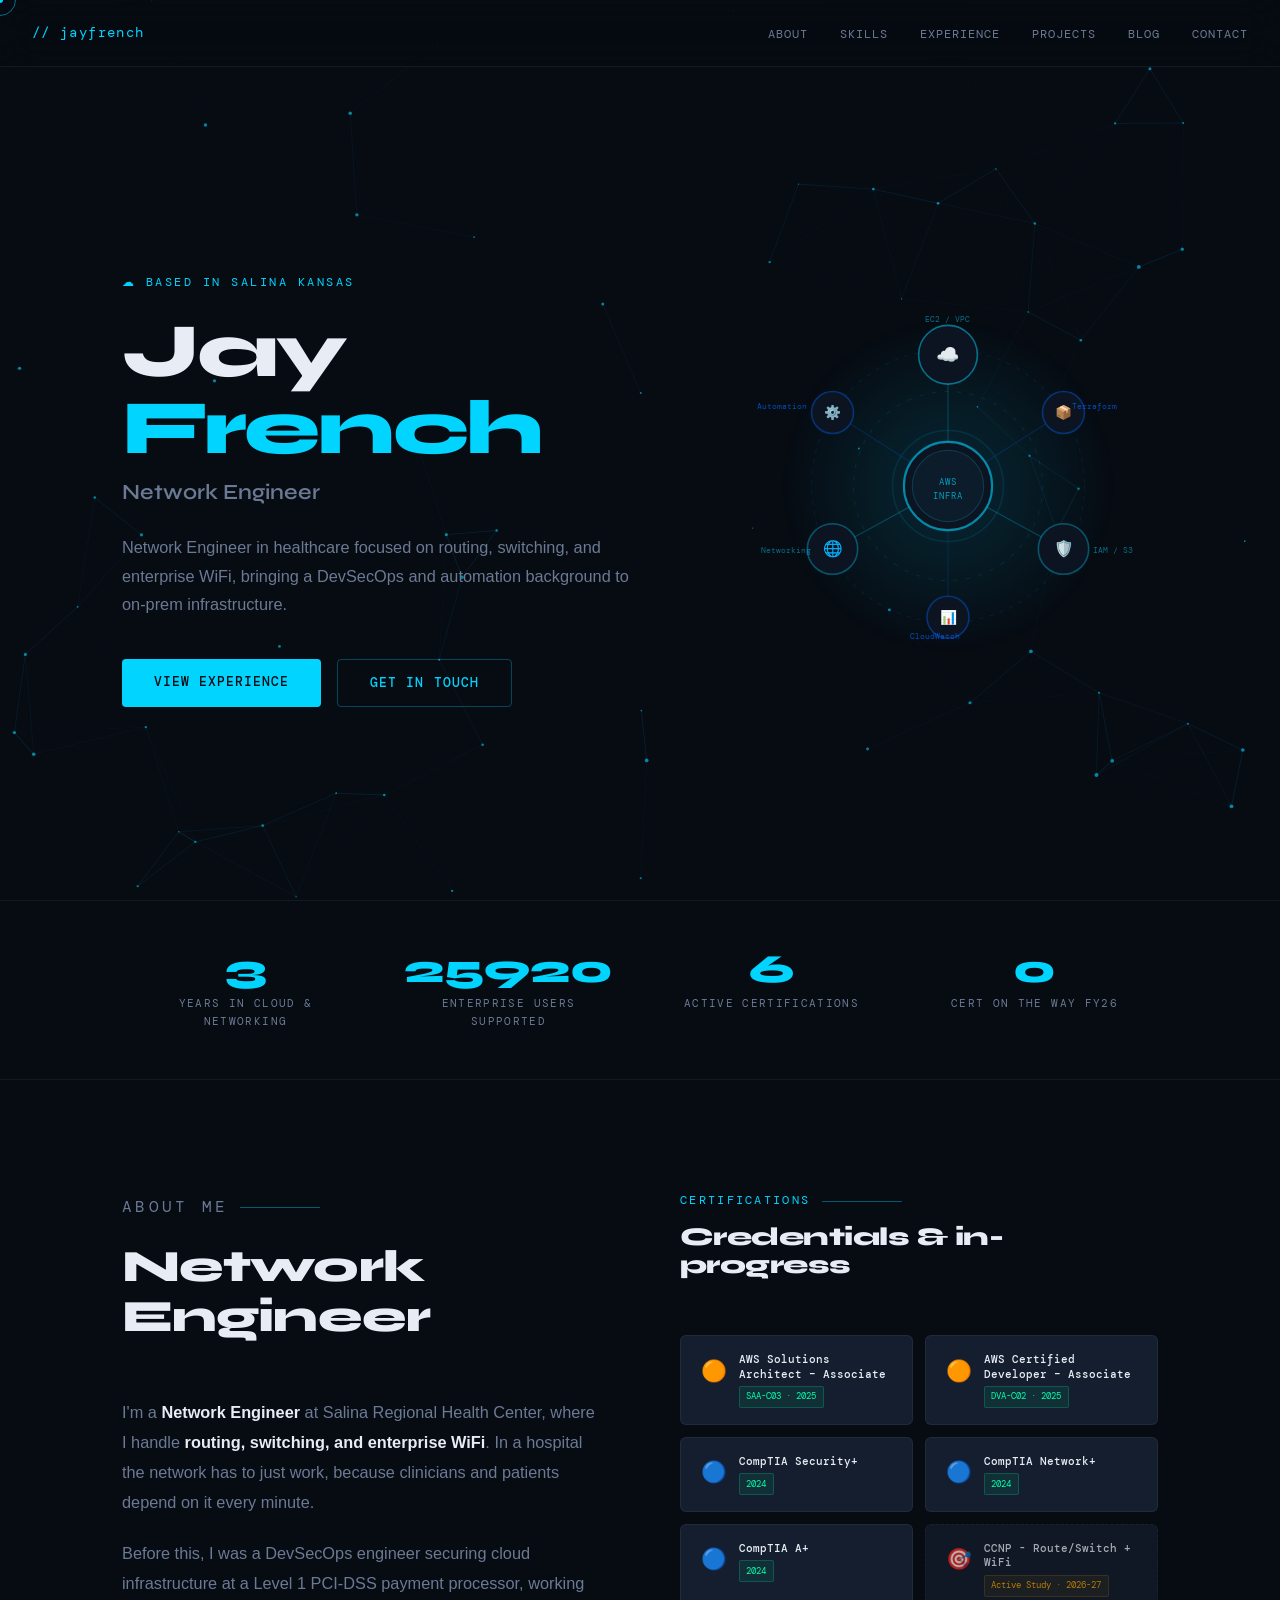
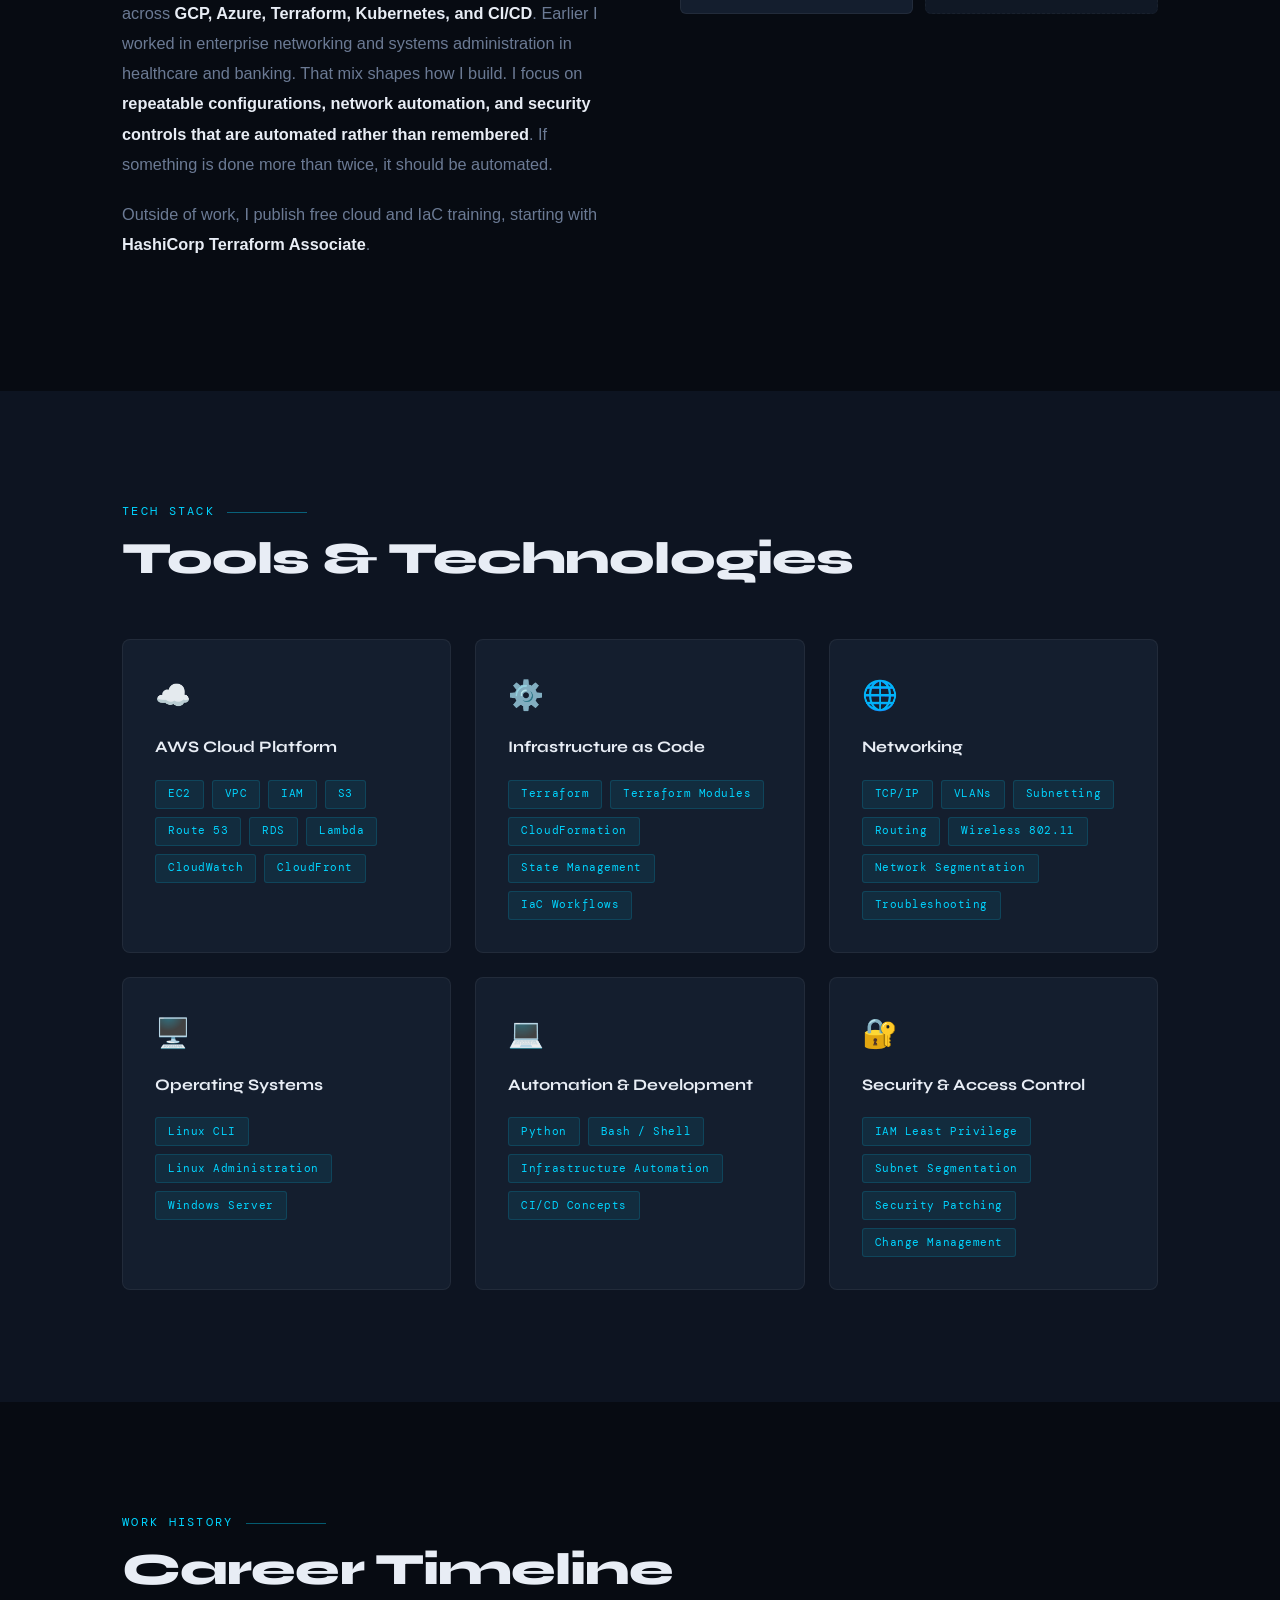
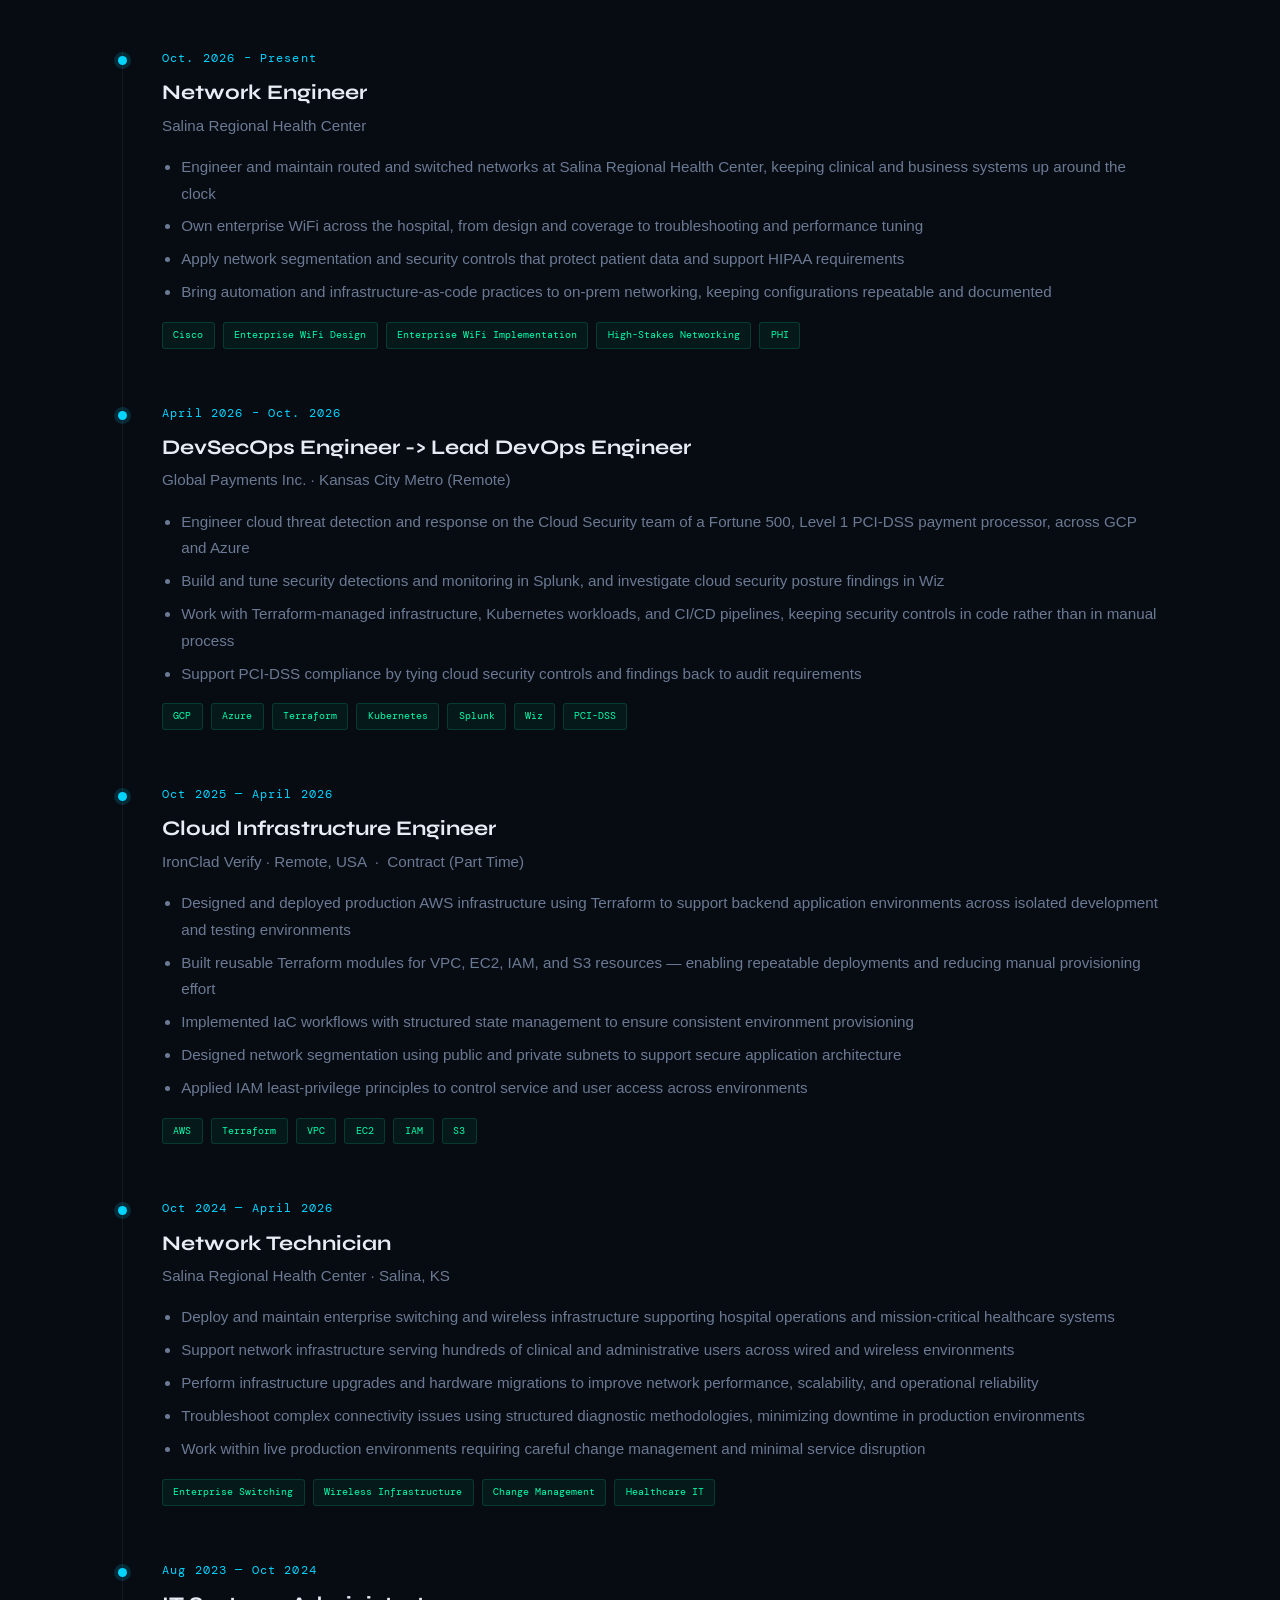
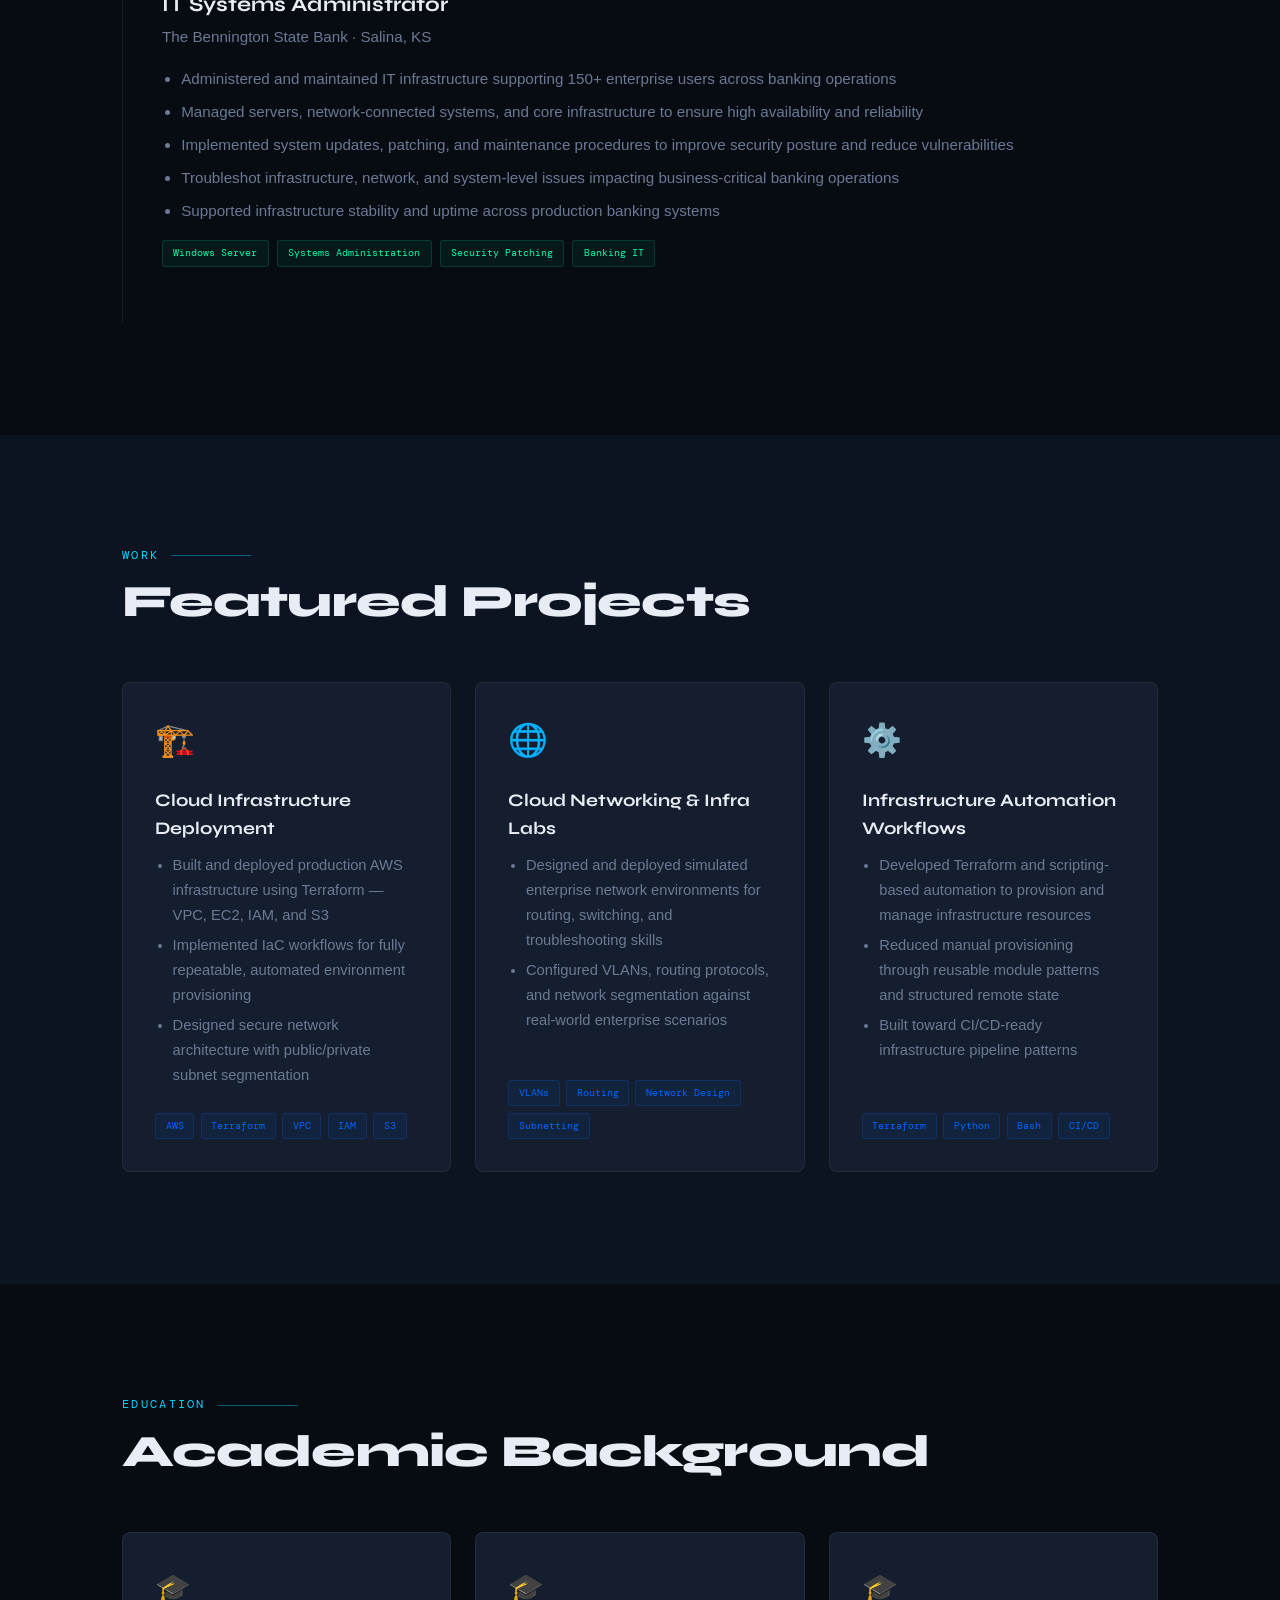
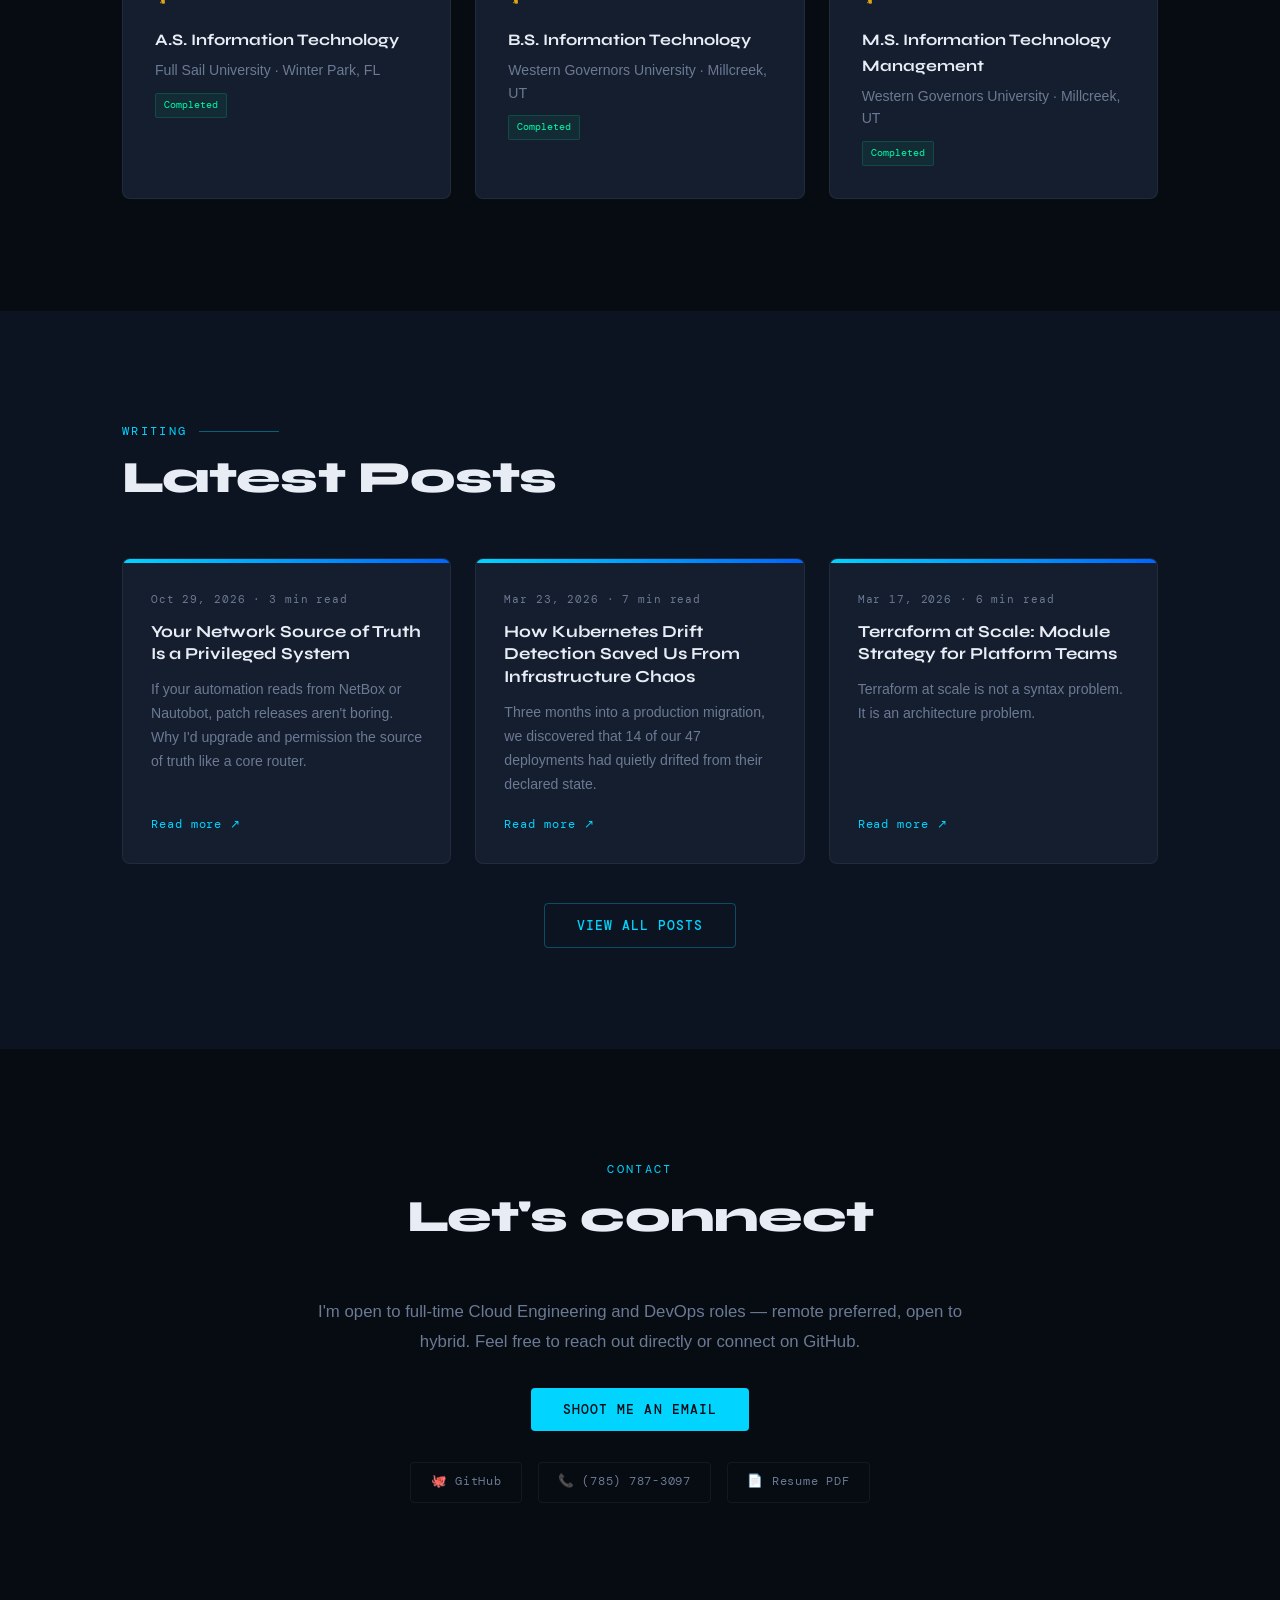
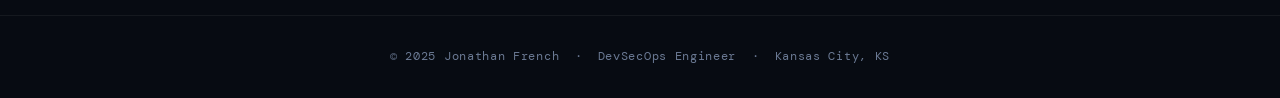
<file: site/index.html>
<!DOCTYPE html>
<html lang="en">
<head>
  <meta charset="UTF-8" />
  <meta name="viewport" content="width=device-width, initial-scale=1.0" />
  <title>Jay French — Network Engineer</title>
  <link rel="preconnect" href="https://fonts.googleapis.com" />
  <link rel="preconnect" href="https://fonts.gstatic.com" crossorigin />
  <link href="https://fonts.googleapis.com/css2?family=Syne:wght@400;600;700;800&family=DM+Mono:wght@300;400;500&family=Cabinet+Grotesk:wght@300;400;500;700&display=swap" rel="stylesheet" />
  <style>
    *, *::before, *::after { box-sizing: border-box; margin: 0; padding: 0; }
    :root {
      --bg:        #070b12;
      --bg2:       #0d1421;
      --bg3:       #111927;
      --surface:   #141e2e;
      --border:    rgba(255,255,255,0.06);
      --primary:   #00d4ff;
      --accent:    #0066ff;
      --green:     #00ffaa;
      --text:      #e8edf5;
      --muted:     #6b7a94;
      --font-display: 'Syne', sans-serif;
      --font-body:    'Cabinet Grotesk', sans-serif;
      --font-mono:    'DM Mono', monospace;
    }
    html { scroll-behavior: smooth; }
    body { background: var(--bg); color: var(--text); font-family: var(--font-body); font-size: 16px; line-height: 1.6; overflow-x: hidden; cursor: none; }
    #cursor-dot, #cursor-ring { position: fixed; top: 0; left: 0; border-radius: 50%; pointer-events: none; z-index: 9999; transform: translate(-50%, -50%); }
    #cursor-dot { width: 6px; height: 6px; background: var(--primary); }
    #cursor-ring { width: 32px; height: 32px; border: 1.5px solid rgba(0,212,255,0.5); transition: width 0.25s, height 0.25s, border-color 0.25s; }
    body:has(a:hover) #cursor-ring, body:has(button:hover) #cursor-ring { width: 48px; height: 48px; border-color: var(--primary); }
    #bg-canvas { position: fixed; inset: 0; z-index: 0; pointer-events: none; }
    .container { max-width: 1100px; margin: 0 auto; padding: 0 2rem; }
    section { position: relative; z-index: 1; }

    /* NAV */
    nav { position: fixed; top: 0; left: 0; right: 0; z-index: 100; padding: 1.25rem 2rem; display: flex; align-items: center; justify-content: space-between; background: rgba(7,11,18,0.7); backdrop-filter: blur(20px); border-bottom: 1px solid var(--border); }
    .nav-logo { font-family: var(--font-mono); font-size: 0.85rem; color: var(--primary); letter-spacing: 0.1em; text-decoration: none; }
    .nav-links { display: flex; gap: 2rem; list-style: none; }
    .nav-links a { font-family: var(--font-mono); font-size: 0.78rem; color: var(--muted); text-decoration: none; letter-spacing: 0.08em; text-transform: uppercase; transition: color 0.2s; }
    .nav-links a:hover { color: var(--primary); }

    /* HERO */
    #hero { min-height: 100vh; display: flex; align-items: center; padding-top: 80px; }
    .hero-inner { display: grid; grid-template-columns: 1fr 420px; gap: 4rem; align-items: center; width: 100%; max-width: 1100px; margin: 0 auto; padding: 0 2rem; }
    .hero-eyebrow { font-family: var(--font-mono); font-size: 0.78rem; color: var(--primary); letter-spacing: 0.2em; text-transform: uppercase; margin-bottom: 1.25rem; opacity: 0; animation: fadeUp 0.8s 0.2s forwards; }
    .hero-name { font-family: var(--font-display); font-size: clamp(3rem, 6vw, 5.2rem); font-weight: 800; line-height: 1.0; letter-spacing: -0.03em; margin-bottom: 0.5rem; opacity: 0; animation: fadeUp 0.8s 0.35s forwards; }
    .hero-name span { color: var(--primary); }
    .hero-title { font-family: var(--font-display); font-size: clamp(1rem, 2vw, 1.35rem); font-weight: 600; color: var(--muted); margin-bottom: 1.5rem; opacity: 0; animation: fadeUp 0.8s 0.5s forwards; }
    .hero-desc { font-size: 1.02rem; color: var(--muted); max-width: 520px; line-height: 1.75; margin-bottom: 2.5rem; opacity: 0; animation: fadeUp 0.8s 0.65s forwards; }
    .hero-ctas { display: flex; gap: 1rem; flex-wrap: wrap; opacity: 0; animation: fadeUp 0.8s 0.8s forwards; }
    .btn-primary { padding: 0.8rem 2rem; background: var(--primary); color: var(--bg); font-family: var(--font-mono); font-size: 0.8rem; font-weight: 500; letter-spacing: 0.08em; text-transform: uppercase; border: none; border-radius: 4px; text-decoration: none; cursor: none; transition: background 0.2s, transform 0.2s, box-shadow 0.2s; }
    .btn-primary:hover { background: #33deff; transform: translateY(-2px); box-shadow: 0 8px 30px rgba(0,212,255,0.35); }
    .btn-ghost { padding: 0.8rem 2rem; background: transparent; color: var(--primary); font-family: var(--font-mono); font-size: 0.8rem; font-weight: 500; letter-spacing: 0.08em; text-transform: uppercase; border: 1px solid rgba(0,212,255,0.3); border-radius: 4px; text-decoration: none; cursor: none; transition: border-color 0.2s, background 0.2s, transform 0.2s; }
    .btn-ghost:hover { border-color: var(--primary); background: rgba(0,212,255,0.06); transform: translateY(-2px); }
    .hero-visual { position: relative; opacity: 0; animation: fadeIn 1.2s 0.5s forwards; }
    .cloud-diagram { width: 100%; aspect-ratio: 1; }
    .cloud-diagram svg { width: 100%; height: 100%; overflow: visible; }

    /* STATS */
    .stats-bar { position: relative; z-index: 1; border-top: 1px solid var(--border); border-bottom: 1px solid var(--border); padding: 2rem 0; }
    .stats-grid { display: grid; grid-template-columns: repeat(4, 1fr); gap: 1rem; }
    .stat { text-align: center; padding: 1rem; }
    .stat-num { font-family: var(--font-display); font-size: 2.5rem; font-weight: 800; color: var(--primary); display: block; line-height: 1; }
    .stat-label { font-family: var(--font-mono); font-size: 0.7rem; color: var(--muted); letter-spacing: 0.12em; text-transform: uppercase; margin-top: 0.4rem; display: block; }

    /* SECTION HEADERS */
    .section-header { margin-bottom: 3.5rem; }
    .section-label { font-family: var(--font-mono); font-size: 0.72rem; color: var(--primary); letter-spacing: 0.2em; text-transform: uppercase; margin-bottom: 0.75rem; display: flex; align-items: center; gap: 0.75rem; }
    .section-label::after { content: ''; flex: 1; max-width: 80px; height: 1px; background: var(--primary); opacity: 0.4; }
    .section-title { font-family: var(--font-display); font-size: clamp(2rem, 3.5vw, 2.8rem); font-weight: 800; letter-spacing: -0.02em; line-height: 1.1; }

    /* ABOUT */
    #about { padding: 7rem 0; }
    .about-grid { display: grid; grid-template-columns: 1fr 1fr; gap: 5rem; align-items: start; }
    .about-text p { color: var(--muted); line-height: 1.85; margin-bottom: 1.25rem; font-size: 1.02rem; }
    .about-text p strong { color: var(--text); }
    .cert-grid { display: grid; grid-template-columns: 1fr 1fr; gap: 0.75rem; margin-top: 2rem; }
    .cert-card { padding: 1rem 1.25rem; background: var(--surface); border: 1px solid var(--border); border-radius: 6px; display: flex; align-items: flex-start; gap: 0.75rem; transition: border-color 0.2s, transform 0.2s; }
    .cert-card:hover { border-color: rgba(0,212,255,0.3); transform: translateY(-2px); }
    .cert-card.upcoming { border-style: dashed; opacity: 0.7; }
    .cert-card.upcoming:hover { opacity: 1; }
    .cert-icon { font-size: 1.3rem; flex-shrink: 0; margin-top: 0.1rem; }
    .cert-name { font-family: var(--font-mono); font-size: 0.68rem; color: var(--text); font-weight: 500; line-height: 1.35; }
    .cert-badge { font-family: var(--font-mono); font-size: 0.58rem; color: var(--green); background: rgba(0,255,170,0.08); border: 1px solid rgba(0,255,170,0.2); padding: 0.15rem 0.4rem; border-radius: 2px; margin-top: 0.3rem; display: inline-block; }
    .cert-badge.soon { color: #ffaa00; background: rgba(255,170,0,0.08); border-color: rgba(255,170,0,0.2); }

    /* SKILLS */
    #skills { padding: 7rem 0; background: var(--bg2); }
    .skills-grid { display: grid; grid-template-columns: repeat(3, 1fr); gap: 1.5rem; }
    .skill-category { padding: 2rem; background: var(--surface); border: 1px solid var(--border); border-radius: 8px; transition: border-color 0.3s, transform 0.3s; }
    .skill-category:hover { border-color: rgba(0,212,255,0.25); transform: translateY(-4px); }
    .skill-cat-icon { font-size: 1.8rem; margin-bottom: 1rem; }
    .skill-cat-title { font-family: var(--font-display); font-size: 1rem; font-weight: 700; margin-bottom: 1.25rem; }
    .skill-tags { display: flex; flex-wrap: wrap; gap: 0.5rem; }
    .skill-tag { font-family: var(--font-mono); font-size: 0.68rem; color: var(--primary); background: rgba(0,212,255,0.08); border: 1px solid rgba(0,212,255,0.15); padding: 0.3rem 0.75rem; border-radius: 3px; letter-spacing: 0.05em; }

    /* EXPERIENCE */
    #experience { padding: 7rem 0; }
    .timeline { position: relative; }
    .timeline::before { content: ''; position: absolute; left: 0; top: 0; bottom: 0; width: 1px; background: var(--border); }
    .timeline-item { padding-left: 2.5rem; padding-bottom: 3.5rem; position: relative; }
    .timeline-item::before { content: ''; position: absolute; left: -4px; top: 6px; width: 9px; height: 9px; background: var(--primary); border-radius: 50%; box-shadow: 0 0 0 4px rgba(0,212,255,0.15); }
    .timeline-date { font-family: var(--font-mono); font-size: 0.72rem; color: var(--primary); letter-spacing: 0.1em; margin-bottom: 0.5rem; }
    .timeline-role { font-family: var(--font-display); font-size: 1.3rem; font-weight: 700; margin-bottom: 0.25rem; }
    .timeline-company { font-size: 0.95rem; color: var(--muted); margin-bottom: 1rem; }
    .timeline-desc { color: var(--muted); font-size: 0.95rem; line-height: 1.75; }
    .timeline-desc ul { padding-left: 1.2rem; margin-top: 0.5rem; }
    .timeline-desc li { margin-bottom: 0.4rem; }
    .timeline-tags { display: flex; flex-wrap: wrap; gap: 0.5rem; margin-top: 1rem; }
    .timeline-tag { font-family: var(--font-mono); font-size: 0.65rem; color: var(--green); background: rgba(0,255,170,0.06); border: 1px solid rgba(0,255,170,0.15); padding: 0.25rem 0.65rem; border-radius: 3px; }

    /* PROJECTS */
    #projects { padding: 7rem 0; background: var(--bg2); }
    .projects-grid { display: grid; grid-template-columns: repeat(3, 1fr); gap: 1.5rem; }
    .project-card { background: var(--surface); border: 1px solid var(--border); border-radius: 8px; padding: 2rem; display: flex; flex-direction: column; transition: border-color 0.3s, transform 0.3s, box-shadow 0.3s; }
    .project-card:hover { border-color: rgba(0,212,255,0.3); transform: translateY(-6px); box-shadow: 0 20px 60px rgba(0,0,0,0.4); }
    .project-icon { font-size: 2rem; margin-bottom: 1.25rem; }
    .project-title { font-family: var(--font-display); font-size: 1.1rem; font-weight: 700; margin-bottom: 0.65rem; }
    .project-desc { font-size: 0.92rem; color: var(--muted); line-height: 1.7; flex: 1; margin-bottom: 1.25rem; }
    .project-desc ul { padding-left: 1.1rem; }
    .project-desc li { margin-bottom: 0.3rem; }
    .project-tags { display: flex; flex-wrap: wrap; gap: 0.4rem; }
    .project-tag { font-family: var(--font-mono); font-size: 0.65rem; color: var(--accent); background: rgba(0,102,255,0.08); border: 1px solid rgba(0,102,255,0.2); padding: 0.25rem 0.6rem; border-radius: 3px; }

    /* EDUCATION */
    #education { padding: 7rem 0; }
    .edu-grid { display: grid; grid-template-columns: repeat(3, 1fr); gap: 1.5rem; }
    .edu-card { background: var(--surface); border: 1px solid var(--border); border-radius: 8px; padding: 2rem; transition: border-color 0.3s, transform 0.3s; }
    .edu-card:hover { border-color: rgba(0,212,255,0.25); transform: translateY(-3px); }
    .edu-icon { font-size: 1.8rem; margin-bottom: 1rem; }
    .edu-degree { font-family: var(--font-display); font-size: 1rem; font-weight: 700; margin-bottom: 0.4rem; }
    .edu-school { font-size: 0.88rem; color: var(--muted); margin-bottom: 0.5rem; }
    .edu-note { font-family: var(--font-mono); font-size: 0.65rem; color: var(--green); background: rgba(0,255,170,0.06); border: 1px solid rgba(0,255,170,0.15); padding: 0.2rem 0.5rem; border-radius: 2px; display: inline-block; }
    .edu-note.in-progress { color: #ffaa00; background: rgba(255,170,0,0.06); border-color: rgba(255,170,0,0.18); }

    /* BLOG */
    #blog { padding: 7rem 0; background: var(--bg2); }
    .blog-grid { display: grid; grid-template-columns: repeat(3, 1fr); gap: 1.5rem; margin-bottom: 3rem; }
    .blog-card { background: var(--surface); border: 1px solid var(--border); border-radius: 8px; overflow: hidden; text-decoration: none; color: inherit; display: flex; flex-direction: column; transition: border-color 0.3s, transform 0.3s; }
    .blog-card:hover { border-color: rgba(0,212,255,0.3); transform: translateY(-4px); }
    .blog-card-accent { height: 4px; background: linear-gradient(90deg, var(--primary), var(--accent)); }
    .blog-card-body { padding: 1.75rem; flex: 1; display: flex; flex-direction: column; }
    .blog-meta { font-family: var(--font-mono); font-size: 0.68rem; color: var(--muted); letter-spacing: 0.08em; margin-bottom: 0.75rem; }
    .blog-card-title { font-family: var(--font-display); font-size: 1.05rem; font-weight: 700; line-height: 1.35; margin-bottom: 0.75rem; }
    .blog-excerpt { font-size: 0.88rem; color: var(--muted); line-height: 1.7; flex: 1; }
    .blog-read-more { font-family: var(--font-mono); font-size: 0.72rem; color: var(--primary); letter-spacing: 0.08em; margin-top: 1.25rem; }
    .view-all { text-align: center; }

    /* CONTACT */
    #contact { padding: 7rem 0; }
    .contact-inner { max-width: 680px; margin: 0 auto; text-align: center; }
    .contact-inner .section-label { justify-content: center; }
    .contact-inner .section-label::after { display: none; }
    .contact-desc { color: var(--muted); font-size: 1.05rem; line-height: 1.75; margin: 1.5rem 0 2.5rem; }
    .contact-links { display: flex; gap: 1rem; justify-content: center; flex-wrap: wrap; margin-top: 2.5rem; }
    .contact-link { display: flex; align-items: center; gap: 0.5rem; font-family: var(--font-mono); font-size: 0.78rem; color: var(--muted); text-decoration: none; padding: 0.6rem 1.2rem; border: 1px solid var(--border); border-radius: 4px; letter-spacing: 0.06em; transition: color 0.2s, border-color 0.2s; }
    .contact-link:hover { color: var(--primary); border-color: rgba(0,212,255,0.3); }

    footer { border-top: 1px solid var(--border); padding: 2rem; text-align: center; position: relative; z-index: 1; }
    footer p { font-family: var(--font-mono); font-size: 0.72rem; color: var(--muted); letter-spacing: 0.06em; }

    @keyframes fadeUp { from { opacity:0; transform:translateY(24px); } to { opacity:1; transform:translateY(0); } }
    @keyframes fadeIn { from { opacity:0; } to { opacity:1; } }
    .reveal { opacity:0; transform:translateY(32px); transition:opacity 0.7s ease,transform 0.7s ease; }
    .reveal.visible { opacity:1; transform:none; }

    @media (max-width:900px) {
      .hero-inner { grid-template-columns:1fr; }
      .hero-visual { display:none; }
      .about-grid { grid-template-columns:1fr; gap:2.5rem; }
      .skills-grid, .projects-grid { grid-template-columns:1fr 1fr; }
      .blog-grid, .edu-grid { grid-template-columns:1fr 1fr; }
      .stats-grid { grid-template-columns:1fr 1fr; }
    }
    @media (max-width:600px) {
      .skills-grid,.projects-grid,.blog-grid,.cert-grid,.edu-grid { grid-template-columns:1fr; }
      .stats-grid { grid-template-columns:1fr 1fr; }
      body { cursor:auto; }
      #cursor-dot,#cursor-ring { display:none; }
    }
  </style>
</head>
<body>

  <div id="cursor-dot"></div>
  <div id="cursor-ring"></div>
  <canvas id="bg-canvas"></canvas>

  <nav>
    <a href="#hero" class="nav-logo">// jayfrench</a>
    <ul class="nav-links">
      <li><a href="#about">About</a></li>
      <li><a href="#skills">Skills</a></li>
      <li><a href="#experience">Experience</a></li>
      <li><a href="#projects">Projects</a></li>
      <li><a href="blog.html">Blog</a></li>
      <li><a href="#contact">Contact</a></li>
    </ul>
  </nav>

  <!-- HERO -->
  <section id="hero">
    <div class="hero-inner">
      <div class="hero-content">
        <p class="hero-eyebrow">☁ Based in Salina Kansas</p>
        <h1 class="hero-name">Jay<br><span>French</span></h1>
        <p class="hero-title">Network Engineer</p>
        <p class="hero-desc">
          Network Engineer in healthcare focused on routing, switching, and enterprise WiFi, bringing a DevSecOps and automation background to on-prem infrastructure.
        </p>
        <div class="hero-ctas">
          <a href="#experience" class="btn-primary">View Experience</a>
          <a href="#contact" class="btn-ghost">Get In Touch</a>
        </div>
      </div>
      <div class="hero-visual">
        <div class="cloud-diagram">
          <svg viewBox="0 0 400 400" xmlns="http://www.w3.org/2000/svg">
            <defs>
              <radialGradient id="glow1" cx="50%" cy="50%" r="50%">
                <stop offset="0%" stop-color="#00d4ff" stop-opacity="0.15"/>
                <stop offset="100%" stop-color="#00d4ff" stop-opacity="0"/>
              </radialGradient>
            </defs>
            <circle cx="200" cy="200" r="160" fill="url(#glow1)"/>
            <circle cx="200" cy="200" r="130" fill="none" stroke="rgba(0,212,255,0.07)" stroke-width="1" stroke-dasharray="4 6"/>
            <circle cx="200" cy="200" r="90"  fill="none" stroke="rgba(0,212,255,0.1)"  stroke-width="1" stroke-dasharray="4 8"/>
            <line x1="200" y1="200" x2="200" y2="75"  stroke="rgba(0,212,255,0.25)" stroke-width="1"/>
            <line x1="200" y1="200" x2="310" y2="260" stroke="rgba(0,212,255,0.25)" stroke-width="1"/>
            <line x1="200" y1="200" x2="90"  y2="260" stroke="rgba(0,212,255,0.25)" stroke-width="1"/>
            <line x1="200" y1="200" x2="310" y2="130" stroke="rgba(0,102,255,0.2)"  stroke-width="1"/>
            <line x1="200" y1="200" x2="90"  y2="130" stroke="rgba(0,102,255,0.2)"  stroke-width="1"/>
            <line x1="200" y1="200" x2="200" y2="325" stroke="rgba(0,102,255,0.2)"  stroke-width="1"/>
            <g transform="translate(200,75)"> <circle r="28" fill="#0d1421" stroke="rgba(0,212,255,0.5)" stroke-width="1.5"/><text y="1" text-anchor="middle" dominant-baseline="middle" font-size="18">☁️</text></g>
            <g transform="translate(310,260)"><circle r="24" fill="#0d1421" stroke="rgba(0,212,255,0.35)" stroke-width="1.5"/><text y="1" text-anchor="middle" dominant-baseline="middle" font-size="15">🛡️</text></g>
            <g transform="translate(90,260)"> <circle r="24" fill="#0d1421" stroke="rgba(0,212,255,0.35)" stroke-width="1.5"/><text y="1" text-anchor="middle" dominant-baseline="middle" font-size="15">🌐</text></g>
            <g transform="translate(310,130)"><circle r="20" fill="#0d1421" stroke="rgba(0,102,255,0.4)"  stroke-width="1.5"/><text y="1" text-anchor="middle" dominant-baseline="middle" font-size="13">📦</text></g>
            <g transform="translate(90,130)"> <circle r="20" fill="#0d1421" stroke="rgba(0,102,255,0.4)"  stroke-width="1.5"/><text y="1" text-anchor="middle" dominant-baseline="middle" font-size="13">⚙️</text></g>
            <g transform="translate(200,325)"><circle r="20" fill="#0d1421" stroke="rgba(0,102,255,0.4)"  stroke-width="1.5"/><text y="1" text-anchor="middle" dominant-baseline="middle" font-size="13">📊</text></g>
            <circle cx="200" cy="200" r="42" fill="#0d1421" stroke="rgba(0,212,255,0.6)" stroke-width="2"/>
            <circle cx="200" cy="200" r="34" fill="rgba(0,212,255,0.04)" stroke="rgba(0,212,255,0.2)" stroke-width="1"/>
            <text x="200" y="197" text-anchor="middle" dominant-baseline="middle" font-family="'DM Mono',monospace" font-size="9" fill="rgba(0,212,255,0.7)" letter-spacing="1">AWS</text>
            <text x="200" y="210" text-anchor="middle" dominant-baseline="middle" font-family="'DM Mono',monospace" font-size="9" fill="rgba(0,212,255,0.7)" letter-spacing="1">INFRA</text>
            <circle cx="200" cy="200" r="50" fill="none" stroke="rgba(0,212,255,0.25)" stroke-width="1.5">
              <animate attributeName="r" values="46;80;46" dur="3s" repeatCount="indefinite"/>
              <animate attributeName="opacity" values="0.5;0;0.5" dur="3s" repeatCount="indefinite"/>
            </circle>
            <text x="200" y="44"  text-anchor="middle" font-family="'DM Mono',monospace" font-size="8" fill="rgba(0,212,255,0.5)">EC2 / VPC</text>
            <text x="338" y="264" font-family="'DM Mono',monospace" font-size="8" fill="rgba(0,212,255,0.5)">IAM / S3</text>
            <text x="22"  y="264" font-family="'DM Mono',monospace" font-size="8" fill="rgba(0,212,255,0.5)">Networking</text>
            <text x="318" y="127" font-family="'DM Mono',monospace" font-size="8" fill="rgba(0,102,255,0.7)">Terraform</text>
            <text x="18"  y="127" font-family="'DM Mono',monospace" font-size="8" fill="rgba(0,102,255,0.7)">Automation</text>
            <text x="164" y="346" font-family="'DM Mono',monospace" font-size="8" fill="rgba(0,102,255,0.7)">CloudWatch</text>
          </svg>
        </div>
      </div>
    </div>
  </section>

  <!-- STATS -->
  <div class="stats-bar">
    <div class="container">
      <div class="stats-grid">
        <div class="stat reveal"><span class="stat-num" data-target="4">0</span><span class="stat-label">Years in Cloud &amp; Networking</span></div>
        <div class="stat reveal"><span class="stat-num" data-target="30000">0</span><span class="stat-label">Enterprise Users Supported</span></div>
        <div class="stat reveal"><span class="stat-num" data-target="7">0</span><span class="stat-label">Active Certifications</span></div>
        <div class="stat reveal"><span class="stat-num" data-target="1">0</span><span class="stat-label">Cert on the way FY26</span></div>
      </div>
    </div>
  </div>

  <!-- ABOUT -->
  <section id="about">
    <div class="container">
      <div class="about-grid">
        <div class="about-text reveal">
          <div class="section-header">
            <p class="section-label">About Me</p>
            <h2 class="section-title">Network Engineer</h2>
          </div>
            <p>I'm a <strong>Network Engineer</strong> at Salina Regional Health Center, where I handle <strong>routing, switching, and enterprise WiFi</strong>. In a hospital the network has to just work, because clinicians and patients depend on it every minute.</p>
            <p>Before this, I was a DevSecOps engineer securing cloud infrastructure at a Level 1 PCI-DSS payment processor, working across <strong>GCP, Azure, Terraform, Kubernetes, and CI/CD</strong>. Earlier I worked in enterprise networking and systems administration in healthcare and banking. That mix shapes how I build. I focus on <strong>repeatable configurations, network automation, and security controls that are automated rather than remembered</strong>. If something is done more than twice, it should be automated.</p>
            <p>Outside of work, I publish free cloud and IaC training, starting with <strong>HashiCorp Terraform Associate</strong>.</p>  
        </div>
        <div class="reveal">
          <div class="section-header">
            <p class="section-label">Certifications</p>
            <h2 class="section-title" style="font-size:1.6rem;">Credentials &amp; in-progress</h2>
          </div>
          <div class="cert-grid">
            <div class="cert-card">
              <span class="cert-icon">🟠</span>
              <div>
                <div class="cert-name">AWS Solutions Architect – Associate</div>
                <span class="cert-badge">SAA-C03 · 2025</span>
              </div>
            </div>
            <div class="cert-card">
              <span class="cert-icon">🟠</span>
              <div>
                <div class="cert-name">AWS Certified Developer – Associate</div>
                <span class="cert-badge">DVA-C02 · 2025</span>
              </div>
            </div>
            <div class="cert-card">
              <span class="cert-icon">🔵</span>
              <div>
                <div class="cert-name">CompTIA Security+</div>
                <span class="cert-badge">2024</span>
              </div>
            </div>
            <div class="cert-card">
              <span class="cert-icon">🔵</span>
              <div>
                <div class="cert-name">CompTIA Network+</div>
                <span class="cert-badge">2024</span>
              </div>
            </div>
            <div class="cert-card">
              <span class="cert-icon">🔵</span>
              <div>
                <div class="cert-name">CompTIA A+</div>
                <span class="cert-badge">2024</span>
              </div>
            </div>
            <div class="cert-card upcoming">
              <span class="cert-icon">🎯</span>
              <div>
                <div class="cert-name">CCNP - Route/Switch + WiFi</div>
                <span class="cert-badge soon">Active Study · 2026-27</span>
              </div>
            </div>
          </div>
        </div>
      </div>
    </div>
  </section>

  <!-- SKILLS -->
  <section id="skills">
    <div class="container">
      <div class="section-header reveal">
        <p class="section-label">Tech Stack</p>
        <h2 class="section-title">Tools &amp; Technologies</h2>
      </div>
      <div class="skills-grid">
        <div class="skill-category reveal">
          <div class="skill-cat-icon">☁️</div>
          <div class="skill-cat-title">AWS Cloud Platform</div>
          <div class="skill-tags">
            <span class="skill-tag">EC2</span><span class="skill-tag">VPC</span><span class="skill-tag">IAM</span>
            <span class="skill-tag">S3</span><span class="skill-tag">Route 53</span><span class="skill-tag">RDS</span>
            <span class="skill-tag">Lambda</span><span class="skill-tag">CloudWatch</span><span class="skill-tag">CloudFront</span>
          </div>
        </div>
        <div class="skill-category reveal">
          <div class="skill-cat-icon">⚙️</div>
          <div class="skill-cat-title">Infrastructure as Code</div>
          <div class="skill-tags">
            <span class="skill-tag">Terraform</span><span class="skill-tag">Terraform Modules</span>
            <span class="skill-tag">CloudFormation</span><span class="skill-tag">State Management</span>
            <span class="skill-tag">IaC Workflows</span>
          </div>
        </div>
        <div class="skill-category reveal">
          <div class="skill-cat-icon">🌐</div>
          <div class="skill-cat-title">Networking</div>
          <div class="skill-tags">
            <span class="skill-tag">TCP/IP</span><span class="skill-tag">VLANs</span><span class="skill-tag">Subnetting</span>
            <span class="skill-tag">Routing</span><span class="skill-tag">Wireless 802.11</span>
            <span class="skill-tag">Network Segmentation</span><span class="skill-tag">Troubleshooting</span>
          </div>
        </div>
        <div class="skill-category reveal">
          <div class="skill-cat-icon">🖥️</div>
          <div class="skill-cat-title">Operating Systems</div>
          <div class="skill-tags">
            <span class="skill-tag">Linux CLI</span><span class="skill-tag">Linux Administration</span>
            <span class="skill-tag">Windows Server</span>
          </div>
        </div>
        <div class="skill-category reveal">
          <div class="skill-cat-icon">💻</div>
          <div class="skill-cat-title">Automation &amp; Development</div>
          <div class="skill-tags">
            <span class="skill-tag">Python</span><span class="skill-tag">Bash / Shell</span>
            <span class="skill-tag">Infrastructure Automation</span><span class="skill-tag">CI/CD Concepts</span>
          </div>
        </div>
        <div class="skill-category reveal">
          <div class="skill-cat-icon">🔐</div>
          <div class="skill-cat-title">Security &amp; Access Control</div>
          <div class="skill-tags">
            <span class="skill-tag">IAM Least Privilege</span><span class="skill-tag">Subnet Segmentation</span>
            <span class="skill-tag">Security Patching</span><span class="skill-tag">Change Management</span>
          </div>
        </div>
      </div>
    </div>
  </section>

  <!-- EXPERIENCE -->
  <section id="experience">
    <div class="container">
      <div class="section-header reveal">
        <p class="section-label">Work History</p>
        <h2 class="section-title">Career Timeline</h2>
      </div>
      <div class="timeline">

        <div class="timeline-item reveal">
          <div class="timeline-date">Oct. 2026 – Present</div>
          <div class="timeline-role">Network Engineer</div>
          <div class="timeline-company">Salina Regional Health Center</div>
          <div class="timeline-desc">
            <ul>
              <li>Engineer and maintain routed and switched networks at Salina Regional Health Center, keeping clinical and business systems up around the clock</li>
              <li>Own enterprise WiFi across the hospital, from design and coverage to troubleshooting and performance tuning</li>
              <li>Apply network segmentation and security controls that protect patient data and support HIPAA requirements</li>
              <li>Bring automation and infrastructure-as-code practices to on-prem networking, keeping configurations repeatable and documented</li>
            </ul>
          </div>
          <div class="timeline-tags">
            <span class="timeline-tag">Cisco</span><span class="timeline-tag">Enterprise WiFi Design</span><span class="timeline-tag">Enterprise WiFi Implementation</span>
            <span class="timeline-tag">High-Stakes Networking</span><span class="timeline-tag">PHI</span>
          </div>
        </div>

        <div class="timeline-item reveal">
          <div class="timeline-date">April 2026 – Oct. 2026</div>
          <div class="timeline-role">DevSecOps Engineer -> Lead DevOps Engineer</div>
          <div class="timeline-company">Global Payments Inc. · Kansas City Metro (Remote)</div>
          <div class="timeline-desc">
            <ul>
              <li>Engineer cloud threat detection and response on the Cloud Security team of a Fortune 500, Level 1 PCI-DSS payment processor, across GCP and Azure</li>
              <li>Build and tune security detections and monitoring in Splunk, and investigate cloud security posture findings in Wiz</li>
              <li>Work with Terraform-managed infrastructure, Kubernetes workloads, and CI/CD pipelines, keeping security controls in code rather than in manual process</li>
              <li>Support PCI-DSS compliance by tying cloud security controls and findings back to audit requirements</li>
            </ul>
          </div>
          <div class="timeline-tags">
            <span class="timeline-tag">GCP</span><span class="timeline-tag">Azure</span><span class="timeline-tag">Terraform</span>
            <span class="timeline-tag">Kubernetes</span><span class="timeline-tag">Splunk</span><span class="timeline-tag">Wiz</span><span class="timeline-tag">PCI-DSS</span>
          </div>
        </div>

        <div class="timeline-item reveal">
          <div class="timeline-date">Oct 2025 — April 2026</div>
          <div class="timeline-role">Cloud Infrastructure Engineer</div>
          <div class="timeline-company">IronClad Verify · Remote, USA &nbsp;·&nbsp; Contract (Part Time)</div>
          <div class="timeline-desc">
            <ul>
              <li>Designed and deployed production AWS infrastructure using Terraform to support backend application environments across isolated development and testing environments</li>
              <li>Built reusable Terraform modules for VPC, EC2, IAM, and S3 resources — enabling repeatable deployments and reducing manual provisioning effort</li>
              <li>Implemented IaC workflows with structured state management to ensure consistent environment provisioning</li>
              <li>Designed network segmentation using public and private subnets to support secure application architecture</li>
              <li>Applied IAM least-privilege principles to control service and user access across environments</li>
            </ul>
          </div>
          <div class="timeline-tags">
            <span class="timeline-tag">AWS</span><span class="timeline-tag">Terraform</span><span class="timeline-tag">VPC</span>
            <span class="timeline-tag">EC2</span><span class="timeline-tag">IAM</span><span class="timeline-tag">S3</span>
          </div>
        </div>

        <div class="timeline-item reveal">
          <div class="timeline-date">Oct 2024 — April 2026</div>
          <div class="timeline-role">Network Technician</div>
          <div class="timeline-company">Salina Regional Health Center · Salina, KS</div>
          <div class="timeline-desc">
            <ul>
              <li>Deploy and maintain enterprise switching and wireless infrastructure supporting hospital operations and mission-critical healthcare systems</li>
              <li>Support network infrastructure serving hundreds of clinical and administrative users across wired and wireless environments</li>
              <li>Perform infrastructure upgrades and hardware migrations to improve network performance, scalability, and operational reliability</li>
              <li>Troubleshoot complex connectivity issues using structured diagnostic methodologies, minimizing downtime in production environments</li>
              <li>Work within live production environments requiring careful change management and minimal service disruption</li>
            </ul>
          </div>
          <div class="timeline-tags">
            <span class="timeline-tag">Enterprise Switching</span><span class="timeline-tag">Wireless Infrastructure</span>
            <span class="timeline-tag">Change Management</span><span class="timeline-tag">Healthcare IT</span>
          </div>
        </div>

        <div class="timeline-item reveal">
          <div class="timeline-date">Aug 2023 — Oct 2024</div>
          <div class="timeline-role">IT Systems Administrator</div>
          <div class="timeline-company">The Bennington State Bank · Salina, KS</div>
          <div class="timeline-desc">
            <ul>
              <li>Administered and maintained IT infrastructure supporting 150+ enterprise users across banking operations</li>
              <li>Managed servers, network-connected systems, and core infrastructure to ensure high availability and reliability</li>
              <li>Implemented system updates, patching, and maintenance procedures to improve security posture and reduce vulnerabilities</li>
              <li>Troubleshot infrastructure, network, and system-level issues impacting business-critical banking operations</li>
              <li>Supported infrastructure stability and uptime across production banking systems</li>
            </ul>
          </div>
          <div class="timeline-tags">
            <span class="timeline-tag">Windows Server</span><span class="timeline-tag">Systems Administration</span>
            <span class="timeline-tag">Security Patching</span><span class="timeline-tag">Banking IT</span>
          </div>
        </div>

      </div>
    </div>
  </section>

  <!-- PROJECTS -->
  <section id="projects">
    <div class="container">
      <div class="section-header reveal">
        <p class="section-label">Work</p>
        <h2 class="section-title">Featured Projects</h2>
      </div>
      <div class="projects-grid">
        <div class="project-card reveal">
          <div class="project-icon">🏗️</div>
          <div class="project-title">Cloud Infrastructure Deployment</div>
          <div class="project-desc">
            <ul>
              <li>Built and deployed production AWS infrastructure using Terraform — VPC, EC2, IAM, and S3</li>
              <li>Implemented IaC workflows for fully repeatable, automated environment provisioning</li>
              <li>Designed secure network architecture with public/private subnet segmentation</li>
            </ul>
          </div>
          <div class="project-tags">
            <span class="project-tag">AWS</span><span class="project-tag">Terraform</span>
            <span class="project-tag">VPC</span><span class="project-tag">IAM</span><span class="project-tag">S3</span>
          </div>
        </div>
        <div class="project-card reveal">
          <div class="project-icon">🌐</div>
          <div class="project-title">Cloud Networking &amp; Infra Labs</div>
          <div class="project-desc">
            <ul>
              <li>Designed and deployed simulated enterprise network environments for routing, switching, and troubleshooting skills</li>
              <li>Configured VLANs, routing protocols, and network segmentation against real-world enterprise scenarios</li>
            </ul>
          </div>
          <div class="project-tags">
            <span class="project-tag">VLANs</span><span class="project-tag">Routing</span>
            <span class="project-tag">Network Design</span><span class="project-tag">Subnetting</span>
          </div>
        </div>
        <div class="project-card reveal">
          <div class="project-icon">⚙️</div>
          <div class="project-title">Infrastructure Automation Workflows</div>
          <div class="project-desc">
            <ul>
              <li>Developed Terraform and scripting-based automation to provision and manage infrastructure resources</li>
              <li>Reduced manual provisioning through reusable module patterns and structured remote state</li>
              <li>Built toward CI/CD-ready infrastructure pipeline patterns</li>
            </ul>
          </div>
          <div class="project-tags">
            <span class="project-tag">Terraform</span><span class="project-tag">Python</span>
            <span class="project-tag">Bash</span><span class="project-tag">CI/CD</span>
          </div>
        </div>
      </div>
    </div>
  </section>

  <!-- EDUCATION -->
  <section id="education">
    <div class="container">
      <div class="section-header reveal">
        <p class="section-label">Education</p>
        <h2 class="section-title">Academic Background</h2>
      </div>
      <div class="edu-grid">
        <div class="edu-card reveal">
          <div class="edu-icon">🎓</div>
          <div class="edu-degree">A.S. Information Technology</div>
          <div class="edu-school">Full Sail University · Winter Park, FL</div>
          <span class="edu-note">Completed</span>
        </div>
        <div class="edu-card reveal">
          <div class="edu-icon">🎓</div>
          <div class="edu-degree">B.S. Information Technology</div>
          <div class="edu-school">Western Governors University · Millcreek, UT</div>
          <span class="edu-note">Completed</span>
        </div>
        <div class="edu-card reveal">
          <div class="edu-icon">🎓</div>
          <div class="edu-degree">M.S. Information Technology Management</div>
          <div class="edu-school">Western Governors University · Millcreek, UT</div>
          <span class="edu-note">Completed</span>
        </div>
      </div>
    </div>
  </section>

  <!-- BLOG PREVIEW -->
  <section id="blog">
    <div class="container">
      <div class="section-header reveal">
        <p class="section-label">Writing</p>
        <h2 class="section-title">Latest Posts</h2>
      </div>
      <div class="blog-grid">
        <a href="posts/network-source-of-truth-is-privileged.html" class="blog-card reveal">
          <div class="blog-card-accent"></div>
          <div class="blog-card-body">
            <div class="blog-meta">Oct 29, 2026 · 3 min read</div>
            <div class="blog-card-title">Your Network Source of Truth Is a Privileged System</div>
            <div class="blog-excerpt">If your automation reads from NetBox or Nautobot, patch releases aren't boring. Why I'd upgrade and permission the source of truth like a core router.</div>
            <div class="blog-read-more">Read more ↗</div>
          </div>
        </a>
        <a href="posts/how-kubernetes-saved-us.html" class="blog-card reveal">
          <div class="blog-card-accent"></div>
          <div class="blog-card-body">
            <div class="blog-meta">Mar 23, 2026 · 7 min read</div>
            <div class="blog-card-title">How Kubernetes Drift Detection Saved Us From Infrastructure Chaos</div>
            <div class="blog-excerpt">Three months into a production migration, we discovered that 14 of our 47 deployments had quietly drifted from their declared state.</div>
            <div class="blog-read-more">Read more ↗</div>
          </div>
        </a>
        <a href="posts/terraform-at-scale.html" class="blog-card reveal">
          <div class="blog-card-accent"></div>
          <div class="blog-card-body">
            <div class="blog-meta">Mar 17, 2026 · 6 min read</div>
            <div class="blog-card-title">Terraform at Scale: Module Strategy for Platform Teams</div>
            <div class="blog-excerpt">Terraform at scale is not a syntax problem. It is an architecture problem.</div>
            <div class="blog-read-more">Read more ↗</div>
          </div>
        </a>
      </div>
      <div class="view-all reveal">
        <a href="blog.html" class="btn-ghost">View All Posts</a>
      </div>
    </div>
  </section>

  <!-- CONTACT -->
  <section id="contact">
    <div class="container">
      <div class="contact-inner reveal">
        <div class="section-header">
          <p class="section-label">Contact</p>
          <h2 class="section-title">Let's connect</h2>
        </div>
        <p class="contact-desc">
          I'm open to full-time Cloud Engineering and DevOps roles — remote preferred, open to hybrid.
          Feel free to reach out directly or connect on GitHub.
        </p>
        <a href="mailto:jonathanbrofrench@gmail.com" class="btn-primary">Shoot Me an Email</a>
        <div class="contact-links">
          <a href="https://github.com/jayshun2" class="contact-link" target="_blank">🐙 GitHub</a>
          <a href="tel:7857873097" class="contact-link">📞 (785) 787-3097</a>
          <a href="jfrench9282026.pdf" class="contact-link" target="_blank">📄 Resume PDF</a>
        </div>
      </div>
    </div>
  </section>

  <footer>
    <p>© 2025 Jonathan French &nbsp;·&nbsp; DevSecOps Engineer &nbsp;·&nbsp; Kansas City, KS</p>
  </footer>

  <script>
    // Cursor
    const dot=document.getElementById('cursor-dot'),ring=document.getElementById('cursor-ring');
    let mx=0,my=0,rx=0,ry=0;
    document.addEventListener('mousemove',e=>{mx=e.clientX;my=e.clientY;});
    (function a(){rx+=(mx-rx)*.15;ry+=(my-ry)*.15;dot.style.left=mx+'px';dot.style.top=my+'px';ring.style.left=rx+'px';ring.style.top=ry+'px';requestAnimationFrame(a);})();

    // Canvas
    const canvas=document.getElementById('bg-canvas'),ctx=canvas.getContext('2d');
    let W,H,particles=[];
    function resize(){W=canvas.width=window.innerWidth;H=canvas.height=window.innerHeight;}
    resize();window.addEventListener('resize',resize);
    for(let i=0;i<70;i++)particles.push({x:Math.random()*W,y:Math.random()*H,vx:(Math.random()-.5)*.35,vy:(Math.random()-.5)*.35,r:Math.random()*1.5+.5});
    function draw(){
      ctx.clearRect(0,0,W,H);
      for(let i=0;i<particles.length;i++)for(let j=i+1;j<particles.length;j++){const dx=particles[i].x-particles[j].x,dy=particles[i].y-particles[j].y,d=Math.sqrt(dx*dx+dy*dy);if(d<160){ctx.beginPath();ctx.moveTo(particles[i].x,particles[i].y);ctx.lineTo(particles[j].x,particles[j].y);ctx.strokeStyle=`rgba(0,180,255,${(1-d/160)*.25})`;ctx.lineWidth=.7;ctx.stroke();}}
      for(const p of particles){ctx.beginPath();ctx.arc(p.x,p.y,p.r,0,Math.PI*2);ctx.fillStyle='rgba(0,212,255,0.6)';ctx.fill();p.x+=p.vx;p.y+=p.vy;if(p.x<0||p.x>W)p.vx*=-1;if(p.y<0||p.y>H)p.vy*=-1;}
      requestAnimationFrame(draw);
    }
    draw();

    // Scroll reveal
    const obs=new IntersectionObserver(entries=>entries.forEach(e=>{if(e.isIntersecting)e.target.classList.add('visible');}),{threshold:.1});
    document.querySelectorAll('.reveal').forEach(el=>obs.observe(el));

    // Counters
    function animateCount(el){const target=parseInt(el.dataset.target),suffix=el.dataset.suffix||'',step=target/(1500/16);let c=0;const t=setInterval(()=>{c+=step;if(c>=target){c=target;clearInterval(t);}el.textContent=Math.floor(c)+suffix;},16);}
    const cobs=new IntersectionObserver(entries=>entries.forEach(e=>{if(e.isIntersecting){animateCount(e.target);cobs.unobserve(e.target);}}),{threshold:.5});
    document.querySelectorAll('[data-target]').forEach(el=>cobs.observe(el));
  </script>
</body>
</html>
</file>
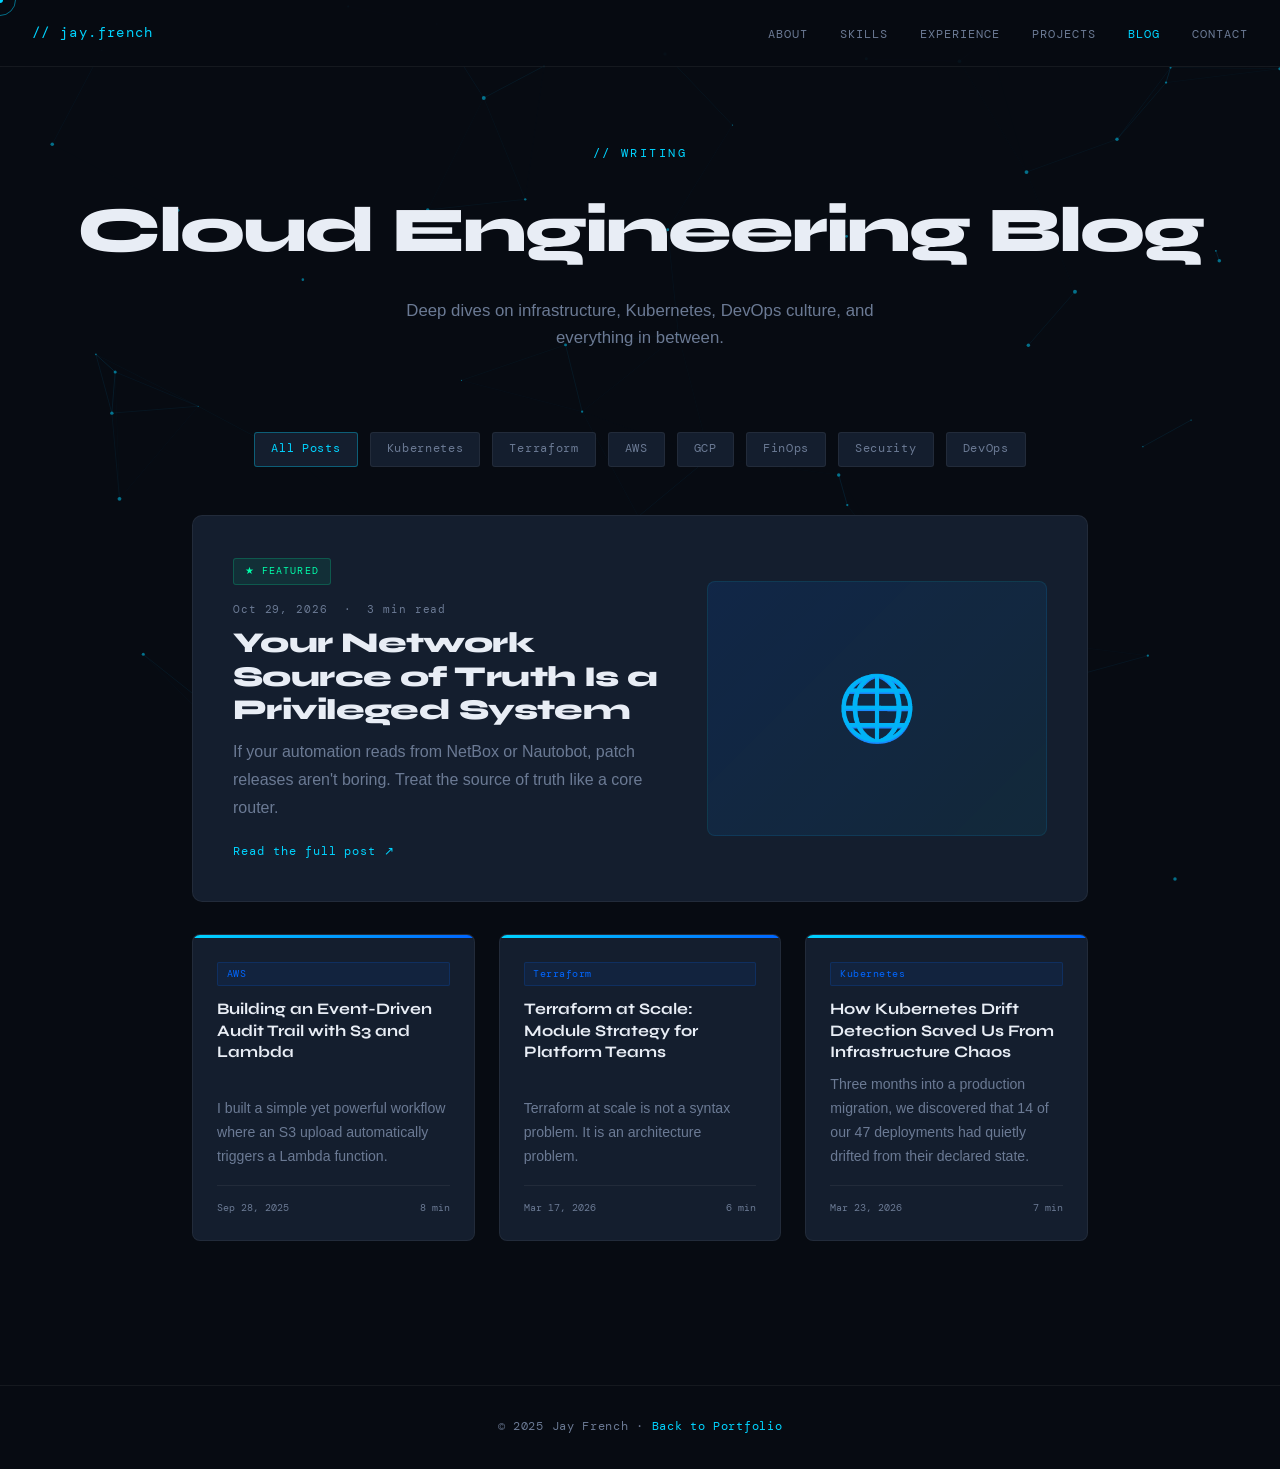
<file: site/blog.html>
<!DOCTYPE html>
<html lang="en">
<head>
  <meta charset="UTF-8" />
  <meta name="viewport" content="width=device-width, initial-scale=1.0" />
  <title>Blog — Jay French</title>
  <link rel="preconnect" href="https://fonts.googleapis.com" />
  <link rel="preconnect" href="https://fonts.gstatic.com" crossorigin />
  <link href="https://fonts.googleapis.com/css2?family=Syne:wght@400;600;700;800&family=DM+Mono:wght@300;400;500&family=Cabinet+Grotesk:wght@300;400;500;700&display=swap" rel="stylesheet" />
  <style>
    *, *::before, *::after { box-sizing: border-box; margin: 0; padding: 0; }
    :root {
      --bg:        #070b12;
      --bg2:       #0d1421;
      --surface:   #141e2e;
      --border:    rgba(255,255,255,0.06);
      --primary:   #00d4ff;
      --accent:    #0066ff;
      --green:     #00ffaa;
      --text:      #e8edf5;
      --muted:     #6b7a94;
      --font-display: 'Syne', sans-serif;
      --font-body:    'Cabinet Grotesk', sans-serif;
      --font-mono:    'DM Mono', monospace;
    }
    html { scroll-behavior: smooth; }
    body { background: var(--bg); color: var(--text); font-family: var(--font-body); font-size: 16px; line-height: 1.6; overflow-x: hidden; cursor: none; }
    #cursor-dot, #cursor-ring { position: fixed; top: 0; left: 0; border-radius: 50%; pointer-events: none; z-index: 9999; transform: translate(-50%, -50%); }
    #cursor-dot { width: 6px; height: 6px; background: var(--primary); }
    #cursor-ring { width: 32px; height: 32px; border: 1.5px solid rgba(0,212,255,0.5); transition: width 0.25s, height 0.25s; }
    #bg-canvas { position: fixed; inset: 0; z-index: 0; pointer-events: none; }
    .container { max-width: 960px; margin: 0 auto; padding: 0 2rem; }

    /* NAV */
    nav { position: fixed; top: 0; left: 0; right: 0; z-index: 100; padding: 1.25rem 2rem; display: flex; align-items: center; justify-content: space-between; background: rgba(7,11,18,0.8); backdrop-filter: blur(20px); border-bottom: 1px solid var(--border); }
    .nav-logo { font-family: var(--font-mono); font-size: 0.85rem; color: var(--primary); letter-spacing: 0.1em; text-decoration: none; }
    .nav-links { display: flex; gap: 2rem; list-style: none; }
    .nav-links a { font-family: var(--font-mono); font-size: 0.78rem; color: var(--muted); text-decoration: none; letter-spacing: 0.08em; text-transform: uppercase; transition: color 0.2s; }
    .nav-links a:hover, .nav-links a.active { color: var(--primary); }

    /* BLOG HEADER */
    .blog-header { position: relative; z-index: 1; padding: 9rem 0 5rem; text-align: center; }
    .blog-eyebrow { font-family: var(--font-mono); font-size: 0.78rem; color: var(--primary); letter-spacing: 0.2em; text-transform: uppercase; margin-bottom: 1rem; display: block; }
    .blog-heading { font-family: var(--font-display); font-size: clamp(2.5rem, 5vw, 4rem); font-weight: 800; letter-spacing: -0.03em; margin-bottom: 1rem; }
    .blog-subhead { color: var(--muted); font-size: 1.05rem; max-width: 520px; margin: 0 auto; }

    /* FILTER TAGS */
    .filter-bar { display: flex; justify-content: center; gap: 0.75rem; flex-wrap: wrap; margin-bottom: 3rem; position: relative; z-index: 1; }
    .filter-tag { font-family: var(--font-mono); font-size: 0.72rem; color: var(--muted); background: var(--surface); border: 1px solid var(--border); padding: 0.45rem 1rem; border-radius: 3px; cursor: none; letter-spacing: 0.06em; transition: color 0.2s, border-color 0.2s; }
    .filter-tag.active, .filter-tag:hover { color: var(--primary); border-color: rgba(0,212,255,0.35); }

    /* POSTS */
    .posts-section { position: relative; z-index: 1; padding-bottom: 6rem; }
    .posts-featured { margin-bottom: 2rem; }
    .post-featured-card {
      display: grid; grid-template-columns: 1fr 340px; gap: 3rem;
      background: var(--surface); border: 1px solid var(--border);
      border-radius: 10px; padding: 2.5rem; align-items: center;
      text-decoration: none; color: inherit;
      transition: border-color 0.3s, transform 0.3s;
    }
    .post-featured-card:hover { border-color: rgba(0,212,255,0.3); transform: translateY(-3px); }
    .featured-badge { font-family: var(--font-mono); font-size: 0.65rem; color: var(--green); background: rgba(0,255,170,0.08); border: 1px solid rgba(0,255,170,0.2); padding: 0.25rem 0.7rem; border-radius: 3px; letter-spacing: 0.1em; text-transform: uppercase; display: inline-block; margin-bottom: 1rem; }
    .post-featured-title { font-family: var(--font-display); font-size: 1.8rem; font-weight: 800; letter-spacing: -0.02em; line-height: 1.15; margin-bottom: 0.75rem; }
    .post-featured-excerpt { color: var(--muted); font-size: 1rem; line-height: 1.75; margin-bottom: 1.25rem; }
    .post-meta { font-family: var(--font-mono); font-size: 0.7rem; color: var(--muted); letter-spacing: 0.08em; margin-bottom: 0.5rem; }
    .post-read-more { font-family: var(--font-mono); font-size: 0.75rem; color: var(--primary); letter-spacing: 0.08em; }
    .featured-visual { background: linear-gradient(135deg, rgba(0,102,255,0.12), rgba(0,212,255,0.06)); border: 1px solid rgba(0,212,255,0.1); border-radius: 8px; aspect-ratio: 4/3; display: flex; align-items: center; justify-content: center; font-size: 4rem; }

    .posts-grid { display: grid; grid-template-columns: repeat(3, 1fr); gap: 1.5rem; margin-bottom: 3rem; }
    .post-card { background: var(--surface); border: 1px solid var(--border); border-radius: 8px; overflow: hidden; text-decoration: none; color: inherit; display: flex; flex-direction: column; transition: border-color 0.3s, transform 0.3s; }
    .post-card:hover { border-color: rgba(0,212,255,0.3); transform: translateY(-4px); }
    .post-card-accent { height: 3px; background: linear-gradient(90deg, var(--primary), var(--accent)); }
    .post-card-body { padding: 1.5rem; flex: 1; display: flex; flex-direction: column; }
    .post-tag { font-family: var(--font-mono); font-size: 0.62rem; color: var(--accent); background: rgba(0,102,255,0.08); border: 1px solid rgba(0,102,255,0.18); padding: 0.2rem 0.55rem; border-radius: 2px; letter-spacing: 0.05em; display: inline-block; margin-bottom: 0.75rem; }
    .post-card-title { font-family: var(--font-display); font-size: 1rem; font-weight: 700; line-height: 1.35; margin-bottom: 0.65rem; flex: 1; }
    .post-card-excerpt { font-size: 0.88rem; color: var(--muted); line-height: 1.7; margin-bottom: 1rem; }
    .post-card-footer { display: flex; justify-content: space-between; align-items: center; border-top: 1px solid var(--border); padding-top: 0.85rem; margin-top: auto; }
    .post-date { font-family: var(--font-mono); font-size: 0.65rem; color: var(--muted); }
    .post-mins { font-family: var(--font-mono); font-size: 0.65rem; color: var(--muted); }

    /* NEWSLETTER */
    .newsletter-box { background: var(--surface); border: 1px solid var(--border); border-radius: 10px; padding: 3rem; text-align: center; position: relative; z-index: 1; overflow: hidden; }
    .newsletter-box::before { content: ''; position: absolute; inset: 0; background: radial-gradient(ellipse at top, rgba(0,212,255,0.05), transparent 60%); pointer-events: none; }
    .newsletter-title { font-family: var(--font-display); font-size: 1.6rem; font-weight: 800; margin-bottom: 0.5rem; }
    .newsletter-desc { color: var(--muted); margin-bottom: 1.75rem; }
    .newsletter-form { display: flex; gap: 0.75rem; max-width: 460px; margin: 0 auto; }
    .newsletter-form input { flex: 1; background: var(--bg2); border: 1px solid var(--border); border-radius: 4px; padding: 0.75rem 1rem; color: var(--text); font-family: var(--font-mono); font-size: 0.8rem; outline: none; transition: border-color 0.2s; }
    .newsletter-form input:focus { border-color: rgba(0,212,255,0.4); }
    .newsletter-form input::placeholder { color: var(--muted); }
    .newsletter-form button { padding: 0.75rem 1.5rem; background: var(--primary); color: var(--bg); font-family: var(--font-mono); font-size: 0.8rem; font-weight: 500; border: none; border-radius: 4px; cursor: none; transition: background 0.2s; white-space: nowrap; }
    .newsletter-form button:hover { background: #33deff; }

    /* REVEAL */
    .reveal { opacity: 0; transform: translateY(28px); transition: opacity 0.7s, transform 0.7s; }
    .reveal.visible { opacity: 1; transform: none; }

    footer { border-top: 1px solid var(--border); padding: 2rem; text-align: center; position: relative; z-index: 1; }
    footer p { font-family: var(--font-mono); font-size: 0.72rem; color: var(--muted); letter-spacing: 0.06em; }

    @media (max-width: 800px) {
      .post-featured-card { grid-template-columns: 1fr; }
      .featured-visual { display: none; }
      .posts-grid { grid-template-columns: 1fr; }
    }
    @media (max-width: 600px) {
      body { cursor: auto; }
      #cursor-dot, #cursor-ring { display: none; }
      .newsletter-form { flex-direction: column; }
    }
  </style>
</head>
<body>

  <div id="cursor-dot"></div>
  <div id="cursor-ring"></div>
  <canvas id="bg-canvas"></canvas>

  <nav>
    <a href="index.html" class="nav-logo">// jay.french</a>
    <ul class="nav-links">
      <li><a href="index.html#about">About</a></li>
      <li><a href="index.html#skills">Skills</a></li>
      <li><a href="index.html#experience">Experience</a></li>
      <li><a href="index.html#projects">Projects</a></li>
      <li><a href="blog.html" class="active">Blog</a></li>
      <li><a href="index.html#contact">Contact</a></li>
    </ul>
  </nav>

  <!-- BLOG HEADER -->
  <div class="blog-header">
    <span class="blog-eyebrow">// Writing</span>
    <h1 class="blog-heading">Cloud Engineering Blog</h1>
    <p class="blog-subhead">Deep dives on infrastructure, Kubernetes, DevOps culture, and everything in between.</p>
  </div>

  <!-- FILTER TAGS -->
  <div class="filter-bar">
    <span class="filter-tag active">All Posts</span>
    <span class="filter-tag">Kubernetes</span>
    <span class="filter-tag">Terraform</span>
    <span class="filter-tag">AWS</span>
    <span class="filter-tag">GCP</span>
    <span class="filter-tag">FinOps</span>
    <span class="filter-tag">Security</span>
    <span class="filter-tag">DevOps</span>
  </div>

  <div class="posts-section">
    <div class="container">

      <!-- FEATURED -->
      <div class="posts-featured reveal">
        <a href="posts/network-source-of-truth-is-privileged.html" class="post-featured-card">
          <div>
            <span class="featured-badge">★ Featured</span>
            <div class="post-meta">Oct 29, 2026 &nbsp;·&nbsp; 3 min read</div>
            <div class="post-featured-title">Your Network Source of Truth Is a Privileged System</div>
            <div class="post-featured-excerpt">If your automation reads from NetBox or Nautobot, patch releases aren't boring. Treat the source of truth like a core router.</div>
            <div class="post-read-more">Read the full post ↗</div>
          </div>
          <div class="featured-visual">🌐</div>
        </a>
      </div>

      <!-- POSTS GRID -->
      <div class="posts-grid">
        <a href="posts/building-an-event-driven-audit-trail.html" class="post-card reveal">
          <div class="post-card-accent"></div>
          <div class="post-card-body">
            <span class="post-tag">AWS</span>
            <div class="post-card-title">Building an Event-Driven Audit Trail with S3 and Lambda</div>
            <div class="post-card-excerpt">I built a simple yet powerful workflow where an S3 upload automatically triggers a Lambda function.</div>
            <div class="post-card-footer">
              <span class="post-date">Sep 28, 2025</span>
              <span class="post-mins">8 min</span>
            </div>
          </div>
        </a>
        <a href="posts/terraform-at-scale.html" class="post-card reveal">
          <div class="post-card-accent"></div>
          <div class="post-card-body">
            <span class="post-tag">Terraform</span>
            <div class="post-card-title">Terraform at Scale: Module Strategy for Platform Teams</div>
            <div class="post-card-excerpt">Terraform at scale is not a syntax problem. It is an architecture problem.</div>
            <div class="post-card-footer">
              <span class="post-date">Mar 17, 2026</span>
              <span class="post-mins">6 min</span>
            </div>
          </div>
        </a>
        <a href="posts/how-kubernetes-saved-us.html" class="post-card reveal">
          <div class="post-card-accent"></div>
          <div class="post-card-body">
            <span class="post-tag">Kubernetes</span>
            <div class="post-card-title">How Kubernetes Drift Detection Saved Us From Infrastructure Chaos</div>
            <div class="post-card-excerpt">Three months into a production migration, we discovered that 14 of our 47 deployments had quietly drifted from their declared state.</div>
            <div class="post-card-footer">
              <span class="post-date">Mar 23, 2026</span>
              <span class="post-mins">7 min</span>
            </div>
          </div>
        </a>
        <!-- <a href="posts/gitops-drift-detection.html" class="post-card reveal">
          <div class="post-card-accent"></div>
          <div class="post-card-body">
            <span class="post-tag">DevOps</span>
            <div class="post-card-title">GitOps Drift Detection: Catching Config Drift Before It Bites You</div>
            <div class="post-card-excerpt">How we use Argo CD's drift detection + custom Slack alerts to catch infrastructure config drift within minutes.</div>
            <div class="post-card-footer">
              <span class="post-date">Dec 3, 2024</span>
              <span class="post-mins">8 min</span>
            </div>
          </div>
        </a> -->
        <!-- <a href="posts/vpc-lattice.html" class="post-card reveal">
          <div class="post-card-accent"></div>
          <div class="post-card-body">
            <span class="post-tag">AWS</span>
            <div class="post-card-title">AWS VPC Lattice: Is It Finally the Answer to Service Networking?</div>
            <div class="post-card-excerpt">We ran VPC Lattice in production for 3 months. Here's an honest review of where it shines and where it still falls short.</div>
            <div class="post-card-footer">
              <span class="post-date">Nov 18, 2024</span>
              <span class="post-mins">11 min</span>
            </div>
          </div>
        </a> -->
        <!-- <a href="posts/otel-kubernetes.html" class="post-card reveal">
          <div class="post-card-accent"></div>
          <div class="post-card-body">
            <span class="post-tag">Kubernetes</span>
            <div class="post-card-title">OpenTelemetry on Kubernetes: A Practical Setup Guide</div>
            <div class="post-card-excerpt">A step-by-step walkthrough of deploying the OTel Collector as a DaemonSet with traces, metrics, and logs flowing to multiple backends.</div>
            <div class="post-card-footer">
              <span class="post-date">Oct 29, 2024</span>
              <span class="post-mins">14 min</span>
            </div>
          </div>
        </a> -->
        <!-- <a href="posts/zero-trust-aws.html" class="post-card reveal">
          <div class="post-card-accent"></div>
          <div class="post-card-body">
            <span class="post-tag">Security</span>
            <div class="post-card-title">Zero Trust Networking on AWS Without the Consultant Bill</div>
            <div class="post-card-excerpt">How to implement zero-trust network architecture on AWS using IAM Identity Center, PrivateLink, and VPC Lattice — without a $200k engagement.</div>
            <div class="post-card-footer">
              <span class="post-date">Sep 12, 2024</span>
              <span class="post-mins">10 min</span>
            </div>
          </div>
        </a> -->
      </div>

      <!-- NEWSLETTER -->
      <!-- <div class="newsletter-box reveal">
        <div class="newsletter-title">Stay in the loop</div>
        <p class="newsletter-desc">New posts on cloud engineering, IaC, and platform engineering — once or twice a month. No spam.</p>
        <div class="newsletter-form">
          <input type="email" placeholder="your@email.com" />
          <button type="button">Subscribe</button>
        </div>
      </div> -->

    </div>
  </div>

  <footer>
    <p>© 2025 Jay French · <a href="index.html" style="color:var(--primary);text-decoration:none;">Back to Portfolio</a></p>
  </footer>

  <script>
    // Cursor
    const dot = document.getElementById('cursor-dot');
    const ring = document.getElementById('cursor-ring');
    let mx=0,my=0,rx=0,ry=0;
    document.addEventListener('mousemove', e => { mx=e.clientX; my=e.clientY; });
    (function anim(){rx+=(mx-rx)*0.15;ry+=(my-ry)*0.15;dot.style.left=mx+'px';dot.style.top=my+'px';ring.style.left=rx+'px';ring.style.top=ry+'px';requestAnimationFrame(anim);})();

    // Canvas
    const canvas=document.getElementById('bg-canvas');
    const ctx=canvas.getContext('2d');
    let W,H,particles=[];
    function resize(){W=canvas.width=window.innerWidth;H=canvas.height=window.innerHeight;}
    resize(); window.addEventListener('resize',resize);
    for(let i=0;i<60;i++) particles.push({x:Math.random()*W,y:Math.random()*H,vx:(Math.random()-.5)*.3,vy:(Math.random()-.5)*.3,r:Math.random()*1.5+.5});
    function draw(){ctx.clearRect(0,0,W,H);for(let i=0;i<particles.length;i++){for(let j=i+1;j<particles.length;j++){const dx=particles[i].x-particles[j].x,dy=particles[i].y-particles[j].y,d=Math.sqrt(dx*dx+dy*dy);if(d<150){ctx.beginPath();ctx.moveTo(particles[i].x,particles[i].y);ctx.lineTo(particles[j].x,particles[j].y);ctx.strokeStyle=`rgba(0,180,255,${(1-d/150)*.2})`;ctx.lineWidth=.7;ctx.stroke();}}}for(const p of particles){ctx.beginPath();ctx.arc(p.x,p.y,p.r,0,Math.PI*2);ctx.fillStyle='rgba(0,212,255,0.5)';ctx.fill();p.x+=p.vx;p.y+=p.vy;if(p.x<0||p.x>W)p.vx*=-1;if(p.y<0||p.y>H)p.vy*=-1;}requestAnimationFrame(draw);}
    draw();

    // Reveal
    const revealEls=document.querySelectorAll('.reveal');
    const obs=new IntersectionObserver(entries=>entries.forEach(e=>{if(e.isIntersecting)e.target.classList.add('visible');}),{threshold:.1});
    revealEls.forEach(el=>obs.observe(el));

    // Filter tags (visual only)
    document.querySelectorAll('.filter-tag').forEach(tag => {
      tag.addEventListener('click', () => {
        document.querySelectorAll('.filter-tag').forEach(t=>t.classList.remove('active'));
        tag.classList.add('active');
      });
    });
  </script>
</body>
</html>
</file>
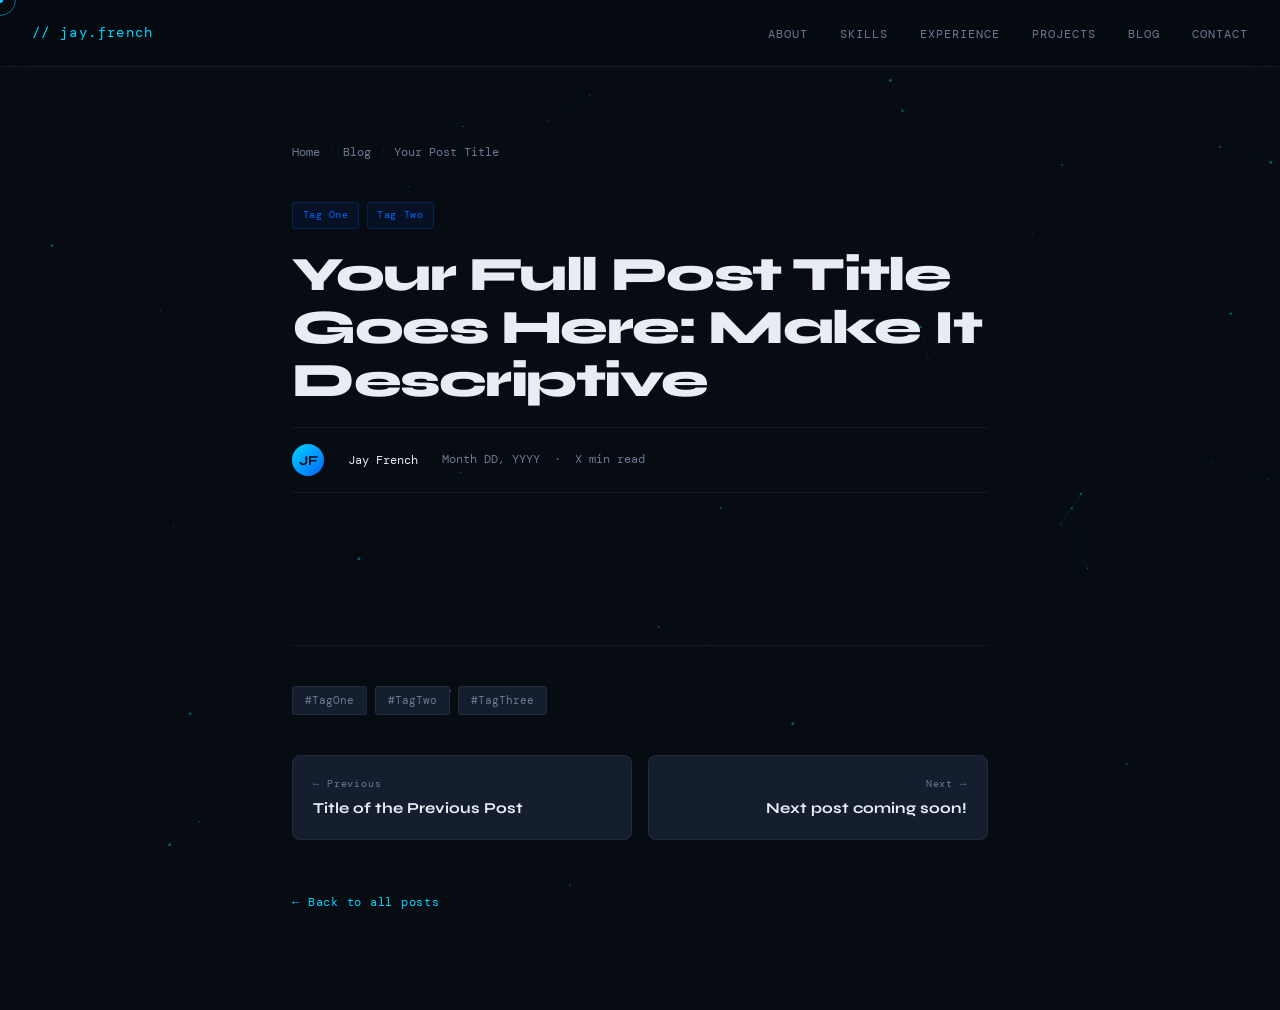
<file: site/TEMPLATE.html>
<!DOCTYPE html>
<html lang="en">
<head>
  <meta charset="UTF-8" />
  <meta name="viewport" content="width=device-width, initial-scale=1.0" />
  <!--
  ╔══════════════════════════════════════════════════════════════╗
  ║           BLOG POST TEMPLATE — HOW TO USE                   ║
  ╠══════════════════════════════════════════════════════════════╣
  ║  1. Copy this file to /posts/your-post-slug.html            ║
  ║  2. Update all fields marked with "EDIT:" below             ║
  ║  3. Write your post content inside <article class="prose">  ║
  ║  4. Add a link to blog.html in the posts grid               ║
  ║  5. Optionally add a card to index.html blog preview        ╚══════════════════════════════════════════════════════════════╝
  -->
  <!-- EDIT: Page title -->
  <title>Your Post Title — Jay French</title>
  <!-- EDIT: SEO description -->
  <meta name="description" content="A short description of this post for search engines and social sharing." />
  <!-- EDIT: Open Graph tags for social sharing -->
  <meta property="og:title" content="Your Post Title" />
  <meta property="og:description" content="A short description for social sharing." />
  <meta property="og:type" content="article" />

  <link rel="preconnect" href="https://fonts.googleapis.com" />
  <link rel="preconnect" href="https://fonts.gstatic.com" crossorigin />
  <link href="https://fonts.googleapis.com/css2?family=Syne:wght@400;600;700;800&family=DM+Mono:wght@300;400;500&family=Cabinet+Grotesk:wght@300;400;500;700&display=swap" rel="stylesheet" />
  <style>
    *, *::before, *::after { box-sizing: border-box; margin: 0; padding: 0; }
    :root {
      --bg:        #070b12;
      --bg2:       #0d1421;
      --surface:   #141e2e;
      --border:    rgba(255,255,255,0.06);
      --primary:   #00d4ff;
      --accent:    #0066ff;
      --green:     #00ffaa;
      --text:      #e8edf5;
      --muted:     #6b7a94;
      --font-display: 'Syne', sans-serif;
      --font-body:    'Cabinet Grotesk', sans-serif;
      --font-mono:    'DM Mono', monospace;
    }
    html { scroll-behavior: smooth; }
    body { background: var(--bg); color: var(--text); font-family: var(--font-body); font-size: 16px; line-height: 1.6; overflow-x: hidden; cursor: none; }
    #cursor-dot, #cursor-ring { position: fixed; top: 0; left: 0; border-radius: 50%; pointer-events: none; z-index: 9999; transform: translate(-50%, -50%); }
    #cursor-dot { width: 6px; height: 6px; background: var(--primary); }
    #cursor-ring { width: 32px; height: 32px; border: 1.5px solid rgba(0,212,255,0.5); transition: width 0.25s, height 0.25s; }
    #bg-canvas { position: fixed; inset: 0; z-index: 0; pointer-events: none; }

    /* NAV */
    nav { position: fixed; top: 0; left: 0; right: 0; z-index: 100; padding: 1.25rem 2rem; display: flex; align-items: center; justify-content: space-between; background: rgba(7,11,18,0.85); backdrop-filter: blur(20px); border-bottom: 1px solid var(--border); }
    .nav-logo { font-family: var(--font-mono); font-size: 0.85rem; color: var(--primary); letter-spacing: 0.1em; text-decoration: none; }
    .nav-links { display: flex; gap: 2rem; list-style: none; }
    .nav-links a { font-family: var(--font-mono); font-size: 0.78rem; color: var(--muted); text-decoration: none; letter-spacing: 0.08em; text-transform: uppercase; transition: color 0.2s; }
    .nav-links a:hover { color: var(--primary); }

    /* PROGRESS BAR */
    #progress-bar { position: fixed; top: 0; left: 0; height: 2px; background: linear-gradient(90deg, var(--primary), var(--accent)); z-index: 200; width: 0%; transition: width 0.1s; }

    /* LAYOUT */
    .post-wrapper { position: relative; z-index: 1; max-width: 760px; margin: 0 auto; padding: 9rem 2rem 6rem; }

    /* BREADCRUMB */
    .breadcrumb { font-family: var(--font-mono); font-size: 0.72rem; color: var(--muted); margin-bottom: 2.5rem; display: flex; align-items: center; gap: 0.5rem; }
    .breadcrumb a { color: var(--muted); text-decoration: none; transition: color 0.2s; }
    .breadcrumb a:hover { color: var(--primary); }
    .breadcrumb span { color: var(--border); }

    /* POST HEADER */
    .post-header { margin-bottom: 3rem; }
    .post-tags { display: flex; gap: 0.5rem; flex-wrap: wrap; margin-bottom: 1.25rem; }
    .post-tag { font-family: var(--font-mono); font-size: 0.65rem; color: var(--accent); background: rgba(0,102,255,0.08); border: 1px solid rgba(0,102,255,0.2); padding: 0.25rem 0.6rem; border-radius: 3px; letter-spacing: 0.05em; }
    .post-title { font-family: var(--font-display); font-size: clamp(2rem, 4.5vw, 3rem); font-weight: 800; letter-spacing: -0.03em; line-height: 1.1; margin-bottom: 1.25rem; }
    .post-meta-bar { display: flex; align-items: center; gap: 1.5rem; flex-wrap: wrap; padding: 1rem 0; border-top: 1px solid var(--border); border-bottom: 1px solid var(--border); margin-bottom: 0; }
    .post-author { display: flex; align-items: center; gap: 0.65rem; }
    .author-avatar { width: 32px; height: 32px; border-radius: 50%; background: linear-gradient(135deg, var(--primary), var(--accent)); display: flex; align-items: center; justify-content: center; font-size: 0.85rem; font-weight: 700; color: var(--bg); font-family: var(--font-display); flex-shrink: 0; }
    .author-name { font-family: var(--font-mono); font-size: 0.75rem; color: var(--text); }
    .post-date-read { font-family: var(--font-mono); font-size: 0.72rem; color: var(--muted); }

    /* ARTICLE PROSE */
    .prose { padding-top: 2.5rem; }
    .prose p { color: var(--muted); font-size: 1.05rem; line-height: 1.85; margin-bottom: 1.5rem; }
    .prose p strong { color: var(--text); font-weight: 600; }
    .prose h2 { font-family: var(--font-display); font-size: 1.6rem; font-weight: 800; letter-spacing: -0.02em; color: var(--text); margin-top: 3rem; margin-bottom: 1rem; }
    .prose h3 { font-family: var(--font-display); font-size: 1.2rem; font-weight: 700; color: var(--text); margin-top: 2rem; margin-bottom: 0.75rem; }
    .prose ul, .prose ol { color: var(--muted); font-size: 1.02rem; line-height: 1.8; margin-bottom: 1.5rem; padding-left: 1.5rem; }
    .prose li { margin-bottom: 0.4rem; }
    .prose li strong { color: var(--text); }
    .prose a { color: var(--primary); text-decoration: underline; text-underline-offset: 3px; text-decoration-color: rgba(0,212,255,0.35); transition: text-decoration-color 0.2s; }
    .prose a:hover { text-decoration-color: var(--primary); }
    .prose blockquote { border-left: 3px solid var(--primary); padding: 0.75rem 1.5rem; margin: 2rem 0; background: rgba(0,212,255,0.04); border-radius: 0 6px 6px 0; }
    .prose blockquote p { color: var(--text); font-style: italic; margin-bottom: 0; }
    .prose hr { border: none; border-top: 1px solid var(--border); margin: 3rem 0; }

    /* Code blocks */
    .prose pre {
      background: var(--surface);
      border: 1px solid var(--border);
      border-radius: 8px;
      padding: 1.5rem;
      overflow-x: auto;
      margin: 1.75rem 0;
      position: relative;
    }
    .prose pre::before {
      content: attr(data-lang);
      position: absolute; top: 0.75rem; right: 1rem;
      font-family: var(--font-mono); font-size: 0.65rem;
      color: var(--muted); letter-spacing: 0.1em; text-transform: uppercase;
    }
    .prose code {
      font-family: var(--font-mono);
      font-size: 0.88em;
      color: var(--primary);
    }
    .prose pre code {
      color: #c9d1d9;
      font-size: 0.85rem;
      line-height: 1.7;
    }
    /* Syntax highlight tokens */
    .tok-k  { color: #ff7b72; } /* keyword */
    .tok-s  { color: #a5d6ff; } /* string */
    .tok-c  { color: #8b949e; font-style: italic; } /* comment */
    .tok-f  { color: #d2a8ff; } /* function */
    .tok-n  { color: #79c0ff; } /* name/variable */
    .tok-v  { color: #ffa657; } /* value/number */
    .tok-p  { color: #c9d1d9; } /* punctuation */

    /* Callout box */
    .callout {
      background: rgba(0,212,255,0.05);
      border: 1px solid rgba(0,212,255,0.2);
      border-radius: 8px;
      padding: 1.25rem 1.5rem;
      margin: 2rem 0;
      display: flex; gap: 1rem; align-items: flex-start;
    }
    .callout-icon { font-size: 1.2rem; flex-shrink: 0; margin-top: 0.1rem; }
    .callout-body { font-size: 0.95rem; color: var(--muted); line-height: 1.75; }
    .callout-body strong { color: var(--primary); }
    .callout.warning { background: rgba(255,170,0,0.05); border-color: rgba(255,170,0,0.25); }
    .callout.warning .callout-body strong { color: #ffaa00; }

    /* POST FOOTER */
    .post-footer { margin-top: 4rem; padding-top: 2.5rem; border-top: 1px solid var(--border); }
    .post-footer-tags { display: flex; gap: 0.5rem; flex-wrap: wrap; margin-bottom: 2.5rem; }
    .post-footer-tag { font-family: var(--font-mono); font-size: 0.68rem; color: var(--muted); background: var(--surface); border: 1px solid var(--border); padding: 0.3rem 0.75rem; border-radius: 3px; }
    .post-nav { display: grid; grid-template-columns: 1fr 1fr; gap: 1rem; margin-bottom: 3rem; }
    .post-nav-item { background: var(--surface); border: 1px solid var(--border); border-radius: 8px; padding: 1.25rem; text-decoration: none; color: inherit; transition: border-color 0.2s; }
    .post-nav-item:hover { border-color: rgba(0,212,255,0.3); }
    .post-nav-dir { font-family: var(--font-mono); font-size: 0.65rem; color: var(--muted); letter-spacing: 0.08em; margin-bottom: 0.4rem; }
    .post-nav-title { font-family: var(--font-display); font-size: 0.95rem; font-weight: 700; color: var(--text); line-height: 1.3; }
    .post-nav-item.next { text-align: right; }

    .back-link { display: inline-flex; align-items: center; gap: 0.5rem; font-family: var(--font-mono); font-size: 0.78rem; color: var(--primary); text-decoration: none; letter-spacing: 0.06em; transition: gap 0.2s; }
    .back-link:hover { gap: 0.75rem; }

    @media (max-width: 600px) {
      body { cursor: auto; }
      #cursor-dot, #cursor-ring { display: none; }
      .post-nav { grid-template-columns: 1fr; }
    }
  </style>
</head>
<body>

  <div id="cursor-dot"></div>
  <div id="cursor-ring"></div>
  <div id="progress-bar"></div>
  <canvas id="bg-canvas"></canvas>

  <nav>
    <a href="../index.html" class="nav-logo">// jay.french</a>
    <ul class="nav-links">
      <li><a href="../index.html#about">About</a></li>
      <li><a href="../index.html#skills">Skills</a></li>
      <li><a href="../index.html#experience">Experience</a></li>
      <li><a href="../index.html#projects">Projects</a></li>
      <li><a href="../blog.html">Blog</a></li>
      <li><a href="../index.html#contact">Contact</a></li>
    </ul>
  </nav>

  <div class="post-wrapper">

    <!-- Breadcrumb -->
    <div class="breadcrumb">
      <a href="../index.html">Home</a>
      <span>/</span>
      <a href="../blog.html">Blog</a>
      <span>/</span>
      <!-- EDIT: Short version of your post title -->
      <span style="color:var(--muted)">Your Post Title</span>
    </div>

    <!-- POST HEADER -->
    <header class="post-header">
      <!-- EDIT: Add relevant tags (e.g. Kubernetes, AWS, Terraform, DevOps, FinOps, Security, GCP) -->
      <div class="post-tags">
        <span class="post-tag">Tag One</span>
        <span class="post-tag">Tag Two</span>
      </div>
      <!-- EDIT: Full post title -->
      <h1 class="post-title">Your Full Post Title Goes Here: Make It Descriptive</h1>
      <div class="post-meta-bar">
        <div class="author-avatar">JF</div>
        <span class="author-name">Jay French</span>
        <!-- EDIT: Date and reading time -->
        <span class="post-date-read">Month DD, YYYY &nbsp;·&nbsp; X min read</span>
      </div>
    </header>

    <!-- ════════════════════════════════════════════════════════════
         EDIT: WRITE YOUR POST CONTENT BELOW
         Available elements:
           <p> — paragraph
           <h2> — section heading
           <h3> — sub-heading
           <ul>/<ol>/<li> — lists
           <strong> — bold/emphasis
           <a href=""> — links
           <blockquote> — pull quotes
           <hr> — section divider
           <pre data-lang="yaml"> + <code> — code blocks
           <div class="callout"> — info callouts
           <div class="callout warning"> — warning callouts

            /* Syntax highlight tokens */
          .tok-k  { color: #ff7b72; } /* keyword */
          .tok-s  { color: #a5d6ff; } /* string */
          .tok-c  { color: #8b949e; font-style: italic; } /* comment */
          .tok-f  { color: #d2a8ff; } /* function */
          .tok-n  { color: #79c0ff; } /* name/variable */
          .tok-v  { color: #ffa657; } /* value/number */
          .tok-p  { color: #c9d1d9; } /* punctuation */
    ════════════════════════════════════════════════════════════════ -->
    <article class="prose">

      <!-- add the post here! -->

    </article>
    <!-- ════════════════════════════════════════════════════════════ -->

    <!-- POST FOOTER -->
    <footer class="post-footer">
      <!-- EDIT: Add tags relevant to the post content -->
      <div class="post-footer-tags">
        <span class="post-footer-tag">#TagOne</span>
        <span class="post-footer-tag">#TagTwo</span>
        <span class="post-footer-tag">#TagThree</span>
      </div>

      <!-- EDIT: Update prev/next post links -->
      <div class="post-nav">
        <a href="previous-post.html" class="post-nav-item">
          <div class="post-nav-dir">← Previous</div>
          <div class="post-nav-title">Title of the Previous Post</div>
        </a>
        <a href="../index.html" class="post-nav-item next"> <!-- Update after next post -->
          <div class="post-nav-dir">Next →</div>
          <div class="post-nav-title">Next post coming soon!</div>
        </a>
      </div>

      <a href="../blog.html" class="back-link">← Back to all posts</a>
    </footer>

  </div><!-- /post-wrapper -->

  <script>
    // Cursor
    const dot=document.getElementById('cursor-dot'),ring=document.getElementById('cursor-ring');
    let mx=0,my=0,rx=0,ry=0;
    document.addEventListener('mousemove',e=>{mx=e.clientX;my=e.clientY;});
    (function a(){rx+=(mx-rx)*.15;ry+=(my-ry)*.15;dot.style.left=mx+'px';dot.style.top=my+'px';ring.style.left=rx+'px';ring.style.top=ry+'px';requestAnimationFrame(a);})();

    // Reading progress bar
    const bar=document.getElementById('progress-bar');
    document.addEventListener('scroll',()=>{
      const el=document.documentElement;
      const pct=(el.scrollTop/(el.scrollHeight-el.clientHeight))*100;
      bar.style.width=pct+'%';
    });

    // Canvas
    const canvas=document.getElementById('bg-canvas'),ctx=canvas.getContext('2d');
    let W,H,ps=[];
    function resize(){W=canvas.width=window.innerWidth;H=canvas.height=window.innerHeight;}
    resize();window.addEventListener('resize',resize);
    for(let i=0;i<45;i++)ps.push({x:Math.random()*W,y:Math.random()*H,vx:(Math.random()-.5)*.25,vy:(Math.random()-.5)*.25,r:Math.random()*1.2+.4});
    function draw(){ctx.clearRect(0,0,W,H);for(let i=0;i<ps.length;i++)for(let j=i+1;j<ps.length;j++){const dx=ps[i].x-ps[j].x,dy=ps[i].y-ps[j].y,d=Math.sqrt(dx*dx+dy*dy);if(d<140){ctx.beginPath();ctx.moveTo(ps[i].x,ps[i].y);ctx.lineTo(ps[j].x,ps[j].y);ctx.strokeStyle=`rgba(0,180,255,${(1-d/140)*.15})`;ctx.lineWidth=.6;ctx.stroke();}}for(const p of ps){ctx.beginPath();ctx.arc(p.x,p.y,p.r,0,Math.PI*2);ctx.fillStyle='rgba(0,212,255,0.4)';ctx.fill();p.x+=p.vx;p.y+=p.vy;if(p.x<0||p.x>W)p.vx*=-1;if(p.y<0||p.y>H)p.vy*=-1;}requestAnimationFrame(draw);}
    draw();
  </script>
</body>
</html>
</file>
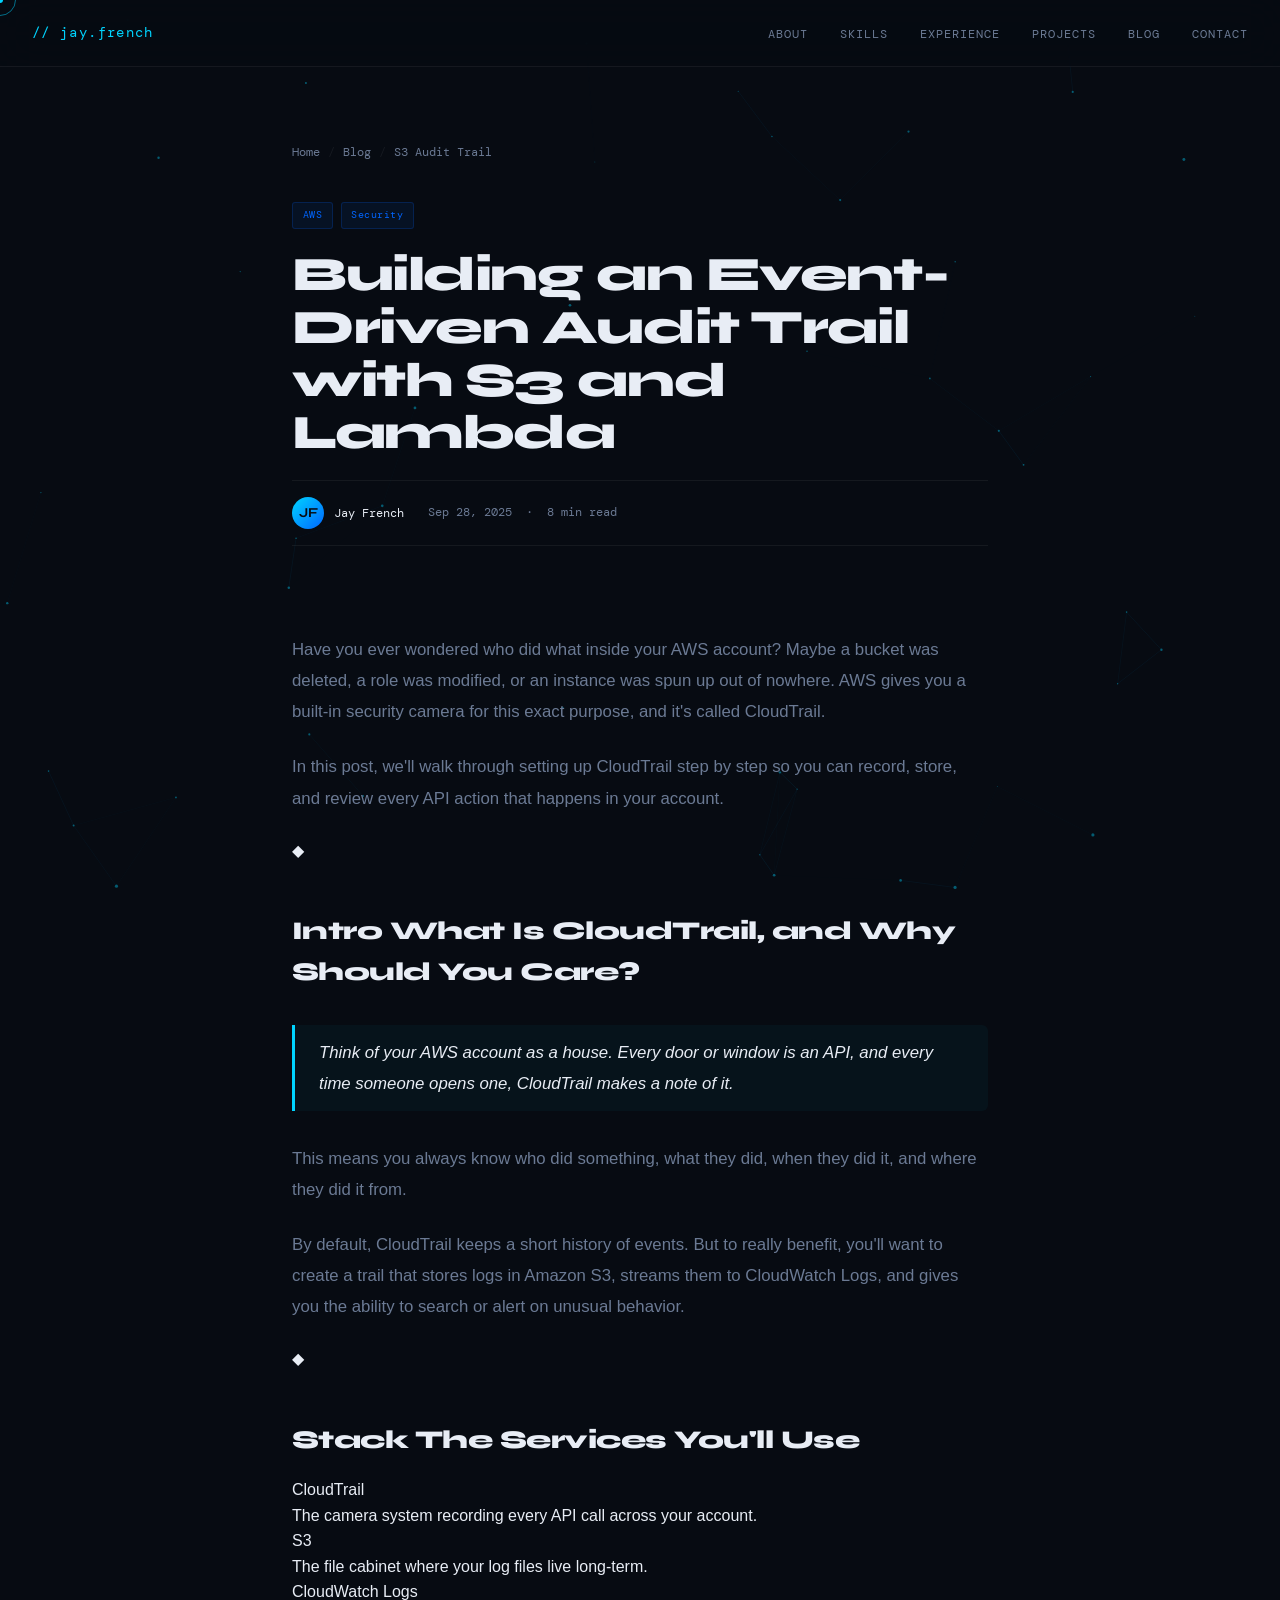
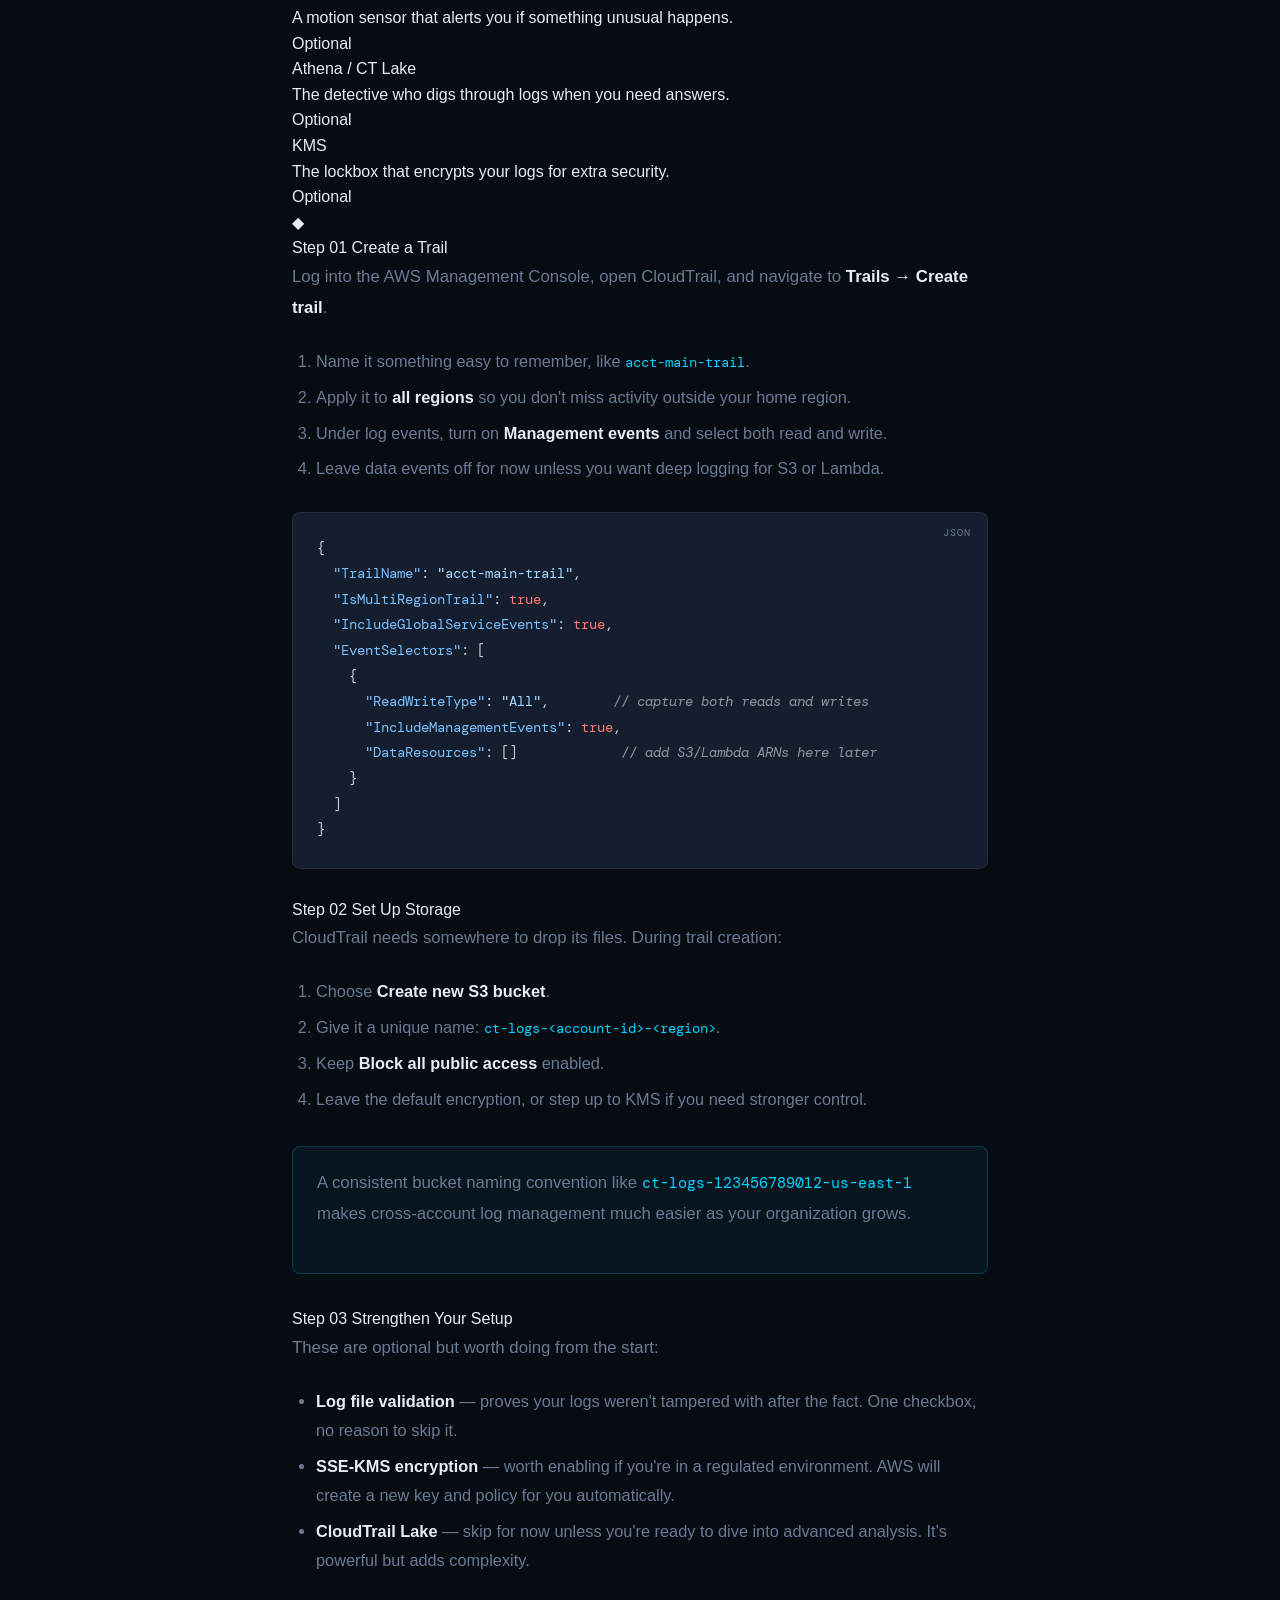
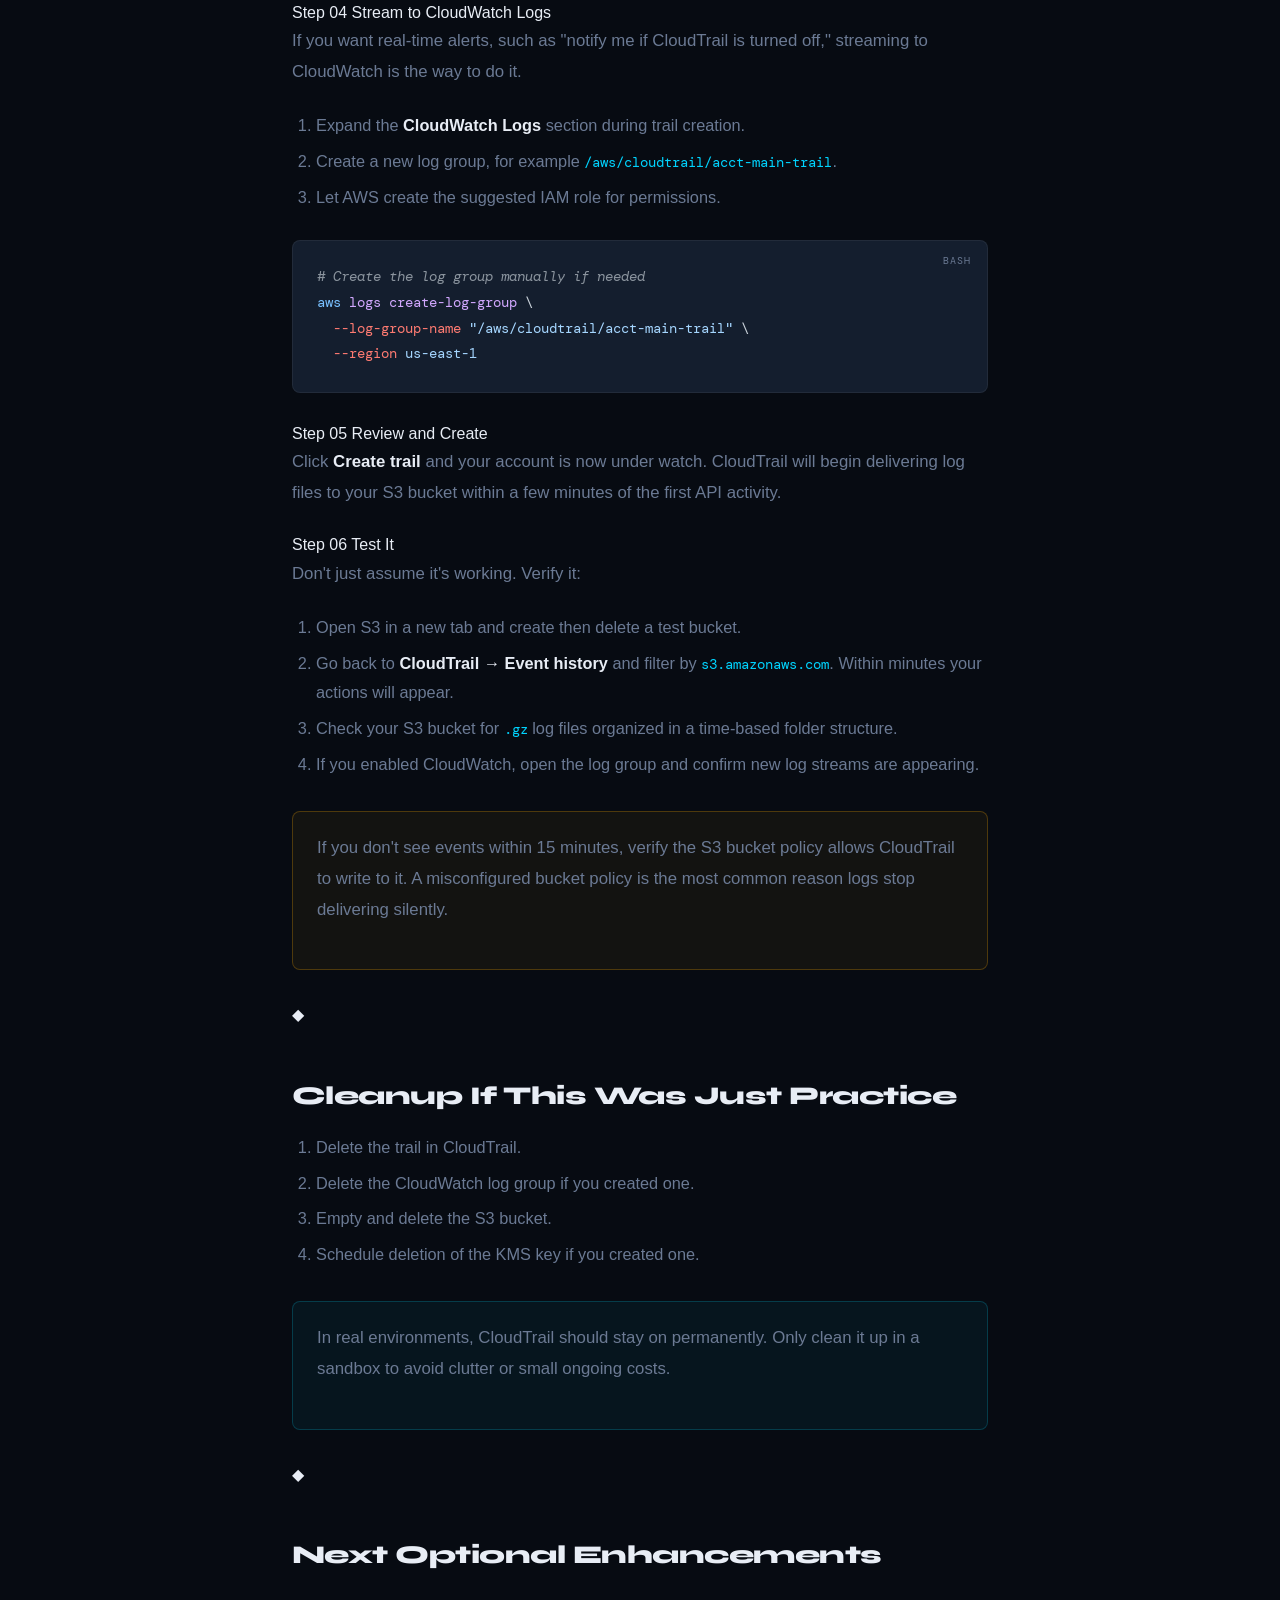
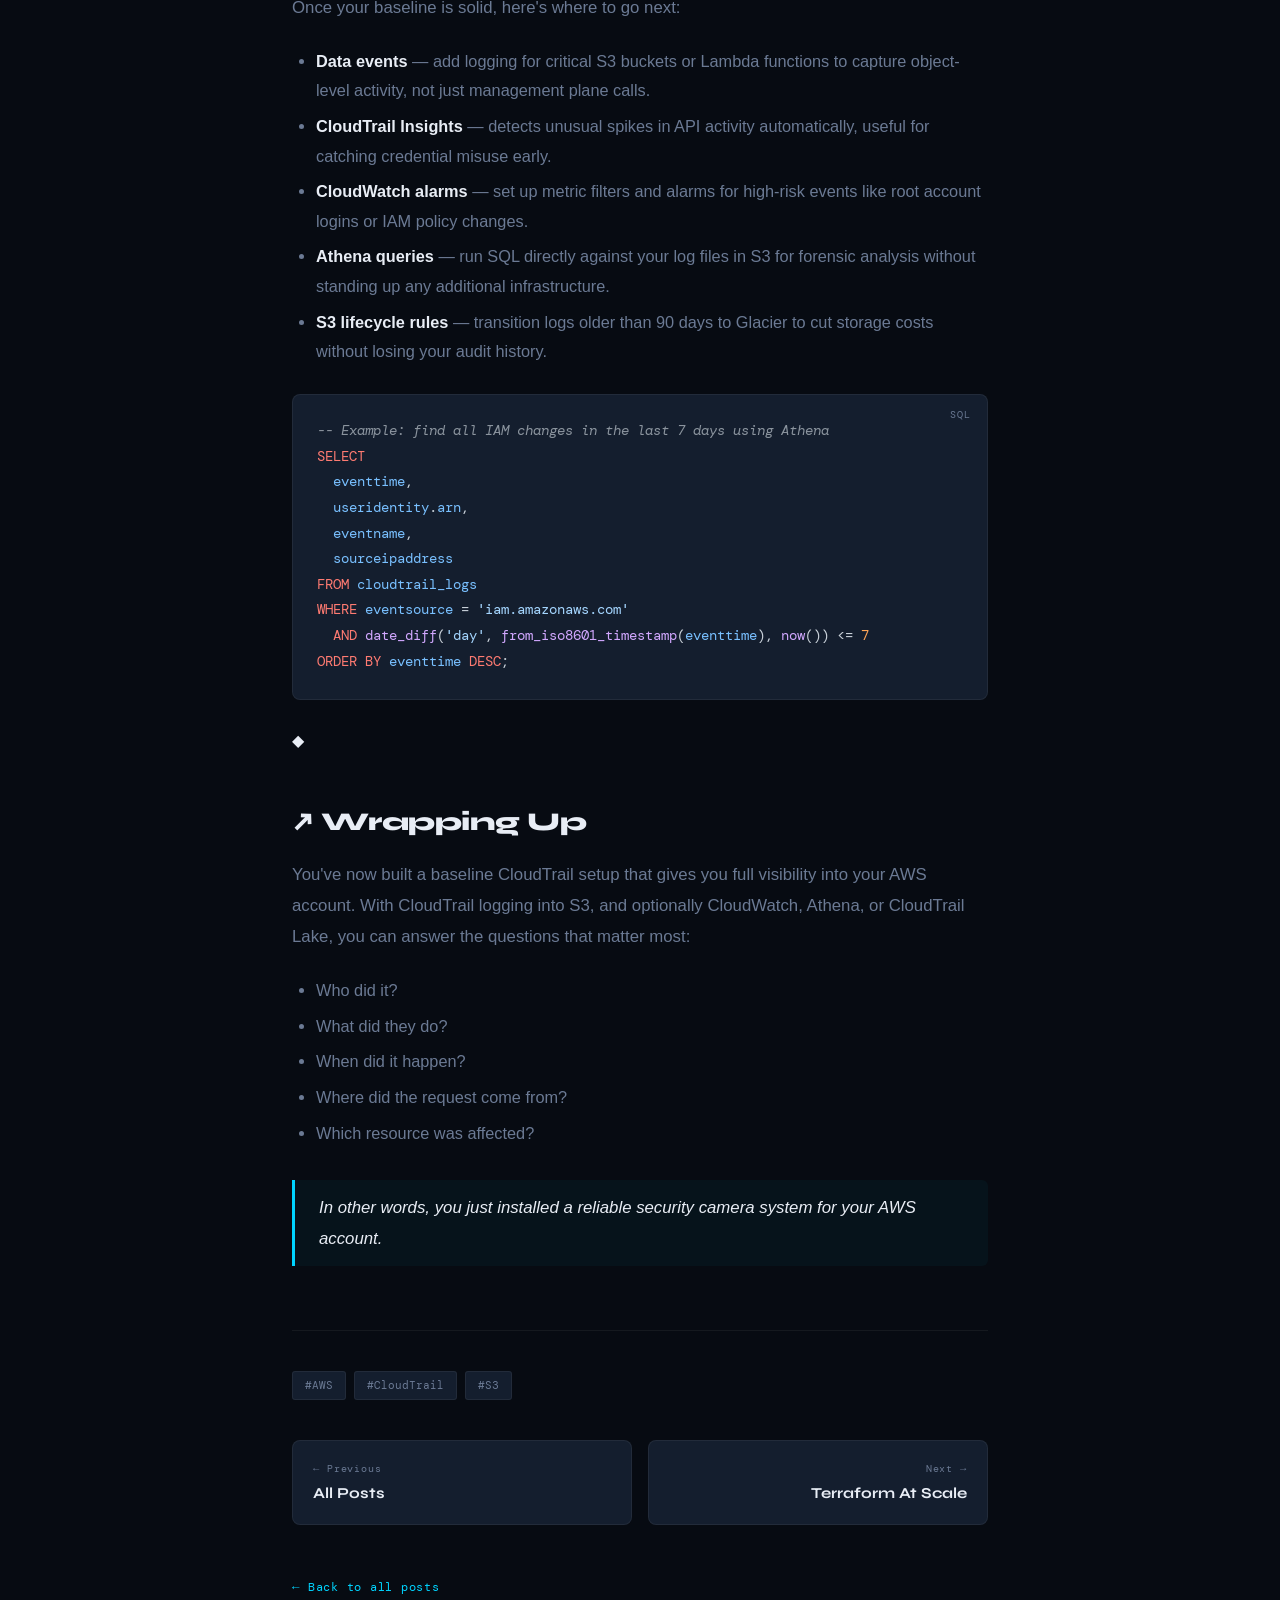
<file: site/posts/building-an-event-driven-audit-trail.html>
<!DOCTYPE html>
<html lang="en">
<head>
  <meta charset="UTF-8" />
  <meta name="viewport" content="width=device-width, initial-scale=1.0" />
  <!--
  ╔══════════════════════════════════════════════════════════════╗
  ║           BLOG POST TEMPLATE — HOW TO USE                   ║
  ╠══════════════════════════════════════════════════════════════╣
  ║  1. Copy this file to /posts/your-post-slug.html            ║
  ║  2. Update all fields marked with "EDIT:" below             ║
  ║  3. Write your post content inside <article class="prose">  ║
  ║  4. Add a link to blog.html in the posts grid               ║
  ║  5. Optionally add a card to index.html blog preview        ╚══════════════════════════════════════════════════════════════╝
  -->
  <!-- EDIT: Page title -->
  <title>Building an Event-Driven Audit Trail with S3 and Lambda — Jay French</title>
  <!-- EDIT: SEO description -->
  <meta name="description" content="A short description of this post for search engines and social sharing." />
  <!-- EDIT: Open Graph tags for social sharing -->
  <meta property="og:title" content="Your Post Title" />
  <meta property="og:description" content="A short description for social sharing." />
  <meta property="og:type" content="article" />

  <link rel="preconnect" href="https://fonts.googleapis.com" />
  <link rel="preconnect" href="https://fonts.gstatic.com" crossorigin />
  <link href="https://fonts.googleapis.com/css2?family=Syne:wght@400;600;700;800&family=DM+Mono:wght@300;400;500&family=Cabinet+Grotesk:wght@300;400;500;700&display=swap" rel="stylesheet" />
  <style>
    *, *::before, *::after { box-sizing: border-box; margin: 0; padding: 0; }
    :root {
      --bg:        #070b12;
      --bg2:       #0d1421;
      --surface:   #141e2e;
      --border:    rgba(255,255,255,0.06);
      --primary:   #00d4ff;
      --accent:    #0066ff;
      --green:     #00ffaa;
      --text:      #e8edf5;
      --muted:     #6b7a94;
      --font-display: 'Syne', sans-serif;
      --font-body:    'Cabinet Grotesk', sans-serif;
      --font-mono:    'DM Mono', monospace;
    }
    html { scroll-behavior: smooth; }
    body { background: var(--bg); color: var(--text); font-family: var(--font-body); font-size: 16px; line-height: 1.6; overflow-x: hidden; cursor: none; }
    #cursor-dot, #cursor-ring { position: fixed; top: 0; left: 0; border-radius: 50%; pointer-events: none; z-index: 9999; transform: translate(-50%, -50%); }
    #cursor-dot { width: 6px; height: 6px; background: var(--primary); }
    #cursor-ring { width: 32px; height: 32px; border: 1.5px solid rgba(0,212,255,0.5); transition: width 0.25s, height 0.25s; }
    #bg-canvas { position: fixed; inset: 0; z-index: 0; pointer-events: none; }

    /* NAV */
    nav { position: fixed; top: 0; left: 0; right: 0; z-index: 100; padding: 1.25rem 2rem; display: flex; align-items: center; justify-content: space-between; background: rgba(7,11,18,0.85); backdrop-filter: blur(20px); border-bottom: 1px solid var(--border); }
    .nav-logo { font-family: var(--font-mono); font-size: 0.85rem; color: var(--primary); letter-spacing: 0.1em; text-decoration: none; }
    .nav-links { display: flex; gap: 2rem; list-style: none; }
    .nav-links a { font-family: var(--font-mono); font-size: 0.78rem; color: var(--muted); text-decoration: none; letter-spacing: 0.08em; text-transform: uppercase; transition: color 0.2s; }
    .nav-links a:hover { color: var(--primary); }

    /* PROGRESS BAR */
    #progress-bar { position: fixed; top: 0; left: 0; height: 2px; background: linear-gradient(90deg, var(--primary), var(--accent)); z-index: 200; width: 0%; transition: width 0.1s; }

    /* LAYOUT */
    .post-wrapper { position: relative; z-index: 1; max-width: 760px; margin: 0 auto; padding: 9rem 2rem 6rem; }

    /* BREADCRUMB */
    .breadcrumb { font-family: var(--font-mono); font-size: 0.72rem; color: var(--muted); margin-bottom: 2.5rem; display: flex; align-items: center; gap: 0.5rem; }
    .breadcrumb a { color: var(--muted); text-decoration: none; transition: color 0.2s; }
    .breadcrumb a:hover { color: var(--primary); }
    .breadcrumb span { color: var(--border); }

    /* POST HEADER */
    .post-header { margin-bottom: 3rem; }
    .post-tags { display: flex; gap: 0.5rem; flex-wrap: wrap; margin-bottom: 1.25rem; }
    .post-tag { font-family: var(--font-mono); font-size: 0.65rem; color: var(--accent); background: rgba(0,102,255,0.08); border: 1px solid rgba(0,102,255,0.2); padding: 0.25rem 0.6rem; border-radius: 3px; letter-spacing: 0.05em; }
    .post-title { font-family: var(--font-display); font-size: clamp(2rem, 4.5vw, 3rem); font-weight: 800; letter-spacing: -0.03em; line-height: 1.1; margin-bottom: 1.25rem; }
    .post-meta-bar { display: flex; align-items: center; gap: 1.5rem; flex-wrap: wrap; padding: 1rem 0; border-top: 1px solid var(--border); border-bottom: 1px solid var(--border); margin-bottom: 0; }
    .post-author { display: flex; align-items: center; gap: 0.65rem; }
    .author-avatar { width: 32px; height: 32px; border-radius: 50%; background: linear-gradient(135deg, var(--primary), var(--accent)); display: flex; align-items: center; justify-content: center; font-size: 0.85rem; font-weight: 700; color: var(--bg); font-family: var(--font-display); flex-shrink: 0; }
    .author-name { font-family: var(--font-mono); font-size: 0.75rem; color: var(--text); }
    .post-date-read { font-family: var(--font-mono); font-size: 0.72rem; color: var(--muted); }

    /* ARTICLE PROSE */
    .prose { padding-top: 2.5rem; }
    .prose p { color: var(--muted); font-size: 1.05rem; line-height: 1.85; margin-bottom: 1.5rem; }
    .prose p strong { color: var(--text); font-weight: 600; }
    .prose h2 { font-family: var(--font-display); font-size: 1.6rem; font-weight: 800; letter-spacing: -0.02em; color: var(--text); margin-top: 3rem; margin-bottom: 1rem; }
    .prose h3 { font-family: var(--font-display); font-size: 1.2rem; font-weight: 700; color: var(--text); margin-top: 2rem; margin-bottom: 0.75rem; }
    .prose ul, .prose ol { color: var(--muted); font-size: 1.02rem; line-height: 1.8; margin-bottom: 1.5rem; padding-left: 1.5rem; }
    .prose li { margin-bottom: 0.4rem; }
    .prose li strong { color: var(--text); }
    .prose a { color: var(--primary); text-decoration: underline; text-underline-offset: 3px; text-decoration-color: rgba(0,212,255,0.35); transition: text-decoration-color 0.2s; }
    .prose a:hover { text-decoration-color: var(--primary); }
    .prose blockquote { border-left: 3px solid var(--primary); padding: 0.75rem 1.5rem; margin: 2rem 0; background: rgba(0,212,255,0.04); border-radius: 0 6px 6px 0; }
    .prose blockquote p { color: var(--text); font-style: italic; margin-bottom: 0; }
    .prose hr { border: none; border-top: 1px solid var(--border); margin: 3rem 0; }

    /* Code blocks */
    .prose pre {
      background: var(--surface);
      border: 1px solid var(--border);
      border-radius: 8px;
      padding: 1.5rem;
      overflow-x: auto;
      margin: 1.75rem 0;
      position: relative;
    }
    .prose pre::before {
      content: attr(data-lang);
      position: absolute; top: 0.75rem; right: 1rem;
      font-family: var(--font-mono); font-size: 0.65rem;
      color: var(--muted); letter-spacing: 0.1em; text-transform: uppercase;
    }
    .prose code {
      font-family: var(--font-mono);
      font-size: 0.88em;
      color: var(--primary);
    }
    .prose pre code {
      color: #c9d1d9;
      font-size: 0.85rem;
      line-height: 1.7;
    }
    /* Syntax highlight tokens */
    .tok-k  { color: #ff7b72; } /* keyword */
    .tok-s  { color: #a5d6ff; } /* string */
    .tok-c  { color: #8b949e; font-style: italic; } /* comment */
    .tok-f  { color: #d2a8ff; } /* function */
    .tok-n  { color: #79c0ff; } /* name/variable */
    .tok-v  { color: #ffa657; } /* value/number */
    .tok-p  { color: #c9d1d9; } /* punctuation */

    /* Callout box */
    .callout {
      background: rgba(0,212,255,0.05);
      border: 1px solid rgba(0,212,255,0.2);
      border-radius: 8px;
      padding: 1.25rem 1.5rem;
      margin: 2rem 0;
      display: flex; gap: 1rem; align-items: flex-start;
    }
    .callout-icon { font-size: 1.2rem; flex-shrink: 0; margin-top: 0.1rem; }
    .callout-body { font-size: 0.95rem; color: var(--muted); line-height: 1.75; }
    .callout-body strong { color: var(--primary); }
    .callout.warning { background: rgba(255,170,0,0.05); border-color: rgba(255,170,0,0.25); }
    .callout.warning .callout-body strong { color: #ffaa00; }

    /* POST FOOTER */
    .post-footer { margin-top: 4rem; padding-top: 2.5rem; border-top: 1px solid var(--border); }
    .post-footer-tags { display: flex; gap: 0.5rem; flex-wrap: wrap; margin-bottom: 2.5rem; }
    .post-footer-tag { font-family: var(--font-mono); font-size: 0.68rem; color: var(--muted); background: var(--surface); border: 1px solid var(--border); padding: 0.3rem 0.75rem; border-radius: 3px; }
    .post-nav { display: grid; grid-template-columns: 1fr 1fr; gap: 1rem; margin-bottom: 3rem; }
    .post-nav-item { background: var(--surface); border: 1px solid var(--border); border-radius: 8px; padding: 1.25rem; text-decoration: none; color: inherit; transition: border-color 0.2s; }
    .post-nav-item:hover { border-color: rgba(0,212,255,0.3); }
    .post-nav-dir { font-family: var(--font-mono); font-size: 0.65rem; color: var(--muted); letter-spacing: 0.08em; margin-bottom: 0.4rem; }
    .post-nav-title { font-family: var(--font-display); font-size: 0.95rem; font-weight: 700; color: var(--text); line-height: 1.3; }
    .post-nav-item.next { text-align: right; }

    .back-link { display: inline-flex; align-items: center; gap: 0.5rem; font-family: var(--font-mono); font-size: 0.78rem; color: var(--primary); text-decoration: none; letter-spacing: 0.06em; transition: gap 0.2s; }
    .back-link:hover { gap: 0.75rem; }

    @media (max-width: 600px) {
      body { cursor: auto; }
      #cursor-dot, #cursor-ring { display: none; }
      .post-nav { grid-template-columns: 1fr; }
    }
  </style>
</head>
<body>

  <div id="cursor-dot"></div>
  <div id="cursor-ring"></div>
  <div id="progress-bar"></div>
  <canvas id="bg-canvas"></canvas>

  <nav>
    <a href="../index.html" class="nav-logo">// jay.french</a>
    <ul class="nav-links">
      <li><a href="../index.html#about">About</a></li>
      <li><a href="../index.html#skills">Skills</a></li>
      <li><a href="../index.html#experience">Experience</a></li>
      <li><a href="../index.html#projects">Projects</a></li>
      <li><a href="../blog.html">Blog</a></li>
      <li><a href="../index.html#contact">Contact</a></li>
    </ul>
  </nav>

  <div class="post-wrapper">

    <!-- Breadcrumb -->
    <div class="breadcrumb">
      <a href="../index.html">Home</a>
      <span>/</span>
      <a href="../blog.html">Blog</a>
      <span>/</span>
      <!-- EDIT: Short version of your post title -->
      <span style="color:var(--muted)">S3 Audit Trail</span>
    </div>

    <!-- POST HEADER -->
    <header class="post-header">
      <!-- EDIT: Add relevant tags (e.g. Kubernetes, AWS, Terraform, DevOps, FinOps, Security, GCP) -->
      <div class="post-tags">
        <span class="post-tag">AWS</span>
        <span class="post-tag">Security</span>
      </div>
      <!-- EDIT: Full post title -->
      <h1 class="post-title">Building an Event-Driven Audit Trail with S3 and Lambda</h1>
      <div class="post-meta-bar">
        <div class="post-author">
          <div class="author-avatar">JF</div>
          <span class="author-name">Jay French</span>
        </div>
        <!-- EDIT: Date and reading time -->
        <span class="post-date-read">Sep 28, 2025 &nbsp;·&nbsp; 8 min read</span>
      </div>
    </header>

    <!-- ════════════════════════════════════════════════════════════
         EDIT: WRITE YOUR POST CONTENT BELOW
         Available elements:
           <p> — paragraph
           <h2> — section heading
           <h3> — sub-heading
           <ul>/<ol>/<li> — lists
           <strong> — bold/emphasis
           <a href=""> — links
           <blockquote> — pull quotes
           <hr> — section divider
           <pre data-lang="yaml"> + <code> — code blocks
           <div class="callout"> — info callouts
           <div class="callout warning"> — warning callouts
    ════════════════════════════════════════════════════════════════ -->
    <article class="prose">

      <p>
      Have you ever wondered who did what inside your AWS account? Maybe a bucket was deleted,
      a role was modified, or an instance was spun up out of nowhere. AWS gives you a built-in
      security camera for this exact purpose, and it's called CloudTrail.
    </p>
 
    <p>
      In this post, we'll walk through setting up CloudTrail step by step so you can record,
      store, and review every API action that happens in your account.
    </p>
 
    <div class="section-divider"><span>◆</span></div>
 
    <!-- ── What is CloudTrail ─────────────────────────────────── -->
    <h2><span class="h2-num">Intro</span> What Is CloudTrail, and Why Should You Care?</h2>
 
    <blockquote>
      <p>
        Think of your AWS account as a house. Every door or window is an API, and every time
        someone opens one, CloudTrail makes a note of it.
      </p>
    </blockquote>
 
    <p>
      This means you always know who did something, what they did, when they did it, and where
      they did it from.
    </p>
 
    <p>
      By default, CloudTrail keeps a short history of events. But to really benefit, you'll want
      to create a trail that stores logs in Amazon S3, streams them to CloudWatch Logs, and gives
      you the ability to search or alert on unusual behavior.
    </p>
 
    <div class="section-divider"><span>◆</span></div>
 
    <!-- ── Services ───────────────────────────────────────────── -->
    <h2><span class="h2-num">Stack</span> The Services You'll Use</h2>
 
    <div class="services-grid">
      <div class="service-card">
        <div class="svc-name">CloudTrail</div>
        <div class="svc-desc">The camera system recording every API call across your account.</div>
      </div>
      <div class="service-card">
        <div class="svc-name">S3</div>
        <div class="svc-desc">The file cabinet where your log files live long-term.</div>
      </div>
      <div class="service-card">
        <div class="svc-name">CloudWatch Logs</div>
        <div class="svc-desc">A motion sensor that alerts you if something unusual happens.</div>
        <div class="svc-optional">Optional</div>
      </div>
      <div class="service-card">
        <div class="svc-name">Athena / CT Lake</div>
        <div class="svc-desc">The detective who digs through logs when you need answers.</div>
        <div class="svc-optional">Optional</div>
      </div>
      <div class="service-card">
        <div class="svc-name">KMS</div>
        <div class="svc-desc">The lockbox that encrypts your logs for extra security.</div>
        <div class="svc-optional">Optional</div>
      </div>
    </div>
 
    <div class="section-divider"><span>◆</span></div>
 
    <!-- ── Step 1 ──────────────────────────────────────────────── -->
    <div class="step-header">
      <span class="step-num">Step 01</span>
      <span class="step-title">Create a Trail</span>
    </div>
 
    <p>Log into the AWS Management Console, open CloudTrail, and navigate to <strong>Trails → Create trail</strong>.</p>
 
    <ol>
      <li>Name it something easy to remember, like <code>acct-main-trail</code>.</li>
      <li>Apply it to <strong>all regions</strong> so you don't miss activity outside your home region.</li>
      <li>Under log events, turn on <strong>Management events</strong> and select both read and write.</li>
      <li>Leave data events off for now unless you want deep logging for S3 or Lambda.</li>
    </ol>
 
    <pre data-lang="json"><code><span class="tok-p">{</span>
  <span class="tok-n">"TrailName"</span><span class="tok-p">:</span> <span class="tok-s">"acct-main-trail"</span><span class="tok-p">,</span>
  <span class="tok-n">"IsMultiRegionTrail"</span><span class="tok-p">:</span> <span class="tok-k">true</span><span class="tok-p">,</span>
  <span class="tok-n">"IncludeGlobalServiceEvents"</span><span class="tok-p">:</span> <span class="tok-k">true</span><span class="tok-p">,</span>
  <span class="tok-n">"EventSelectors"</span><span class="tok-p">: [</span>
    <span class="tok-p">{</span>
      <span class="tok-n">"ReadWriteType"</span><span class="tok-p">:</span> <span class="tok-s">"All"</span><span class="tok-p">,</span>        <span class="tok-c">// capture both reads and writes</span>
      <span class="tok-n">"IncludeManagementEvents"</span><span class="tok-p">:</span> <span class="tok-k">true</span><span class="tok-p">,</span>
      <span class="tok-n">"DataResources"</span><span class="tok-p">:</span> <span class="tok-p">[]</span>             <span class="tok-c">// add S3/Lambda ARNs here later</span>
    <span class="tok-p">}</span>
  <span class="tok-p">]</span>
<span class="tok-p">}</span></code></pre>
 
    <!-- ── Step 2 ──────────────────────────────────────────────── -->
    <div class="step-header">
      <span class="step-num">Step 02</span>
      <span class="step-title">Set Up Storage</span>
    </div>
 
    <p>CloudTrail needs somewhere to drop its files. During trail creation:</p>
 
    <ol>
      <li>Choose <strong>Create new S3 bucket</strong>.</li>
      <li>Give it a unique name: <code>ct-logs-&lt;account-id&gt;-&lt;region&gt;</code>.</li>
      <li>Keep <strong>Block all public access</strong> enabled.</li>
      <li>Leave the default encryption, or step up to KMS if you need stronger control.</li>
    </ol>
 
    <div class="callout">
      <p>
        A consistent bucket naming convention like <code>ct-logs-123456789012-us-east-1</code>
        makes cross-account log management much easier as your organization grows.
      </p>
    </div>
 
    <!-- ── Step 3 ──────────────────────────────────────────────── -->
    <div class="step-header">
      <span class="step-num">Step 03</span>
      <span class="step-title">Strengthen Your Setup</span>
    </div>
 
    <p>These are optional but worth doing from the start:</p>
 
    <ul>
      <li>
        <strong>Log file validation</strong> — proves your logs weren't tampered with after the
        fact. One checkbox, no reason to skip it.
      </li>
      <li>
        <strong>SSE-KMS encryption</strong> — worth enabling if you're in a regulated environment.
        AWS will create a new key and policy for you automatically.
      </li>
      <li>
        <strong>CloudTrail Lake</strong> — skip for now unless you're ready to dive into advanced
        analysis. It's powerful but adds complexity.
      </li>
    </ul>
 
    <!-- ── Step 4 ──────────────────────────────────────────────── -->
    <div class="step-header">
      <span class="step-num">Step 04</span>
      <span class="step-title">Stream to CloudWatch Logs</span>
    </div>
 
    <p>
      If you want real-time alerts, such as "notify me if CloudTrail is turned off," streaming
      to CloudWatch is the way to do it.
    </p>
 
    <ol>
      <li>Expand the <strong>CloudWatch Logs</strong> section during trail creation.</li>
      <li>Create a new log group, for example <code>/aws/cloudtrail/acct-main-trail</code>.</li>
      <li>Let AWS create the suggested IAM role for permissions.</li>
    </ol>
 
    <pre data-lang="bash"><code><span class="tok-c"># Create the log group manually if needed</span>
<span class="tok-n">aws</span> <span class="tok-f">logs</span> <span class="tok-f">create-log-group</span> \
  <span class="tok-k">--log-group-name</span> <span class="tok-s">"/aws/cloudtrail/acct-main-trail"</span> \
  <span class="tok-k">--region</span> <span class="tok-s">us-east-1</span></code></pre>
 
    <!-- ── Step 5 ──────────────────────────────────────────────── -->
    <div class="step-header">
      <span class="step-num">Step 05</span>
      <span class="step-title">Review and Create</span>
    </div>
 
    <p>
      Click <strong>Create trail</strong> and your account is now under watch. CloudTrail will
      begin delivering log files to your S3 bucket within a few minutes of the first API activity.
    </p>
 
    <!-- ── Step 6 ──────────────────────────────────────────────── -->
    <div class="step-header">
      <span class="step-num">Step 06</span>
      <span class="step-title">Test It</span>
    </div>
 
    <p>Don't just assume it's working. Verify it:</p>
 
    <ol>
      <li>Open S3 in a new tab and create then delete a test bucket.</li>
      <li>
        Go back to <strong>CloudTrail → Event history</strong> and filter by
        <code>s3.amazonaws.com</code>. Within minutes your actions will appear.
      </li>
      <li>
        Check your S3 bucket for <code>.gz</code> log files organized in a time-based folder
        structure.
      </li>
      <li>
        If you enabled CloudWatch, open the log group and confirm new log streams are appearing.
      </li>
    </ol>
 
    <div class="callout warning">
      <p>
        If you don't see events within 15 minutes, verify the S3 bucket policy allows CloudTrail
        to write to it. A misconfigured bucket policy is the most common reason logs stop
        delivering silently.
      </p>
    </div>
 
    <div class="section-divider"><span>◆</span></div>
 
    <!-- ── Cleanup ─────────────────────────────────────────────── -->
    <h2><span class="h2-num">Cleanup</span> If This Was Just Practice</h2>
 
    <ol>
      <li>Delete the trail in CloudTrail.</li>
      <li>Delete the CloudWatch log group if you created one.</li>
      <li>Empty and delete the S3 bucket.</li>
      <li>Schedule deletion of the KMS key if you created one.</li>
    </ol>
 
    <div class="callout">
      <p>
        In real environments, CloudTrail should stay on permanently. Only clean it up in a
        sandbox to avoid clutter or small ongoing costs.
      </p>
    </div>
 
    <div class="section-divider"><span>◆</span></div>
 
    <!-- ── Optional Enhancements ───────────────────────────────── -->
    <h2><span class="h2-num">Next</span> Optional Enhancements</h2>
 
    <p>Once your baseline is solid, here's where to go next:</p>
 
    <ul>
      <li>
        <strong>Data events</strong> — add logging for critical S3 buckets or Lambda functions
        to capture object-level activity, not just management plane calls.
      </li>
      <li>
        <strong>CloudTrail Insights</strong> — detects unusual spikes in API activity
        automatically, useful for catching credential misuse early.
      </li>
      <li>
        <strong>CloudWatch alarms</strong> — set up metric filters and alarms for high-risk
        events like root account logins or IAM policy changes.
      </li>
      <li>
        <strong>Athena queries</strong> — run SQL directly against your log files in S3 for
        forensic analysis without standing up any additional infrastructure.
      </li>
      <li>
        <strong>S3 lifecycle rules</strong> — transition logs older than 90 days to Glacier
        to cut storage costs without losing your audit history.
      </li>
    </ul>
 
    <pre data-lang="sql"><code><span class="tok-c">-- Example: find all IAM changes in the last 7 days using Athena</span>
<span class="tok-k">SELECT</span>
  <span class="tok-n">eventtime</span><span class="tok-p">,</span>
  <span class="tok-n">useridentity</span><span class="tok-p">.</span><span class="tok-n">arn</span><span class="tok-p">,</span>
  <span class="tok-n">eventname</span><span class="tok-p">,</span>
  <span class="tok-n">sourceipaddress</span>
<span class="tok-k">FROM</span> <span class="tok-n">cloudtrail_logs</span>
<span class="tok-k">WHERE</span> <span class="tok-n">eventsource</span> <span class="tok-p">=</span> <span class="tok-s">'iam.amazonaws.com'</span>
  <span class="tok-k">AND</span> <span class="tok-f">date_diff</span><span class="tok-p">(</span><span class="tok-s">'day'</span><span class="tok-p">,</span> <span class="tok-f">from_iso8601_timestamp</span><span class="tok-p">(</span><span class="tok-n">eventtime</span><span class="tok-p">),</span> <span class="tok-f">now</span><span class="tok-p">())</span> <span class="tok-p">&lt;=</span> <span class="tok-v">7</span>
<span class="tok-k">ORDER BY</span> <span class="tok-n">eventtime</span> <span class="tok-k">DESC</span><span class="tok-p">;</span></code></pre>
 
    <div class="section-divider"><span>◆</span></div>
 
    <!-- ── Wrapping Up ─────────────────────────────────────────── -->
    <h2><span class="h2-num">↗</span> Wrapping Up</h2>
 
    <p>
      You've now built a baseline CloudTrail setup that gives you full visibility into your AWS
      account. With CloudTrail logging into S3, and optionally CloudWatch, Athena, or CloudTrail
      Lake, you can answer the questions that matter most:
    </p>
 
    <ul>
      <li>Who did it?</li>
      <li>What did they do?</li>
      <li>When did it happen?</li>
      <li>Where did the request come from?</li>
      <li>Which resource was affected?</li>
    </ul>
 
    <blockquote>
      <p>
        In other words, you just installed a reliable security camera system for your AWS account.
      </p>
    </blockquote>

    </article>
    <!-- ════════════════════════════════════════════════════════════ -->

    <!-- POST FOOTER -->
    <footer class="post-footer">
      <!-- EDIT: Add tags relevant to the post content -->
      <div class="post-footer-tags">
        <span class="post-footer-tag">#AWS</span>
        <span class="post-footer-tag">#CloudTrail</span>
        <span class="post-footer-tag">#S3</span>
      </div>

      <!-- EDIT: Update prev/next post links -->
      <div class="post-nav">
        <a href="../blog.html" class="post-nav-item">
          <div class="post-nav-dir">← Previous</div>
          <div class="post-nav-title">All Posts</div>
        </a>
        <a href="terraform-at-scale.html" class="post-nav-item next">
          <div class="post-nav-dir">Next →</div>
          <div class="post-nav-title">Terraform At Scale</div>
        </a>
      </div>

      <a href="../blog.html" class="back-link">← Back to all posts</a>
    </footer>

  </div><!-- /post-wrapper -->

  <script>
    // Cursor
    const dot=document.getElementById('cursor-dot'),ring=document.getElementById('cursor-ring');
    let mx=0,my=0,rx=0,ry=0;
    document.addEventListener('mousemove',e=>{mx=e.clientX;my=e.clientY;});
    (function a(){rx+=(mx-rx)*.15;ry+=(my-ry)*.15;dot.style.left=mx+'px';dot.style.top=my+'px';ring.style.left=rx+'px';ring.style.top=ry+'px';requestAnimationFrame(a);})();

    // Reading progress bar
    const bar=document.getElementById('progress-bar');
    document.addEventListener('scroll',()=>{
      const el=document.documentElement;
      const pct=(el.scrollTop/(el.scrollHeight-el.clientHeight))*100;
      bar.style.width=pct+'%';
    });

    // Canvas
    const canvas=document.getElementById('bg-canvas'),ctx=canvas.getContext('2d');
    let W,H,ps=[];
    function resize(){W=canvas.width=window.innerWidth;H=canvas.height=window.innerHeight;}
    resize();window.addEventListener('resize',resize);
    for(let i=0;i<45;i++)ps.push({x:Math.random()*W,y:Math.random()*H,vx:(Math.random()-.5)*.25,vy:(Math.random()-.5)*.25,r:Math.random()*1.2+.4});
    function draw(){ctx.clearRect(0,0,W,H);for(let i=0;i<ps.length;i++)for(let j=i+1;j<ps.length;j++){const dx=ps[i].x-ps[j].x,dy=ps[i].y-ps[j].y,d=Math.sqrt(dx*dx+dy*dy);if(d<140){ctx.beginPath();ctx.moveTo(ps[i].x,ps[i].y);ctx.lineTo(ps[j].x,ps[j].y);ctx.strokeStyle=`rgba(0,180,255,${(1-d/140)*.15})`;ctx.lineWidth=.6;ctx.stroke();}}for(const p of ps){ctx.beginPath();ctx.arc(p.x,p.y,p.r,0,Math.PI*2);ctx.fillStyle='rgba(0,212,255,0.4)';ctx.fill();p.x+=p.vx;p.y+=p.vy;if(p.x<0||p.x>W)p.vx*=-1;if(p.y<0||p.y>H)p.vy*=-1;}requestAnimationFrame(draw);}
    draw();
  </script>
</body>
</html>
</file>
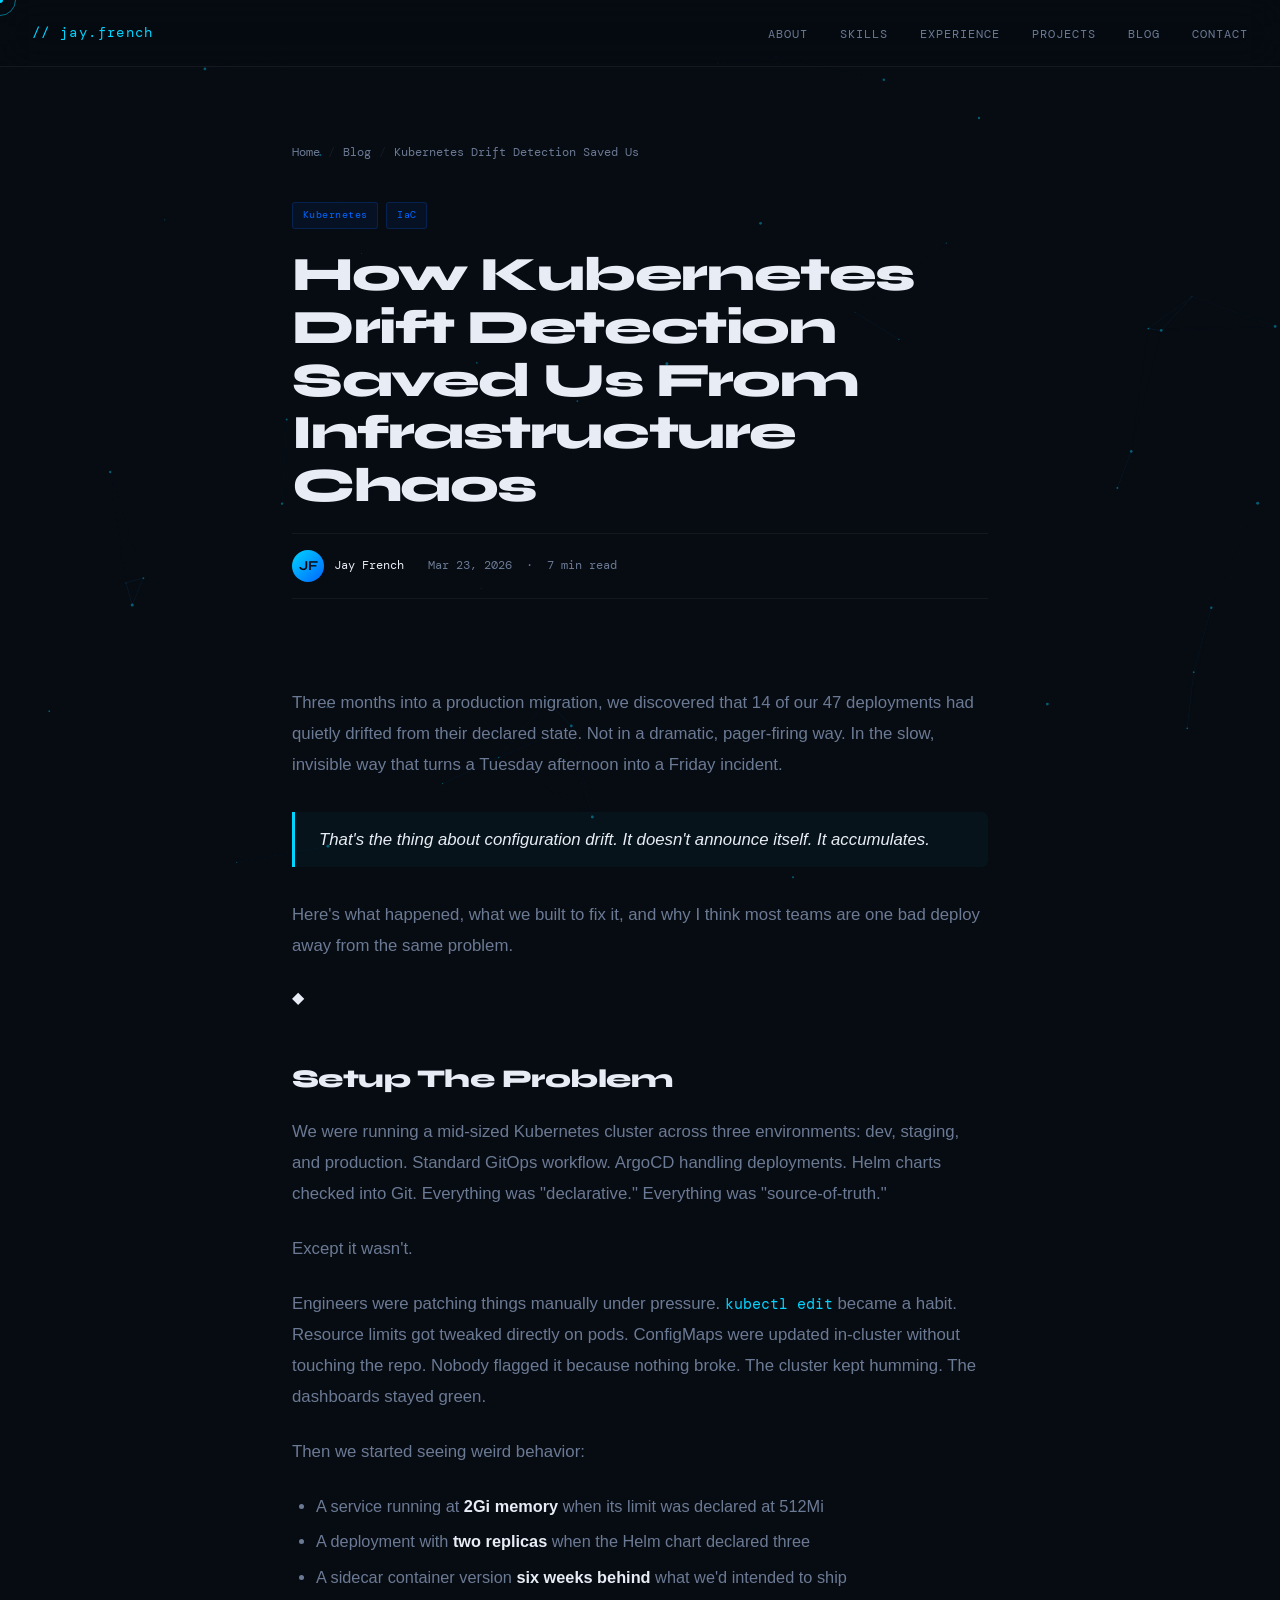
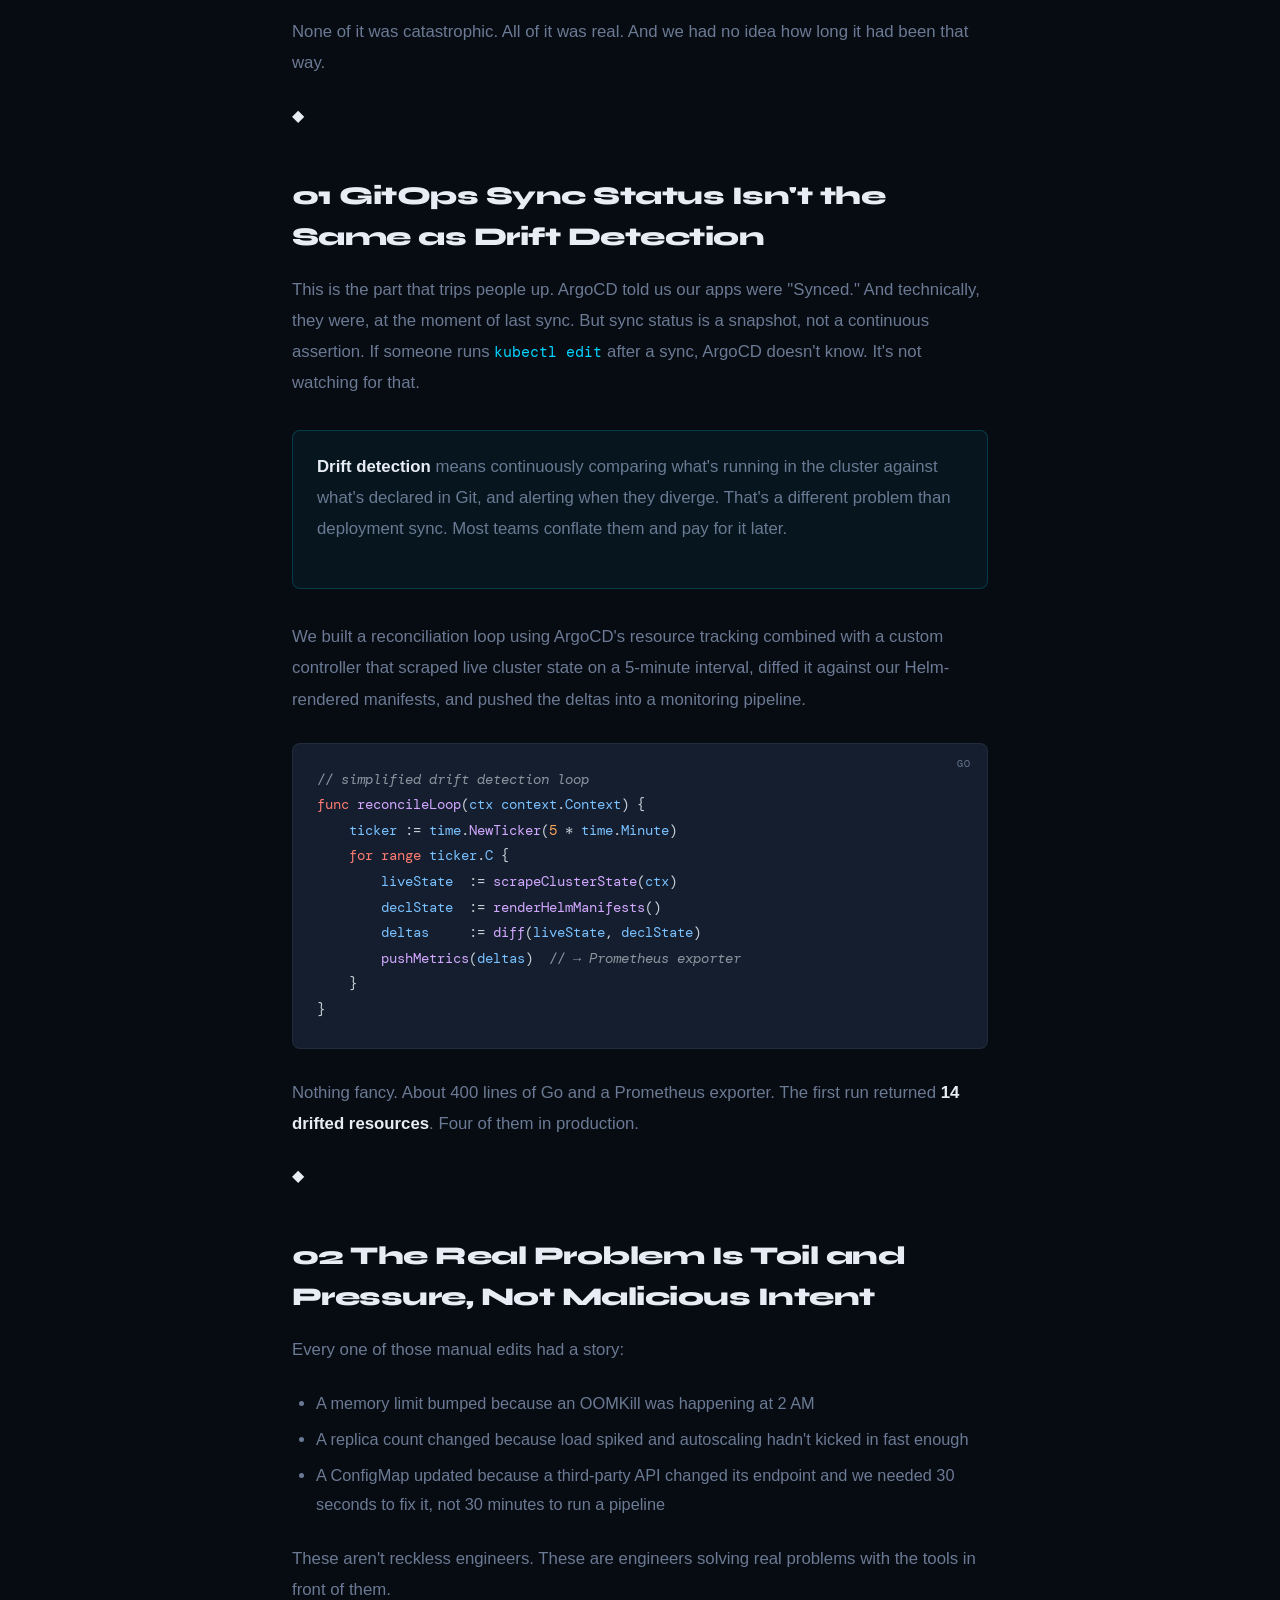
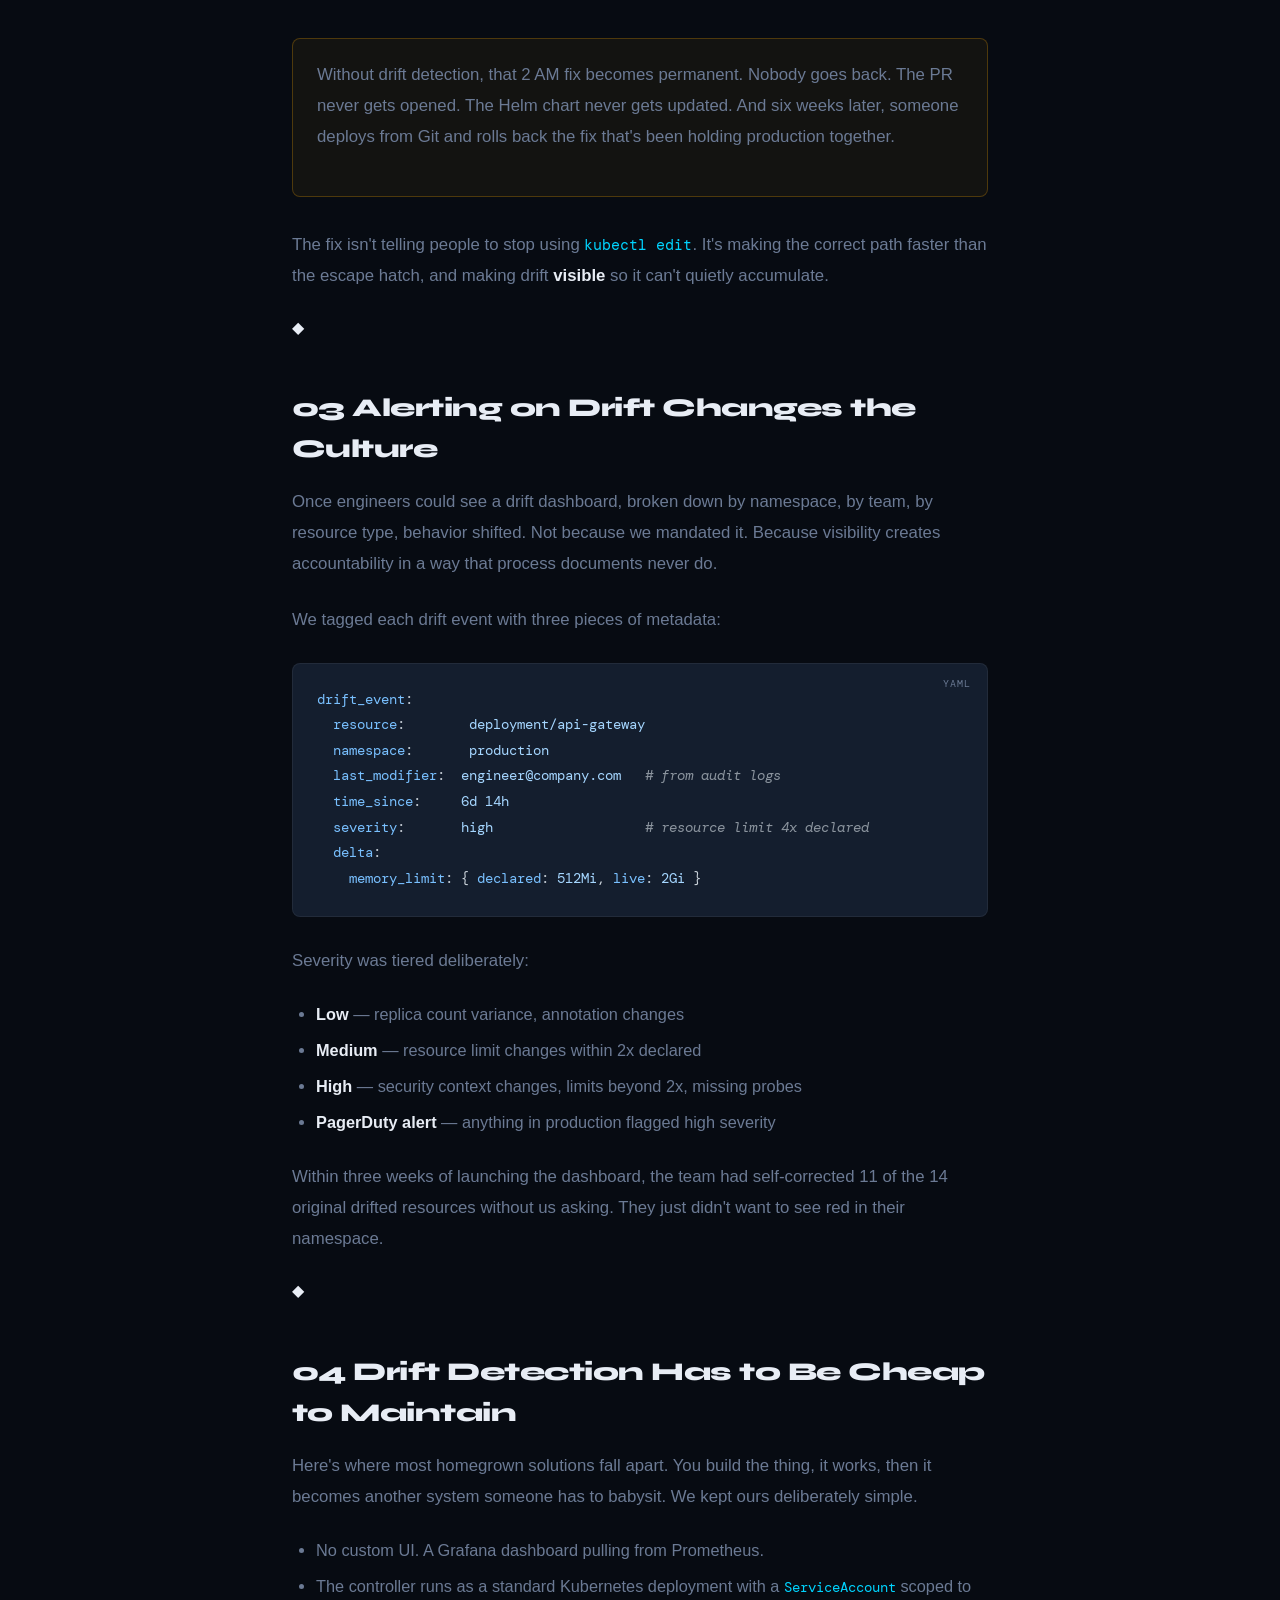
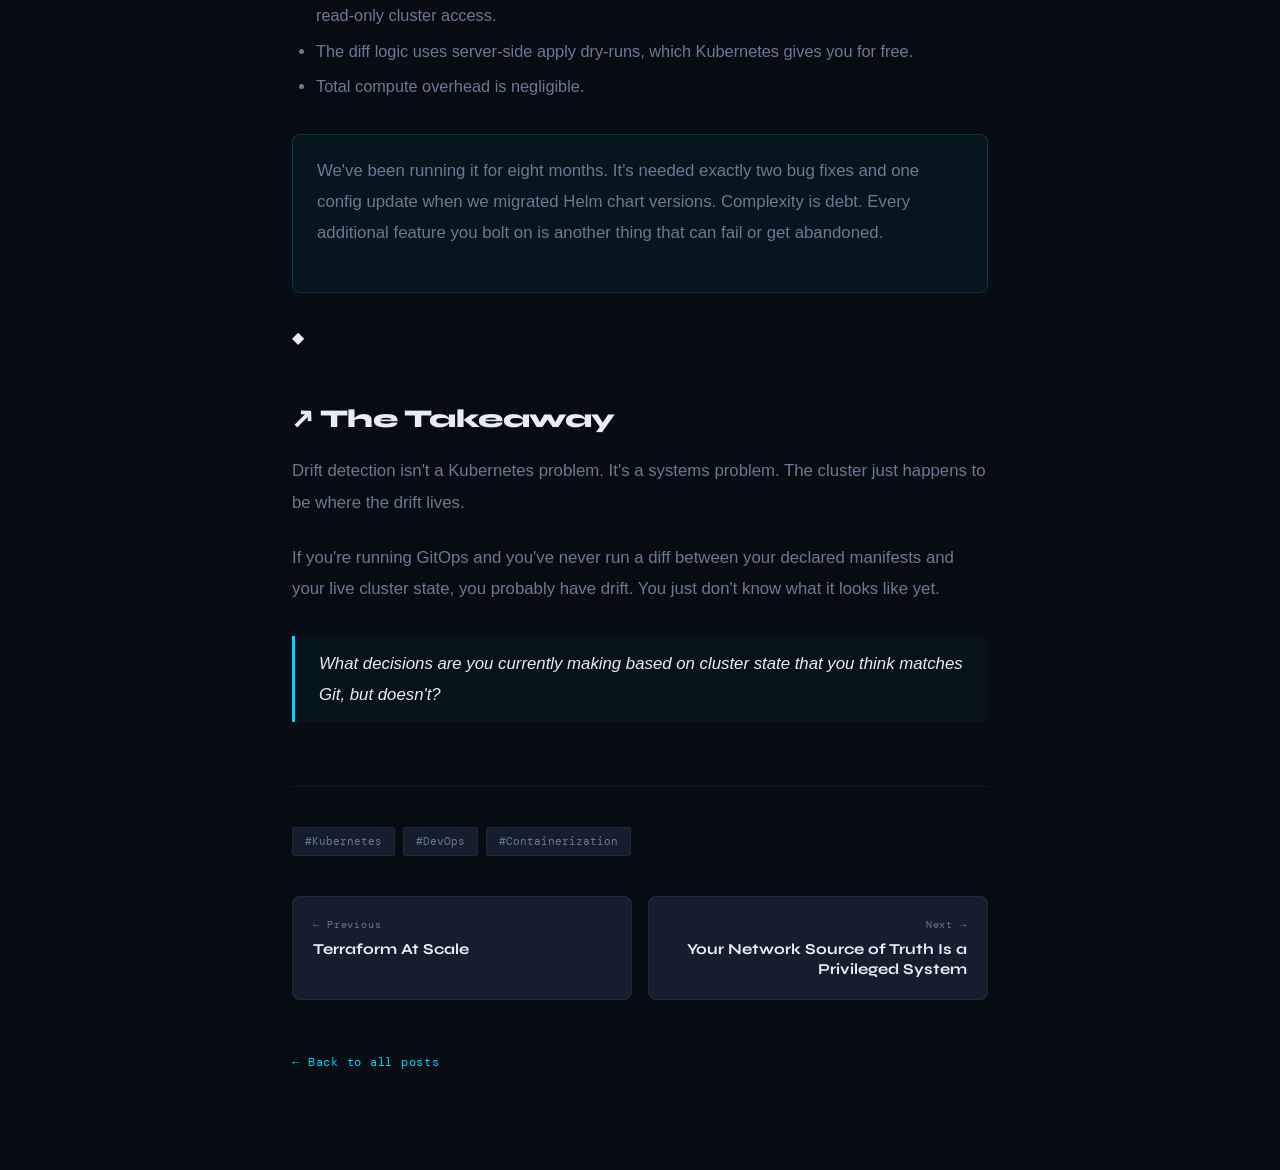
<file: site/posts/how-kubernetes-saved-us.html>
<!DOCTYPE html>
<html lang="en">
<head>
  <meta charset="UTF-8" />
  <meta name="viewport" content="width=device-width, initial-scale=1.0" />
  <!--
  ╔══════════════════════════════════════════════════════════════╗
  ║           BLOG POST TEMPLATE — HOW TO USE                   ║
  ╠══════════════════════════════════════════════════════════════╣
  ║  1. Copy this file to /posts/your-post-slug.html            ║
  ║  2. Update all fields marked with "EDIT:" below             ║
  ║  3. Write your post content inside <article class="prose">  ║
  ║  4. Add a link to blog.html in the posts grid               ║
  ║  5. Optionally add a card to index.html blog preview        ╚══════════════════════════════════════════════════════════════╝
  -->
  <!-- EDIT: Page title -->
  <title>How Kubernetes Drift Detection Saved Us From Infrastructure Chaos — Jay French</title>
  <!-- EDIT: SEO description -->
  <meta name="description" content="A short description of this post for search engines and social sharing." />
  <!-- EDIT: Open Graph tags for social sharing -->
  <meta property="og:title" content="Your Post Title" />
  <meta property="og:description" content="A short description for social sharing." />
  <meta property="og:type" content="article" />

  <link rel="preconnect" href="https://fonts.googleapis.com" />
  <link rel="preconnect" href="https://fonts.gstatic.com" crossorigin />
  <link href="https://fonts.googleapis.com/css2?family=Syne:wght@400;600;700;800&family=DM+Mono:wght@300;400;500&family=Cabinet+Grotesk:wght@300;400;500;700&display=swap" rel="stylesheet" />
  <style>
    *, *::before, *::after { box-sizing: border-box; margin: 0; padding: 0; }
    :root {
      --bg:        #070b12;
      --bg2:       #0d1421;
      --surface:   #141e2e;
      --border:    rgba(255,255,255,0.06);
      --primary:   #00d4ff;
      --accent:    #0066ff;
      --green:     #00ffaa;
      --text:      #e8edf5;
      --muted:     #6b7a94;
      --font-display: 'Syne', sans-serif;
      --font-body:    'Cabinet Grotesk', sans-serif;
      --font-mono:    'DM Mono', monospace;
    }
    html { scroll-behavior: smooth; }
    body { background: var(--bg); color: var(--text); font-family: var(--font-body); font-size: 16px; line-height: 1.6; overflow-x: hidden; cursor: none; }
    #cursor-dot, #cursor-ring { position: fixed; top: 0; left: 0; border-radius: 50%; pointer-events: none; z-index: 9999; transform: translate(-50%, -50%); }
    #cursor-dot { width: 6px; height: 6px; background: var(--primary); }
    #cursor-ring { width: 32px; height: 32px; border: 1.5px solid rgba(0,212,255,0.5); transition: width 0.25s, height 0.25s; }
    #bg-canvas { position: fixed; inset: 0; z-index: 0; pointer-events: none; }

    /* NAV */
    nav { position: fixed; top: 0; left: 0; right: 0; z-index: 100; padding: 1.25rem 2rem; display: flex; align-items: center; justify-content: space-between; background: rgba(7,11,18,0.85); backdrop-filter: blur(20px); border-bottom: 1px solid var(--border); }
    .nav-logo { font-family: var(--font-mono); font-size: 0.85rem; color: var(--primary); letter-spacing: 0.1em; text-decoration: none; }
    .nav-links { display: flex; gap: 2rem; list-style: none; }
    .nav-links a { font-family: var(--font-mono); font-size: 0.78rem; color: var(--muted); text-decoration: none; letter-spacing: 0.08em; text-transform: uppercase; transition: color 0.2s; }
    .nav-links a:hover { color: var(--primary); }

    /* PROGRESS BAR */
    #progress-bar { position: fixed; top: 0; left: 0; height: 2px; background: linear-gradient(90deg, var(--primary), var(--accent)); z-index: 200; width: 0%; transition: width 0.1s; }

    /* LAYOUT */
    .post-wrapper { position: relative; z-index: 1; max-width: 760px; margin: 0 auto; padding: 9rem 2rem 6rem; }

    /* BREADCRUMB */
    .breadcrumb { font-family: var(--font-mono); font-size: 0.72rem; color: var(--muted); margin-bottom: 2.5rem; display: flex; align-items: center; gap: 0.5rem; }
    .breadcrumb a { color: var(--muted); text-decoration: none; transition: color 0.2s; }
    .breadcrumb a:hover { color: var(--primary); }
    .breadcrumb span { color: var(--border); }

    /* POST HEADER */
    .post-header { margin-bottom: 3rem; }
    .post-tags { display: flex; gap: 0.5rem; flex-wrap: wrap; margin-bottom: 1.25rem; }
    .post-tag { font-family: var(--font-mono); font-size: 0.65rem; color: var(--accent); background: rgba(0,102,255,0.08); border: 1px solid rgba(0,102,255,0.2); padding: 0.25rem 0.6rem; border-radius: 3px; letter-spacing: 0.05em; }
    .post-title { font-family: var(--font-display); font-size: clamp(2rem, 4.5vw, 3rem); font-weight: 800; letter-spacing: -0.03em; line-height: 1.1; margin-bottom: 1.25rem; }
    .post-meta-bar { display: flex; align-items: center; gap: 1.5rem; flex-wrap: wrap; padding: 1rem 0; border-top: 1px solid var(--border); border-bottom: 1px solid var(--border); margin-bottom: 0; }
    .post-author { display: flex; align-items: center; gap: 0.65rem; }
    .author-avatar { width: 32px; height: 32px; border-radius: 50%; background: linear-gradient(135deg, var(--primary), var(--accent)); display: flex; align-items: center; justify-content: center; font-size: 0.85rem; font-weight: 700; color: var(--bg); font-family: var(--font-display); flex-shrink: 0; }
    .author-name { font-family: var(--font-mono); font-size: 0.75rem; color: var(--text); }
    .post-date-read { font-family: var(--font-mono); font-size: 0.72rem; color: var(--muted); }

    /* ARTICLE PROSE */
    .prose { padding-top: 2.5rem; }
    .prose p { color: var(--muted); font-size: 1.05rem; line-height: 1.85; margin-bottom: 1.5rem; }
    .prose p strong { color: var(--text); font-weight: 600; }
    .prose h2 { font-family: var(--font-display); font-size: 1.6rem; font-weight: 800; letter-spacing: -0.02em; color: var(--text); margin-top: 3rem; margin-bottom: 1rem; }
    .prose h3 { font-family: var(--font-display); font-size: 1.2rem; font-weight: 700; color: var(--text); margin-top: 2rem; margin-bottom: 0.75rem; }
    .prose ul, .prose ol { color: var(--muted); font-size: 1.02rem; line-height: 1.8; margin-bottom: 1.5rem; padding-left: 1.5rem; }
    .prose li { margin-bottom: 0.4rem; }
    .prose li strong { color: var(--text); }
    .prose a { color: var(--primary); text-decoration: underline; text-underline-offset: 3px; text-decoration-color: rgba(0,212,255,0.35); transition: text-decoration-color 0.2s; }
    .prose a:hover { text-decoration-color: var(--primary); }
    .prose blockquote { border-left: 3px solid var(--primary); padding: 0.75rem 1.5rem; margin: 2rem 0; background: rgba(0,212,255,0.04); border-radius: 0 6px 6px 0; }
    .prose blockquote p { color: var(--text); font-style: italic; margin-bottom: 0; }
    .prose hr { border: none; border-top: 1px solid var(--border); margin: 3rem 0; }

    /* Code blocks */
    .prose pre {
      background: var(--surface);
      border: 1px solid var(--border);
      border-radius: 8px;
      padding: 1.5rem;
      overflow-x: auto;
      margin: 1.75rem 0;
      position: relative;
    }
    .prose pre::before {
      content: attr(data-lang);
      position: absolute; top: 0.75rem; right: 1rem;
      font-family: var(--font-mono); font-size: 0.65rem;
      color: var(--muted); letter-spacing: 0.1em; text-transform: uppercase;
    }
    .prose code {
      font-family: var(--font-mono);
      font-size: 0.88em;
      color: var(--primary);
    }
    .prose pre code {
      color: #c9d1d9;
      font-size: 0.85rem;
      line-height: 1.7;
    }
    /* Syntax highlight tokens */
    .tok-k  { color: #ff7b72; } /* keyword */
    .tok-s  { color: #a5d6ff; } /* string */
    .tok-c  { color: #8b949e; font-style: italic; } /* comment */
    .tok-f  { color: #d2a8ff; } /* function */
    .tok-n  { color: #79c0ff; } /* name/variable */
    .tok-v  { color: #ffa657; } /* value/number */
    .tok-p  { color: #c9d1d9; } /* punctuation */

    /* Callout box */
    .callout {
      background: rgba(0,212,255,0.05);
      border: 1px solid rgba(0,212,255,0.2);
      border-radius: 8px;
      padding: 1.25rem 1.5rem;
      margin: 2rem 0;
      display: flex; gap: 1rem; align-items: flex-start;
    }
    .callout-icon { font-size: 1.2rem; flex-shrink: 0; margin-top: 0.1rem; }
    .callout-body { font-size: 0.95rem; color: var(--muted); line-height: 1.75; }
    .callout-body strong { color: var(--primary); }
    .callout.warning { background: rgba(255,170,0,0.05); border-color: rgba(255,170,0,0.25); }
    .callout.warning .callout-body strong { color: #ffaa00; }

    /* POST FOOTER */
    .post-footer { margin-top: 4rem; padding-top: 2.5rem; border-top: 1px solid var(--border); }
    .post-footer-tags { display: flex; gap: 0.5rem; flex-wrap: wrap; margin-bottom: 2.5rem; }
    .post-footer-tag { font-family: var(--font-mono); font-size: 0.68rem; color: var(--muted); background: var(--surface); border: 1px solid var(--border); padding: 0.3rem 0.75rem; border-radius: 3px; }
    .post-nav { display: grid; grid-template-columns: 1fr 1fr; gap: 1rem; margin-bottom: 3rem; }
    .post-nav-item { background: var(--surface); border: 1px solid var(--border); border-radius: 8px; padding: 1.25rem; text-decoration: none; color: inherit; transition: border-color 0.2s; }
    .post-nav-item:hover { border-color: rgba(0,212,255,0.3); }
    .post-nav-dir { font-family: var(--font-mono); font-size: 0.65rem; color: var(--muted); letter-spacing: 0.08em; margin-bottom: 0.4rem; }
    .post-nav-title { font-family: var(--font-display); font-size: 0.95rem; font-weight: 700; color: var(--text); line-height: 1.3; }
    .post-nav-item.next { text-align: right; }

    .back-link { display: inline-flex; align-items: center; gap: 0.5rem; font-family: var(--font-mono); font-size: 0.78rem; color: var(--primary); text-decoration: none; letter-spacing: 0.06em; transition: gap 0.2s; }
    .back-link:hover { gap: 0.75rem; }

    @media (max-width: 600px) {
      body { cursor: auto; }
      #cursor-dot, #cursor-ring { display: none; }
      .post-nav { grid-template-columns: 1fr; }
    }
  </style>
</head>
<body>

  <div id="cursor-dot"></div>
  <div id="cursor-ring"></div>
  <div id="progress-bar"></div>
  <canvas id="bg-canvas"></canvas>

  <nav>
    <a href="../index.html" class="nav-logo">// jay.french</a>
    <ul class="nav-links">
      <li><a href="../index.html#about">About</a></li>
      <li><a href="../index.html#skills">Skills</a></li>
      <li><a href="../index.html#experience">Experience</a></li>
      <li><a href="../index.html#projects">Projects</a></li>
      <li><a href="../blog.html">Blog</a></li>
      <li><a href="../index.html#contact">Contact</a></li>
    </ul>
  </nav>

  <div class="post-wrapper">

    <!-- Breadcrumb -->
    <div class="breadcrumb">
      <a href="../index.html">Home</a>
      <span>/</span>
      <a href="../blog.html">Blog</a>
      <span>/</span>
      <!-- EDIT: Short version of your post title -->
      <span style="color:var(--muted)">Kubernetes Drift Detection Saved Us</span>
    </div>

    <!-- POST HEADER -->
    <header class="post-header">
      <!-- EDIT: Add relevant tags (e.g. Kubernetes, AWS, Terraform, DevOps, FinOps, Security, GCP) -->
      <div class="post-tags">
        <span class="post-tag">Kubernetes</span>
        <span class="post-tag">IaC</span>
      </div>
      <!-- EDIT: Full post title -->
      <h1 class="post-title">How Kubernetes Drift Detection Saved Us From Infrastructure Chaos</h1>
      <div class="post-meta-bar">
        <div class="post-author">
          <div class="author-avatar">JF</div>
          <span class="author-name">Jay French</span>
        </div>
        <!-- EDIT: Date and reading time -->
        <span class="post-date-read">Mar 23, 2026 &nbsp;·&nbsp; 7 min read</span>
      </div>
    </header>

    <!-- ════════════════════════════════════════════════════════════
         EDIT: WRITE YOUR POST CONTENT BELOW
         Available elements:
           <p> — paragraph
           <h2> — section heading
           <h3> — sub-heading
           <ul>/<ol>/<li> — lists
           <strong> — bold/emphasis
           <a href=""> — links
           <blockquote> — pull quotes
           <hr> — section divider
           <pre data-lang="yaml"> + <code> — code blocks
           <div class="callout"> — info callouts
           <div class="callout warning"> — warning callouts
    ════════════════════════════════════════════════════════════════ -->
    <article class="prose">

       <p>
      Three months into a production migration, we discovered that 14 of our 47 deployments had
      quietly drifted from their declared state. Not in a dramatic, pager-firing way. In the slow,
      invisible way that turns a Tuesday afternoon into a Friday incident.
    </p>
 
    <blockquote>
      <p>That's the thing about configuration drift. It doesn't announce itself. It accumulates.</p>
    </blockquote>
 
    <p>
      Here's what happened, what we built to fix it, and why I think most teams are one bad deploy
      away from the same problem.
    </p>
 
    <div class="section-divider"><span>◆</span></div>
 
    <!-- ── The Setup ─────────────────────────────────────────── -->
    <h2><span class="h2-num">Setup</span> The Problem</h2>
 
    <p>
      We were running a mid-sized Kubernetes cluster across three environments: dev, staging, and
      production. Standard GitOps workflow. ArgoCD handling deployments. Helm charts checked into
      Git. Everything was "declarative." Everything was "source-of-truth."
    </p>
 
    <p>Except it wasn't.</p>
 
    <p>
      Engineers were patching things manually under pressure. <code>kubectl edit</code> became a
      habit. Resource limits got tweaked directly on pods. ConfigMaps were updated in-cluster
      without touching the repo. Nobody flagged it because nothing broke. The cluster kept humming.
      The dashboards stayed green.
    </p>
 
    <p>Then we started seeing weird behavior:</p>
 
    <ul>
      <li>A service running at <strong>2Gi memory</strong> when its limit was declared at 512Mi</li>
      <li>A deployment with <strong>two replicas</strong> when the Helm chart declared three</li>
      <li>A sidecar container version <strong>six weeks behind</strong> what we'd intended to ship</li>
    </ul>
 
    <p>
      None of it was catastrophic. All of it was real. And we had no idea how long it had been
      that way.
    </p>
 
    <div class="section-divider"><span>◆</span></div>
 
    <!-- ── Point 1 ──────────────────────────────────────────── -->
    <h2><span class="h2-num">01</span> GitOps Sync Status Isn't the Same as Drift Detection</h2>
 
    <p>
      This is the part that trips people up. ArgoCD told us our apps were "Synced." And technically,
      they were, at the moment of last sync. But sync status is a snapshot, not a continuous
      assertion. If someone runs <code>kubectl edit</code> after a sync, ArgoCD doesn't know.
      It's not watching for that.
    </p>
 
    <div class="callout">
      <p>
        <strong>Drift detection</strong> means continuously comparing what's running in the cluster
        against what's declared in Git, and alerting when they diverge. That's a different problem
        than deployment sync. Most teams conflate them and pay for it later.
      </p>
    </div>
 
    <p>
      We built a reconciliation loop using ArgoCD's resource tracking combined with a custom
      controller that scraped live cluster state on a 5-minute interval, diffed it against our
      Helm-rendered manifests, and pushed the deltas into a monitoring pipeline.
    </p>
 
    <pre data-lang="go"><code><span class="tok-c">// simplified drift detection loop</span>
<span class="tok-k">func</span> <span class="tok-f">reconcileLoop</span><span class="tok-p">(</span><span class="tok-n">ctx</span> <span class="tok-n">context</span><span class="tok-p">.</span><span class="tok-n">Context</span><span class="tok-p">) {</span>
    <span class="tok-n">ticker</span> <span class="tok-p">:=</span> <span class="tok-n">time</span><span class="tok-p">.</span><span class="tok-f">NewTicker</span><span class="tok-p">(</span><span class="tok-v">5</span> <span class="tok-p">*</span> <span class="tok-n">time</span><span class="tok-p">.</span><span class="tok-n">Minute</span><span class="tok-p">)</span>
    <span class="tok-k">for</span> <span class="tok-k">range</span> <span class="tok-n">ticker</span><span class="tok-p">.</span><span class="tok-n">C</span> <span class="tok-p">{</span>
        <span class="tok-n">liveState</span>  <span class="tok-p">:=</span> <span class="tok-f">scrapeClusterState</span><span class="tok-p">(</span><span class="tok-n">ctx</span><span class="tok-p">)</span>
        <span class="tok-n">declState</span>  <span class="tok-p">:=</span> <span class="tok-f">renderHelmManifests</span><span class="tok-p">()</span>
        <span class="tok-n">deltas</span>     <span class="tok-p">:=</span> <span class="tok-f">diff</span><span class="tok-p">(</span><span class="tok-n">liveState</span><span class="tok-p">,</span> <span class="tok-n">declState</span><span class="tok-p">)</span>
        <span class="tok-f">pushMetrics</span><span class="tok-p">(</span><span class="tok-n">deltas</span><span class="tok-p">)</span>  <span class="tok-c">// → Prometheus exporter</span>
    <span class="tok-p">}</span>
<span class="tok-p">}</span></code></pre>
 
    <p>
      Nothing fancy. About 400 lines of Go and a Prometheus exporter. The first run returned
      <strong>14 drifted resources</strong>. Four of them in production.
    </p>
 
    <div class="section-divider"><span>◆</span></div>
 
    <!-- ── Point 2 ──────────────────────────────────────────── -->
    <h2><span class="h2-num">02</span> The Real Problem Is Toil and Pressure, Not Malicious Intent</h2>
 
    <p>Every one of those manual edits had a story:</p>
 
    <ul>
      <li>A memory limit bumped because an OOMKill was happening at 2 AM</li>
      <li>A replica count changed because load spiked and autoscaling hadn't kicked in fast enough</li>
      <li>A ConfigMap updated because a third-party API changed its endpoint and we needed 30 seconds
          to fix it, not 30 minutes to run a pipeline</li>
    </ul>
 
    <p>These aren't reckless engineers. These are engineers solving real problems with the tools
    in front of them.</p>
 
    <div class="callout warning">
      <p>
        Without drift detection, that 2 AM fix becomes permanent. Nobody goes back. The PR never
        gets opened. The Helm chart never gets updated. And six weeks later, someone deploys from
        Git and rolls back the fix that's been holding production together.
      </p>
    </div>
 
    <p>
      The fix isn't telling people to stop using <code>kubectl edit</code>. It's making the correct
      path faster than the escape hatch, and making drift <strong>visible</strong> so it can't
      quietly accumulate.
    </p>
 
    <div class="section-divider"><span>◆</span></div>
 
    <!-- ── Point 3 ──────────────────────────────────────────── -->
    <h2><span class="h2-num">03</span> Alerting on Drift Changes the Culture</h2>
 
    <p>
      Once engineers could see a drift dashboard, broken down by namespace, by team, by resource
      type, behavior shifted. Not because we mandated it. Because visibility creates accountability
      in a way that process documents never do.
    </p>
 
    <p>We tagged each drift event with three pieces of metadata:</p>
 
    <pre data-lang="yaml"><code><span class="tok-n">drift_event</span><span class="tok-p">:</span>
  <span class="tok-n">resource</span><span class="tok-p">:</span>        <span class="tok-s">deployment/api-gateway</span>
  <span class="tok-n">namespace</span><span class="tok-p">:</span>       <span class="tok-s">production</span>
  <span class="tok-n">last_modifier</span><span class="tok-p">:</span>  <span class="tok-s">engineer@company.com</span>   <span class="tok-c"># from audit logs</span>
  <span class="tok-n">time_since</span><span class="tok-p">:</span>     <span class="tok-s">6d 14h</span>
  <span class="tok-n">severity</span><span class="tok-p">:</span>       <span class="tok-s">high</span>                   <span class="tok-c"># resource limit 4x declared</span>
  <span class="tok-n">delta</span><span class="tok-p">:</span>
    <span class="tok-n">memory_limit</span><span class="tok-p">:</span> <span class="tok-p">{</span> <span class="tok-n">declared</span><span class="tok-p">:</span> <span class="tok-s">512Mi</span><span class="tok-p">,</span> <span class="tok-n">live</span><span class="tok-p">:</span> <span class="tok-s">2Gi</span> <span class="tok-p">}</span></code></pre>
 
    <p>Severity was tiered deliberately:</p>
 
    <ul>
      <li><strong>Low</strong> — replica count variance, annotation changes</li>
      <li><strong>Medium</strong> — resource limit changes within 2x declared</li>
      <li><strong>High</strong> — security context changes, limits beyond 2x, missing probes</li>
      <li><strong>PagerDuty alert</strong> — anything in production flagged high severity</li>
    </ul>
 
    <p>
      Within three weeks of launching the dashboard, the team had self-corrected 11 of the 14
      original drifted resources without us asking. They just didn't want to see red in their
      namespace.
    </p>
 
    <div class="section-divider"><span>◆</span></div>
 
    <!-- ── Point 4 ──────────────────────────────────────────── -->
    <h2><span class="h2-num">04</span> Drift Detection Has to Be Cheap to Maintain</h2>
 
    <p>
      Here's where most homegrown solutions fall apart. You build the thing, it works, then it
      becomes another system someone has to babysit. We kept ours deliberately simple.
    </p>
 
    <ul>
      <li>No custom UI. A Grafana dashboard pulling from Prometheus.</li>
      <li>The controller runs as a standard Kubernetes deployment with a
          <code>ServiceAccount</code> scoped to read-only cluster access.</li>
      <li>The diff logic uses server-side apply dry-runs, which Kubernetes gives you for free.</li>
      <li>Total compute overhead is negligible.</li>
    </ul>
 
    <div class="callout">
      <p>
        We've been running it for eight months. It's needed exactly two bug fixes and one config
        update when we migrated Helm chart versions. Complexity is debt. Every additional feature
        you bolt on is another thing that can fail or get abandoned.
      </p>
    </div>
 
    <div class="section-divider"><span>◆</span></div>
 
    <!-- ── Takeaway ──────────────────────────────────────────── -->
    <h2><span class="h2-num">↗</span> The Takeaway</h2>
 
    <p>
      Drift detection isn't a Kubernetes problem. It's a systems problem. The cluster just happens
      to be where the drift lives.
    </p>
 
    <p>
      If you're running GitOps and you've never run a diff between your declared manifests and your
      live cluster state, you probably have drift. You just don't know what it looks like yet.
    </p>
 
    <blockquote>
      <p>
        What decisions are you currently making based on cluster state that you think matches Git,
        but doesn't?
      </p>
    </blockquote>

    </article>
    <!-- ════════════════════════════════════════════════════════════ -->

    <!-- POST FOOTER -->
    <footer class="post-footer">
      <!-- EDIT: Add tags relevant to the post content -->
      <div class="post-footer-tags">
        <span class="post-footer-tag">#Kubernetes</span>
        <span class="post-footer-tag">#DevOps</span>
        <span class="post-footer-tag">#Containerization</span>
      </div>

      <!-- EDIT: Update prev/next post links -->
      <div class="post-nav">
        <a href="terraform-at-scale.html" class="post-nav-item">
          <div class="post-nav-dir">← Previous</div>
          <div class="post-nav-title">Terraform At Scale</div>
        </a>
        <a href="network-source-of-truth-is-privileged.html" class="post-nav-item next">
          <div class="post-nav-dir">Next →</div>
          <div class="post-nav-title">Your Network Source of Truth Is a Privileged System</div>
        </a>
      </div>

      <a href="../blog.html" class="back-link">← Back to all posts</a>
    </footer>

  </div><!-- /post-wrapper -->

  <script>
    // Cursor
    const dot=document.getElementById('cursor-dot'),ring=document.getElementById('cursor-ring');
    let mx=0,my=0,rx=0,ry=0;
    document.addEventListener('mousemove',e=>{mx=e.clientX;my=e.clientY;});
    (function a(){rx+=(mx-rx)*.15;ry+=(my-ry)*.15;dot.style.left=mx+'px';dot.style.top=my+'px';ring.style.left=rx+'px';ring.style.top=ry+'px';requestAnimationFrame(a);})();

    // Reading progress bar
    const bar=document.getElementById('progress-bar');
    document.addEventListener('scroll',()=>{
      const el=document.documentElement;
      const pct=(el.scrollTop/(el.scrollHeight-el.clientHeight))*100;
      bar.style.width=pct+'%';
    });

    // Canvas
    const canvas=document.getElementById('bg-canvas'),ctx=canvas.getContext('2d');
    let W,H,ps=[];
    function resize(){W=canvas.width=window.innerWidth;H=canvas.height=window.innerHeight;}
    resize();window.addEventListener('resize',resize);
    for(let i=0;i<45;i++)ps.push({x:Math.random()*W,y:Math.random()*H,vx:(Math.random()-.5)*.25,vy:(Math.random()-.5)*.25,r:Math.random()*1.2+.4});
    function draw(){ctx.clearRect(0,0,W,H);for(let i=0;i<ps.length;i++)for(let j=i+1;j<ps.length;j++){const dx=ps[i].x-ps[j].x,dy=ps[i].y-ps[j].y,d=Math.sqrt(dx*dx+dy*dy);if(d<140){ctx.beginPath();ctx.moveTo(ps[i].x,ps[i].y);ctx.lineTo(ps[j].x,ps[j].y);ctx.strokeStyle=`rgba(0,180,255,${(1-d/140)*.15})`;ctx.lineWidth=.6;ctx.stroke();}}for(const p of ps){ctx.beginPath();ctx.arc(p.x,p.y,p.r,0,Math.PI*2);ctx.fillStyle='rgba(0,212,255,0.4)';ctx.fill();p.x+=p.vx;p.y+=p.vy;if(p.x<0||p.x>W)p.vx*=-1;if(p.y<0||p.y>H)p.vy*=-1;}requestAnimationFrame(draw);}
    draw();
  </script>
</body>
</html>
</file>
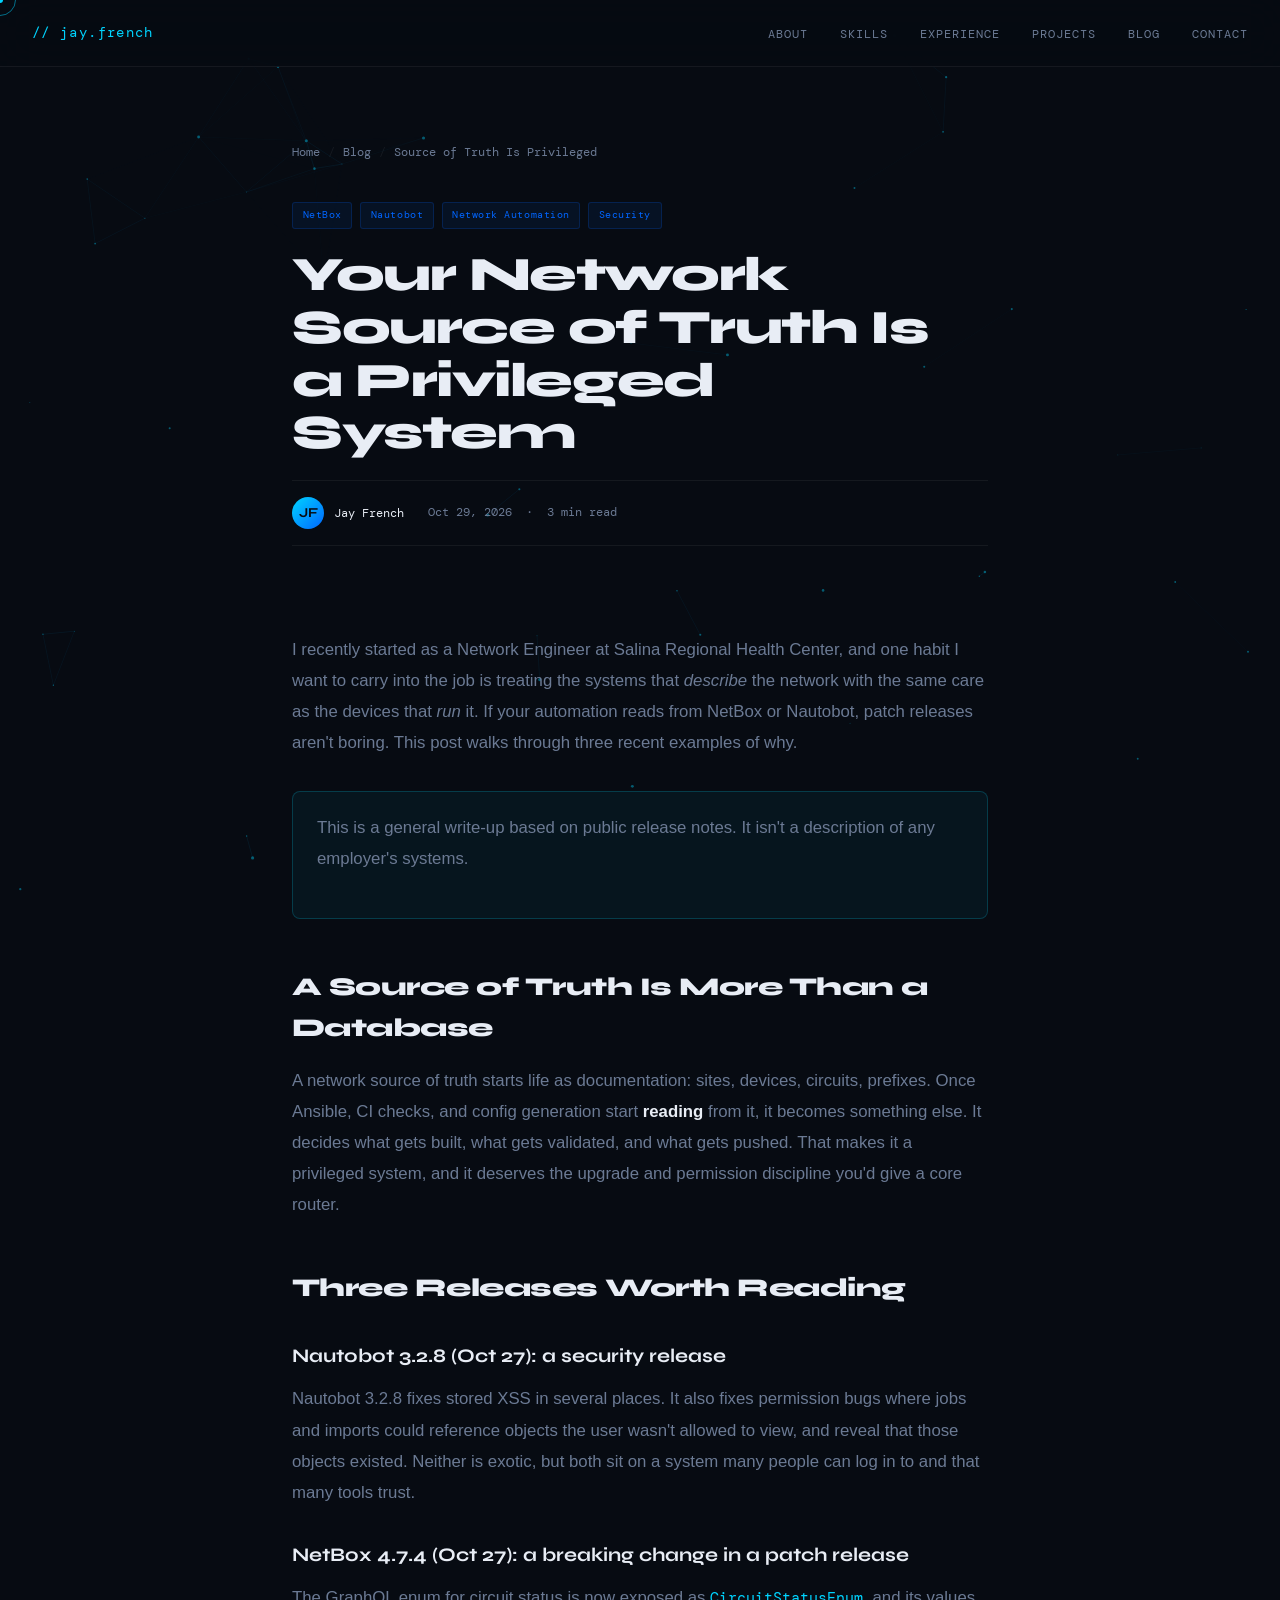
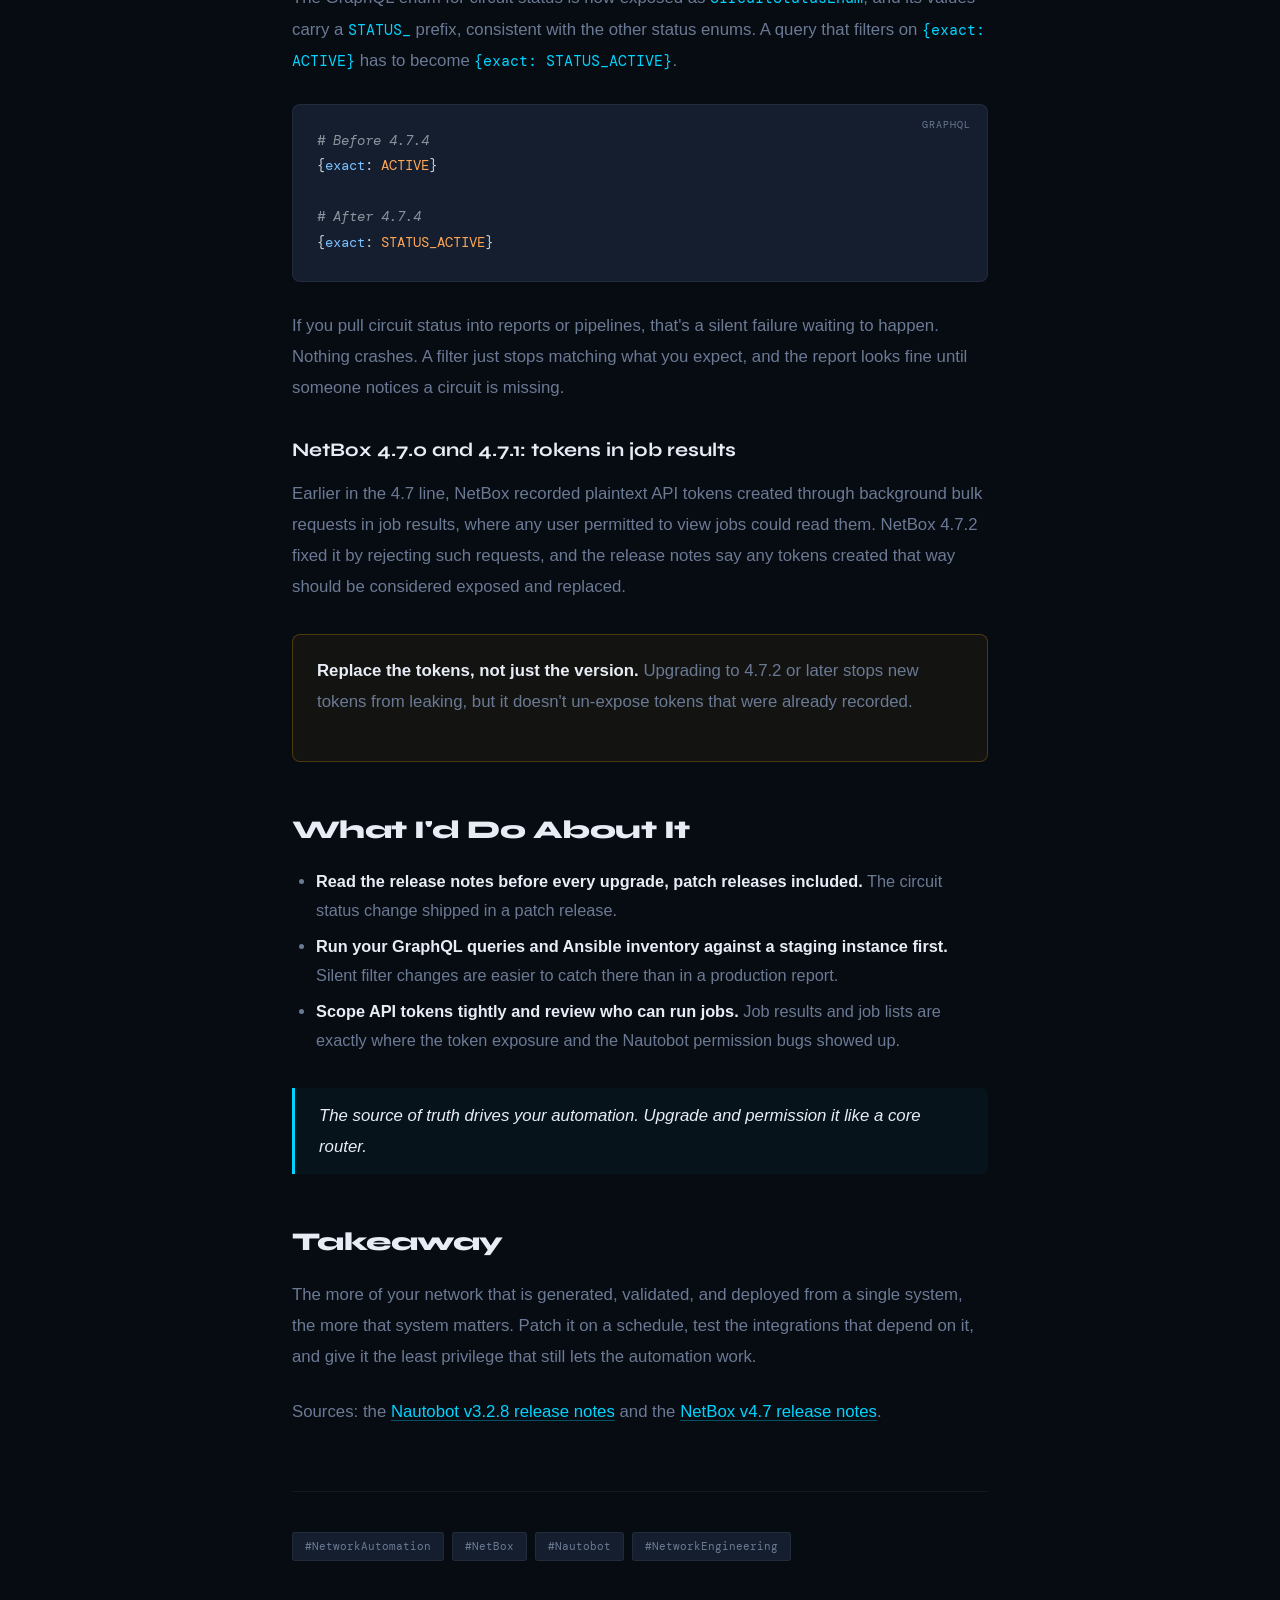
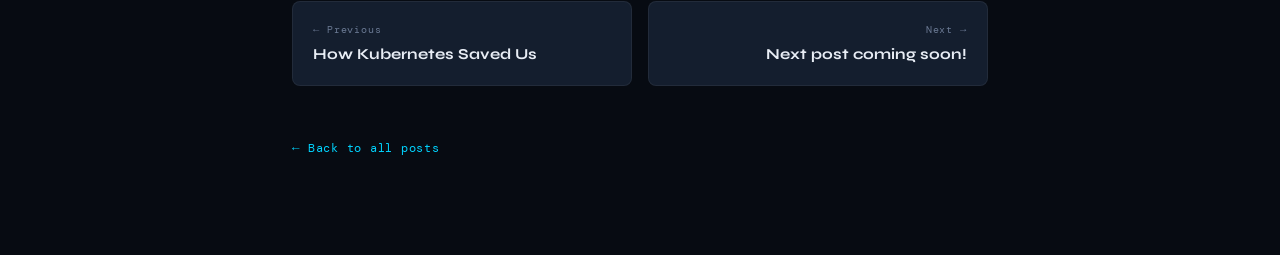
<file: site/posts/network-source-of-truth-is-privileged.html>
<!DOCTYPE html>
<html lang="en">
<head>
  <meta charset="UTF-8" />
  <meta name="viewport" content="width=device-width, initial-scale=1.0" />
  <title>Your Network Source of Truth Is a Privileged System — Jay French</title>
  <meta name="description" content="NetBox and Nautobot feed your automation, so their patch releases matter: a Nautobot security fix, a NetBox GraphQL breaking change, and plaintext API tokens in job results." />
  <meta property="og:title" content="Your Network Source of Truth Is a Privileged System" />
  <meta property="og:description" content="NetBox and Nautobot feed your automation, so their patch releases matter: a Nautobot security fix, a NetBox GraphQL breaking change, and plaintext API tokens in job results." />
  <meta property="og:type" content="article" />

  <link rel="preconnect" href="https://fonts.googleapis.com" />
  <link rel="preconnect" href="https://fonts.gstatic.com" crossorigin />
  <link href="https://fonts.googleapis.com/css2?family=Syne:wght@400;600;700;800&family=DM+Mono:wght@300;400;500&family=Cabinet+Grotesk:wght@300;400;500;700&display=swap" rel="stylesheet" />
  <style>
    *, *::before, *::after { box-sizing: border-box; margin: 0; padding: 0; }
    :root {
      --bg:        #070b12;
      --bg2:       #0d1421;
      --surface:   #141e2e;
      --border:    rgba(255,255,255,0.06);
      --primary:   #00d4ff;
      --accent:    #0066ff;
      --green:     #00ffaa;
      --text:      #e8edf5;
      --muted:     #6b7a94;
      --font-display: 'Syne', sans-serif;
      --font-body:    'Cabinet Grotesk', sans-serif;
      --font-mono:    'DM Mono', monospace;
    }
    html { scroll-behavior: smooth; }
    body { background: var(--bg); color: var(--text); font-family: var(--font-body); font-size: 16px; line-height: 1.6; overflow-x: hidden; cursor: none; }
    #cursor-dot, #cursor-ring { position: fixed; top: 0; left: 0; border-radius: 50%; pointer-events: none; z-index: 9999; transform: translate(-50%, -50%); }
    #cursor-dot { width: 6px; height: 6px; background: var(--primary); }
    #cursor-ring { width: 32px; height: 32px; border: 1.5px solid rgba(0,212,255,0.5); transition: width 0.25s, height 0.25s; }
    #bg-canvas { position: fixed; inset: 0; z-index: 0; pointer-events: none; }

    /* NAV */
    nav { position: fixed; top: 0; left: 0; right: 0; z-index: 100; padding: 1.25rem 2rem; display: flex; align-items: center; justify-content: space-between; background: rgba(7,11,18,0.85); backdrop-filter: blur(20px); border-bottom: 1px solid var(--border); }
    .nav-logo { font-family: var(--font-mono); font-size: 0.85rem; color: var(--primary); letter-spacing: 0.1em; text-decoration: none; }
    .nav-links { display: flex; gap: 2rem; list-style: none; }
    .nav-links a { font-family: var(--font-mono); font-size: 0.78rem; color: var(--muted); text-decoration: none; letter-spacing: 0.08em; text-transform: uppercase; transition: color 0.2s; }
    .nav-links a:hover { color: var(--primary); }

    /* PROGRESS BAR */
    #progress-bar { position: fixed; top: 0; left: 0; height: 2px; background: linear-gradient(90deg, var(--primary), var(--accent)); z-index: 200; width: 0%; transition: width 0.1s; }

    /* LAYOUT */
    .post-wrapper { position: relative; z-index: 1; max-width: 760px; margin: 0 auto; padding: 9rem 2rem 6rem; }

    /* BREADCRUMB */
    .breadcrumb { font-family: var(--font-mono); font-size: 0.72rem; color: var(--muted); margin-bottom: 2.5rem; display: flex; align-items: center; gap: 0.5rem; }
    .breadcrumb a { color: var(--muted); text-decoration: none; transition: color 0.2s; }
    .breadcrumb a:hover { color: var(--primary); }
    .breadcrumb span { color: var(--border); }

    /* POST HEADER */
    .post-header { margin-bottom: 3rem; }
    .post-tags { display: flex; gap: 0.5rem; flex-wrap: wrap; margin-bottom: 1.25rem; }
    .post-tag { font-family: var(--font-mono); font-size: 0.65rem; color: var(--accent); background: rgba(0,102,255,0.08); border: 1px solid rgba(0,102,255,0.2); padding: 0.25rem 0.6rem; border-radius: 3px; letter-spacing: 0.05em; }
    .post-title { font-family: var(--font-display); font-size: clamp(2rem, 4.5vw, 3rem); font-weight: 800; letter-spacing: -0.03em; line-height: 1.1; margin-bottom: 1.25rem; }
    .post-meta-bar { display: flex; align-items: center; gap: 1.5rem; flex-wrap: wrap; padding: 1rem 0; border-top: 1px solid var(--border); border-bottom: 1px solid var(--border); margin-bottom: 0; }
    .post-author { display: flex; align-items: center; gap: 0.65rem; }
    .author-avatar { width: 32px; height: 32px; border-radius: 50%; background: linear-gradient(135deg, var(--primary), var(--accent)); display: flex; align-items: center; justify-content: center; font-size: 0.85rem; font-weight: 700; color: var(--bg); font-family: var(--font-display); flex-shrink: 0; }
    .author-name { font-family: var(--font-mono); font-size: 0.75rem; color: var(--text); }
    .post-date-read { font-family: var(--font-mono); font-size: 0.72rem; color: var(--muted); }

    /* ARTICLE PROSE */
    .prose { padding-top: 2.5rem; }
    .prose p { color: var(--muted); font-size: 1.05rem; line-height: 1.85; margin-bottom: 1.5rem; }
    .prose p strong { color: var(--text); font-weight: 600; }
    .prose h2 { font-family: var(--font-display); font-size: 1.6rem; font-weight: 800; letter-spacing: -0.02em; color: var(--text); margin-top: 3rem; margin-bottom: 1rem; }
    .prose h3 { font-family: var(--font-display); font-size: 1.2rem; font-weight: 700; color: var(--text); margin-top: 2rem; margin-bottom: 0.75rem; }
    .prose ul, .prose ol { color: var(--muted); font-size: 1.02rem; line-height: 1.8; margin-bottom: 1.5rem; padding-left: 1.5rem; }
    .prose li { margin-bottom: 0.4rem; }
    .prose li strong { color: var(--text); }
    .prose a { color: var(--primary); text-decoration: underline; text-underline-offset: 3px; text-decoration-color: rgba(0,212,255,0.35); transition: text-decoration-color 0.2s; }
    .prose a:hover { text-decoration-color: var(--primary); }
    .prose blockquote { border-left: 3px solid var(--primary); padding: 0.75rem 1.5rem; margin: 2rem 0; background: rgba(0,212,255,0.04); border-radius: 0 6px 6px 0; }
    .prose blockquote p { color: var(--text); font-style: italic; margin-bottom: 0; }
    .prose hr { border: none; border-top: 1px solid var(--border); margin: 3rem 0; }

    /* Code blocks */
    .prose pre {
      background: var(--surface);
      border: 1px solid var(--border);
      border-radius: 8px;
      padding: 1.5rem;
      overflow-x: auto;
      margin: 1.75rem 0;
      position: relative;
    }
    .prose pre::before {
      content: attr(data-lang);
      position: absolute; top: 0.75rem; right: 1rem;
      font-family: var(--font-mono); font-size: 0.65rem;
      color: var(--muted); letter-spacing: 0.1em; text-transform: uppercase;
    }
    .prose code {
      font-family: var(--font-mono);
      font-size: 0.88em;
      color: var(--primary);
    }
    .prose pre code {
      color: #c9d1d9;
      font-size: 0.85rem;
      line-height: 1.7;
    }
    /* Syntax highlight tokens */
    .tok-k  { color: #ff7b72; } /* keyword */
    .tok-s  { color: #a5d6ff; } /* string */
    .tok-c  { color: #8b949e; font-style: italic; } /* comment */
    .tok-f  { color: #d2a8ff; } /* function */
    .tok-n  { color: #79c0ff; } /* name/variable */
    .tok-v  { color: #ffa657; } /* value/number */
    .tok-p  { color: #c9d1d9; } /* punctuation */

    /* Callout box */
    .callout {
      background: rgba(0,212,255,0.05);
      border: 1px solid rgba(0,212,255,0.2);
      border-radius: 8px;
      padding: 1.25rem 1.5rem;
      margin: 2rem 0;
      display: flex; gap: 1rem; align-items: flex-start;
    }
    .callout-icon { font-size: 1.2rem; flex-shrink: 0; margin-top: 0.1rem; }
    .callout-body { font-size: 0.95rem; color: var(--muted); line-height: 1.75; }
    .callout-body strong { color: var(--primary); }
    .callout.warning { background: rgba(255,170,0,0.05); border-color: rgba(255,170,0,0.25); }
    .callout.warning .callout-body strong { color: #ffaa00; }

    /* POST FOOTER */
    .post-footer { margin-top: 4rem; padding-top: 2.5rem; border-top: 1px solid var(--border); }
    .post-footer-tags { display: flex; gap: 0.5rem; flex-wrap: wrap; margin-bottom: 2.5rem; }
    .post-footer-tag { font-family: var(--font-mono); font-size: 0.68rem; color: var(--muted); background: var(--surface); border: 1px solid var(--border); padding: 0.3rem 0.75rem; border-radius: 3px; }
    .post-nav { display: grid; grid-template-columns: 1fr 1fr; gap: 1rem; margin-bottom: 3rem; }
    .post-nav-item { background: var(--surface); border: 1px solid var(--border); border-radius: 8px; padding: 1.25rem; text-decoration: none; color: inherit; transition: border-color 0.2s; }
    .post-nav-item:hover { border-color: rgba(0,212,255,0.3); }
    .post-nav-dir { font-family: var(--font-mono); font-size: 0.65rem; color: var(--muted); letter-spacing: 0.08em; margin-bottom: 0.4rem; }
    .post-nav-title { font-family: var(--font-display); font-size: 0.95rem; font-weight: 700; color: var(--text); line-height: 1.3; }
    .post-nav-item.next { text-align: right; }

    .back-link { display: inline-flex; align-items: center; gap: 0.5rem; font-family: var(--font-mono); font-size: 0.78rem; color: var(--primary); text-decoration: none; letter-spacing: 0.06em; transition: gap 0.2s; }
    .back-link:hover { gap: 0.75rem; }

    @media (max-width: 600px) {
      body { cursor: auto; }
      #cursor-dot, #cursor-ring { display: none; }
      .post-nav { grid-template-columns: 1fr; }
    }
  </style>
</head>
<body>

  <div id="cursor-dot"></div>
  <div id="cursor-ring"></div>
  <div id="progress-bar"></div>
  <canvas id="bg-canvas"></canvas>

  <nav>
    <a href="../index.html" class="nav-logo">// jay.french</a>
    <ul class="nav-links">
      <li><a href="../index.html#about">About</a></li>
      <li><a href="../index.html#skills">Skills</a></li>
      <li><a href="../index.html#experience">Experience</a></li>
      <li><a href="../index.html#projects">Projects</a></li>
      <li><a href="../blog.html">Blog</a></li>
      <li><a href="../index.html#contact">Contact</a></li>
    </ul>
  </nav>

  <div class="post-wrapper">

    <!-- Breadcrumb -->
    <div class="breadcrumb">
      <a href="../index.html">Home</a>
      <span>/</span>
      <a href="../blog.html">Blog</a>
      <span>/</span>
      <span style="color:var(--muted)">Source of Truth Is Privileged</span>
    </div>

    <!-- POST HEADER -->
    <header class="post-header">
      <div class="post-tags">
        <span class="post-tag">NetBox</span>
        <span class="post-tag">Nautobot</span>
        <span class="post-tag">Network Automation</span>
        <span class="post-tag">Security</span>
      </div>
      <h1 class="post-title">Your Network Source of Truth Is a Privileged System</h1>
      <div class="post-meta-bar">
        <div class="post-author">
          <div class="author-avatar">JF</div>
          <span class="author-name">Jay French</span>
        </div>
        <span class="post-date-read">Oct 29, 2026 &nbsp;·&nbsp; 3 min read</span>
      </div>
    </header>

    <article class="prose">

      <p>
        I recently started as a Network Engineer at Salina Regional Health Center, and one habit I
        want to carry into the job is treating the systems that <em>describe</em> the network with
        the same care as the devices that <em>run</em> it. If your automation reads from NetBox or
        Nautobot, patch releases aren't boring. This post walks through three recent examples of why.
      </p>

      <div class="callout">
        <p>
          This is a general write-up based on public release notes. It isn't a description of any
          employer's systems.
        </p>
      </div>

      <h2>A Source of Truth Is More Than a Database</h2>

      <p>
        A network source of truth starts life as documentation: sites, devices, circuits, prefixes.
        Once Ansible, CI checks, and config generation start <strong>reading</strong> from it, it
        becomes something else. It decides what gets built, what gets validated, and what gets
        pushed. That makes it a privileged system, and it deserves the upgrade and permission
        discipline you'd give a core router.
      </p>

      <h2>Three Releases Worth Reading</h2>

      <h3>Nautobot 3.2.8 (Oct 27): a security release</h3>

      <p>
        Nautobot 3.2.8 fixes stored XSS in several places. It also fixes permission bugs where jobs
        and imports could reference objects the user wasn't allowed to view, and reveal that those
        objects existed. Neither is exotic, but both sit on a system many people can log in to and
        that many tools trust.
      </p>

      <h3>NetBox 4.7.4 (Oct 27): a breaking change in a patch release</h3>

      <p>
        The GraphQL enum for circuit status is now exposed as <code>CircuitStatusEnum</code>, and
        its values carry a <code>STATUS_</code> prefix, consistent with the other status enums. A
        query that filters on <code>{exact: ACTIVE}</code> has to become
        <code>{exact: STATUS_ACTIVE}</code>.
      </p>

<pre data-lang="graphql"><code><span class="tok-c"># Before 4.7.4</span>
<span class="tok-p">{</span><span class="tok-n">exact</span><span class="tok-p">:</span> <span class="tok-v">ACTIVE</span><span class="tok-p">}</span>

<span class="tok-c"># After 4.7.4</span>
<span class="tok-p">{</span><span class="tok-n">exact</span><span class="tok-p">:</span> <span class="tok-v">STATUS_ACTIVE</span><span class="tok-p">}</span></code></pre>

      <p>
        If you pull circuit status into reports or pipelines, that's a silent failure waiting to
        happen. Nothing crashes. A filter just stops matching what you expect, and the report looks
        fine until someone notices a circuit is missing.
      </p>

      <h3>NetBox 4.7.0 and 4.7.1: tokens in job results</h3>

      <p>
        Earlier in the 4.7 line, NetBox recorded plaintext API tokens created through background
        bulk requests in job results, where any user permitted to view jobs could read them. NetBox
        4.7.2 fixed it by rejecting such requests, and the release notes say any tokens created
        that way should be considered exposed and replaced.
      </p>

      <div class="callout warning">
        <p>
          <strong>Replace the tokens, not just the version.</strong> Upgrading to 4.7.2 or later
          stops new tokens from leaking, but it doesn't un-expose tokens that were already recorded.
        </p>
      </div>

      <h2>What I'd Do About It</h2>

      <ul>
        <li><strong>Read the release notes before every upgrade, patch releases included.</strong> The circuit status change shipped in a patch release.</li>
        <li><strong>Run your GraphQL queries and Ansible inventory against a staging instance first.</strong> Silent filter changes are easier to catch there than in a production report.</li>
        <li><strong>Scope API tokens tightly and review who can run jobs.</strong> Job results and job lists are exactly where the token exposure and the Nautobot permission bugs showed up.</li>
      </ul>

      <blockquote>
        <p>The source of truth drives your automation. Upgrade and permission it like a core router.</p>
      </blockquote>

      <h2>Takeaway</h2>

      <p>
        The more of your network that is generated, validated, and deployed from a single system,
        the more that system matters. Patch it on a schedule, test the integrations that depend on
        it, and give it the least privilege that still lets the automation work.
      </p>

      <p>
        Sources: the
        <a href="https://github.com/nautobot/nautobot/releases/tag/v3.2.8" target="_blank" rel="noopener">Nautobot v3.2.8 release notes</a>
        and the
        <a href="https://netboxlabs.com/docs/netbox/release-notes/version-4.7" target="_blank" rel="noopener">NetBox v4.7 release notes</a>.
      </p>

    </article>
    <!-- ════════════════════════════════════════════════════════════ -->

    <!-- POST FOOTER -->
    <footer class="post-footer">
      <div class="post-footer-tags">
        <span class="post-footer-tag">#NetworkAutomation</span>
        <span class="post-footer-tag">#NetBox</span>
        <span class="post-footer-tag">#Nautobot</span>
        <span class="post-footer-tag">#NetworkEngineering</span>
      </div>

      <div class="post-nav">
        <a href="how-kubernetes-saved-us.html" class="post-nav-item">
          <div class="post-nav-dir">← Previous</div>
          <div class="post-nav-title">How Kubernetes Saved Us</div>
        </a>
        <a href="../index.html" class="post-nav-item next">
          <div class="post-nav-dir">Next →</div>
          <div class="post-nav-title">Next post coming soon!</div>
        </a>
      </div>

      <a href="../blog.html" class="back-link">← Back to all posts</a>
    </footer>

  </div><!-- /post-wrapper -->

  <script>
    // Cursor
    const dot=document.getElementById('cursor-dot'),ring=document.getElementById('cursor-ring');
    let mx=0,my=0,rx=0,ry=0;
    document.addEventListener('mousemove',e=>{mx=e.clientX;my=e.clientY;});
    (function a(){rx+=(mx-rx)*.15;ry+=(my-ry)*.15;dot.style.left=mx+'px';dot.style.top=my+'px';ring.style.left=rx+'px';ring.style.top=ry+'px';requestAnimationFrame(a);})();

    // Reading progress bar
    const bar=document.getElementById('progress-bar');
    document.addEventListener('scroll',()=>{
      const el=document.documentElement;
      const pct=(el.scrollTop/(el.scrollHeight-el.clientHeight))*100;
      bar.style.width=pct+'%';
    });

    // Canvas
    const canvas=document.getElementById('bg-canvas'),ctx=canvas.getContext('2d');
    let W,H,ps=[];
    function resize(){W=canvas.width=window.innerWidth;H=canvas.height=window.innerHeight;}
    resize();window.addEventListener('resize',resize);
    for(let i=0;i<45;i++)ps.push({x:Math.random()*W,y:Math.random()*H,vx:(Math.random()-.5)*.25,vy:(Math.random()-.5)*.25,r:Math.random()*1.2+.4});
    function draw(){ctx.clearRect(0,0,W,H);for(let i=0;i<ps.length;i++)for(let j=i+1;j<ps.length;j++){const dx=ps[i].x-ps[j].x,dy=ps[i].y-ps[j].y,d=Math.sqrt(dx*dx+dy*dy);if(d<140){ctx.beginPath();ctx.moveTo(ps[i].x,ps[i].y);ctx.lineTo(ps[j].x,ps[j].y);ctx.strokeStyle=`rgba(0,180,255,${(1-d/140)*.15})`;ctx.lineWidth=.6;ctx.stroke();}}for(const p of ps){ctx.beginPath();ctx.arc(p.x,p.y,p.r,0,Math.PI*2);ctx.fillStyle='rgba(0,212,255,0.4)';ctx.fill();p.x+=p.vx;p.y+=p.vy;if(p.x<0||p.x>W)p.vx*=-1;if(p.y<0||p.y>H)p.vy*=-1;}requestAnimationFrame(draw);}
    draw();
  </script>
</body>
</html>
</file>
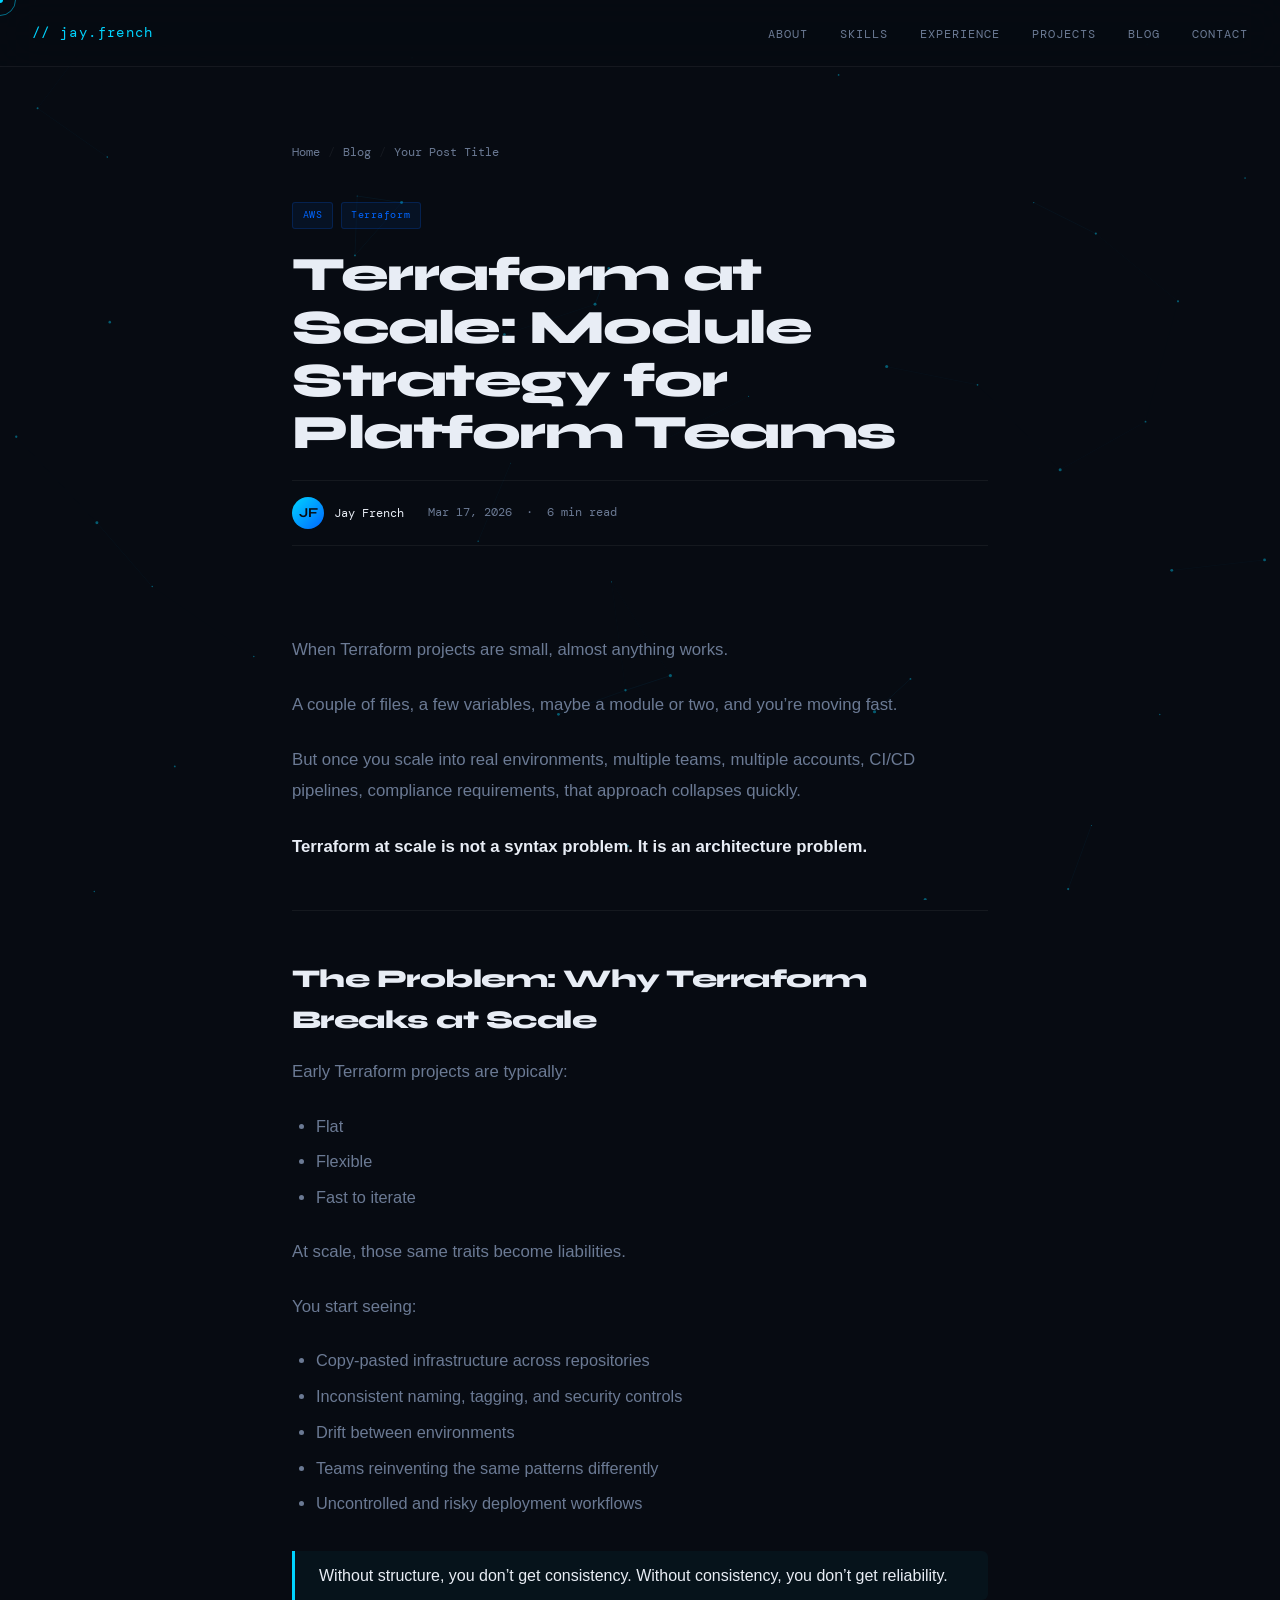
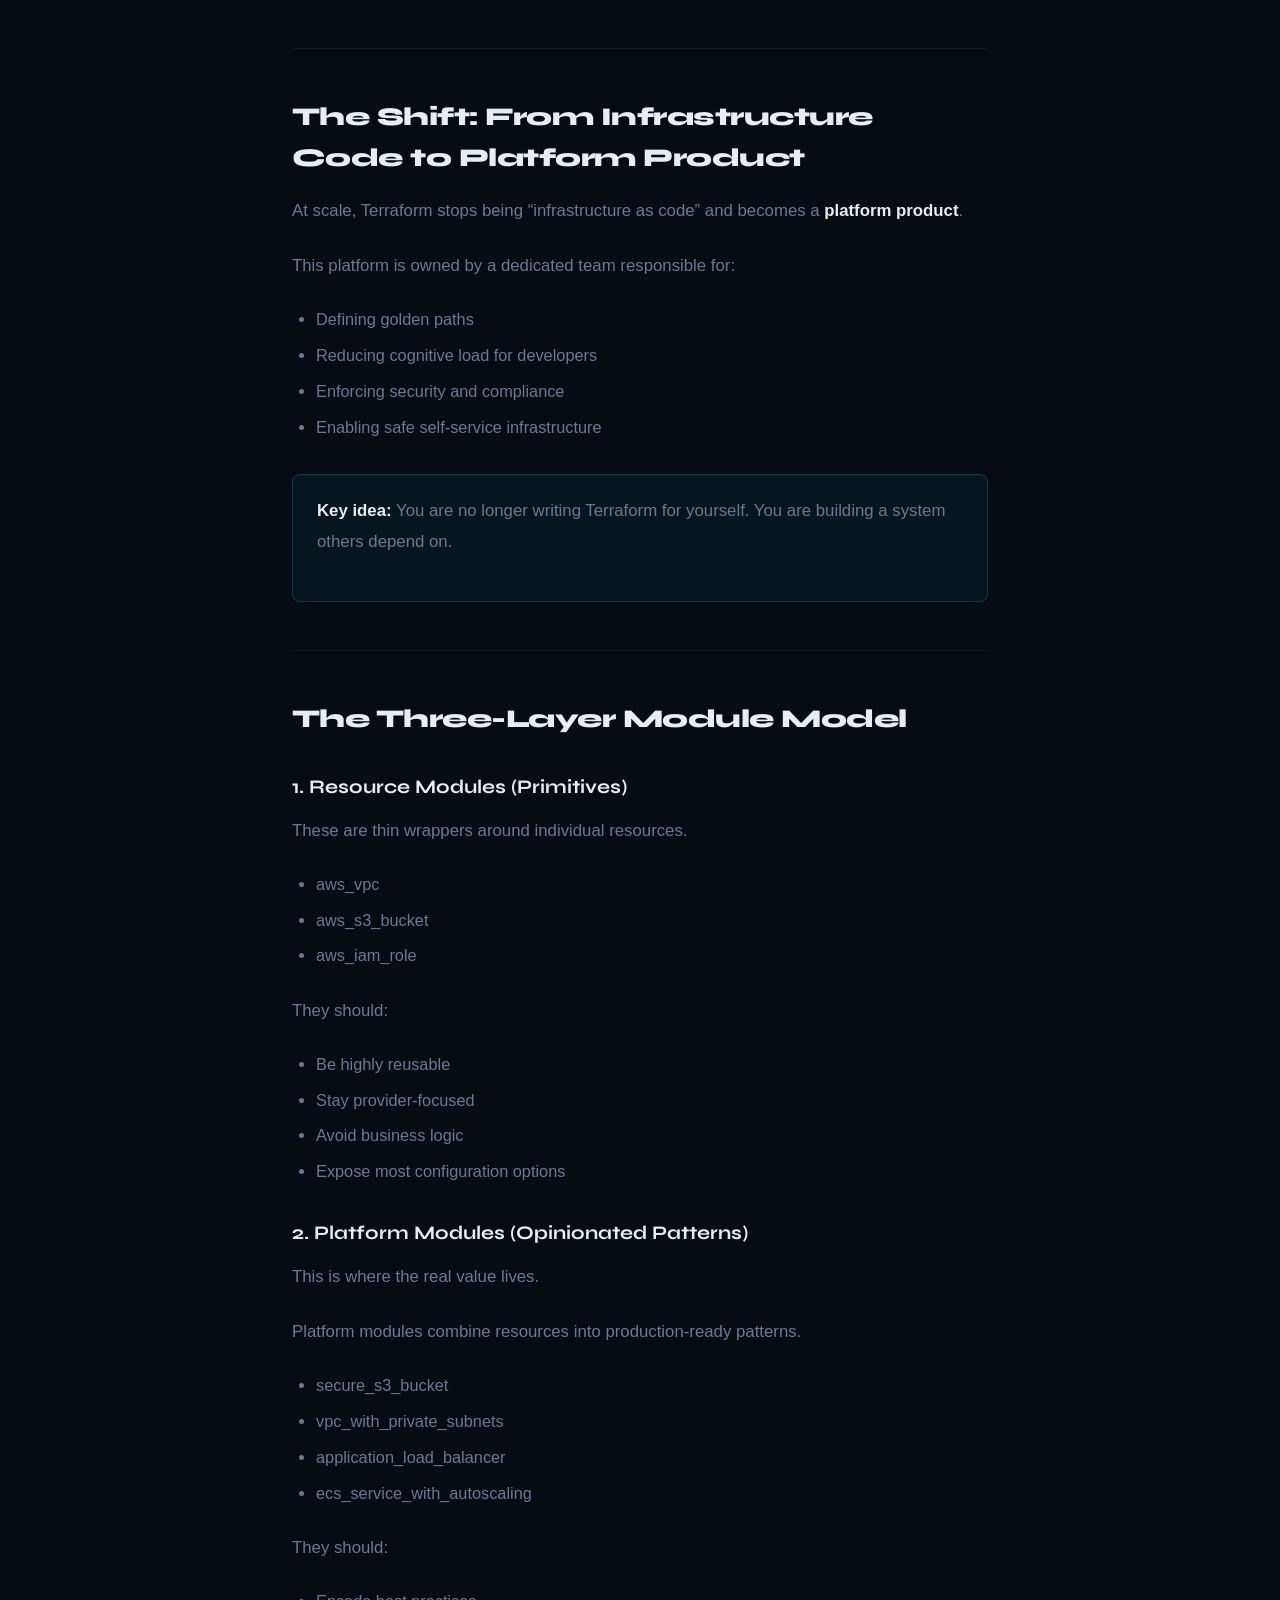
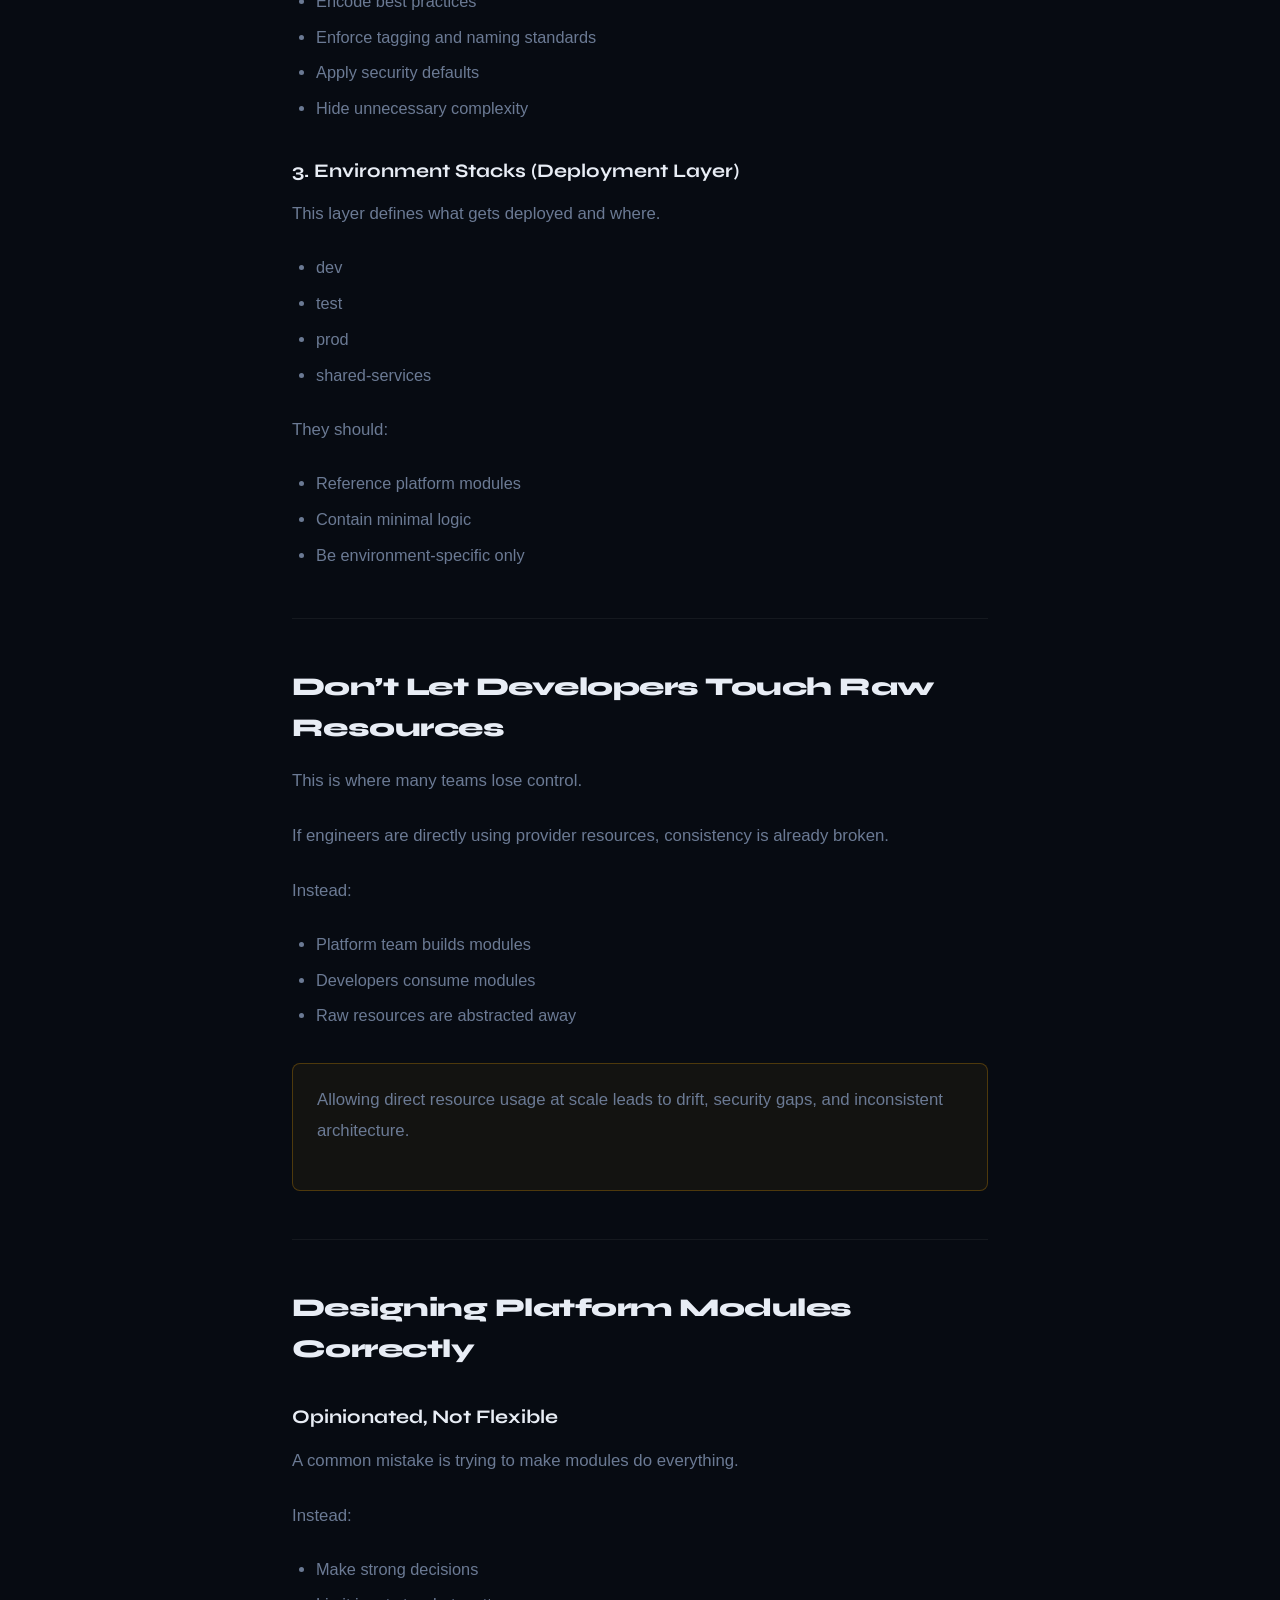
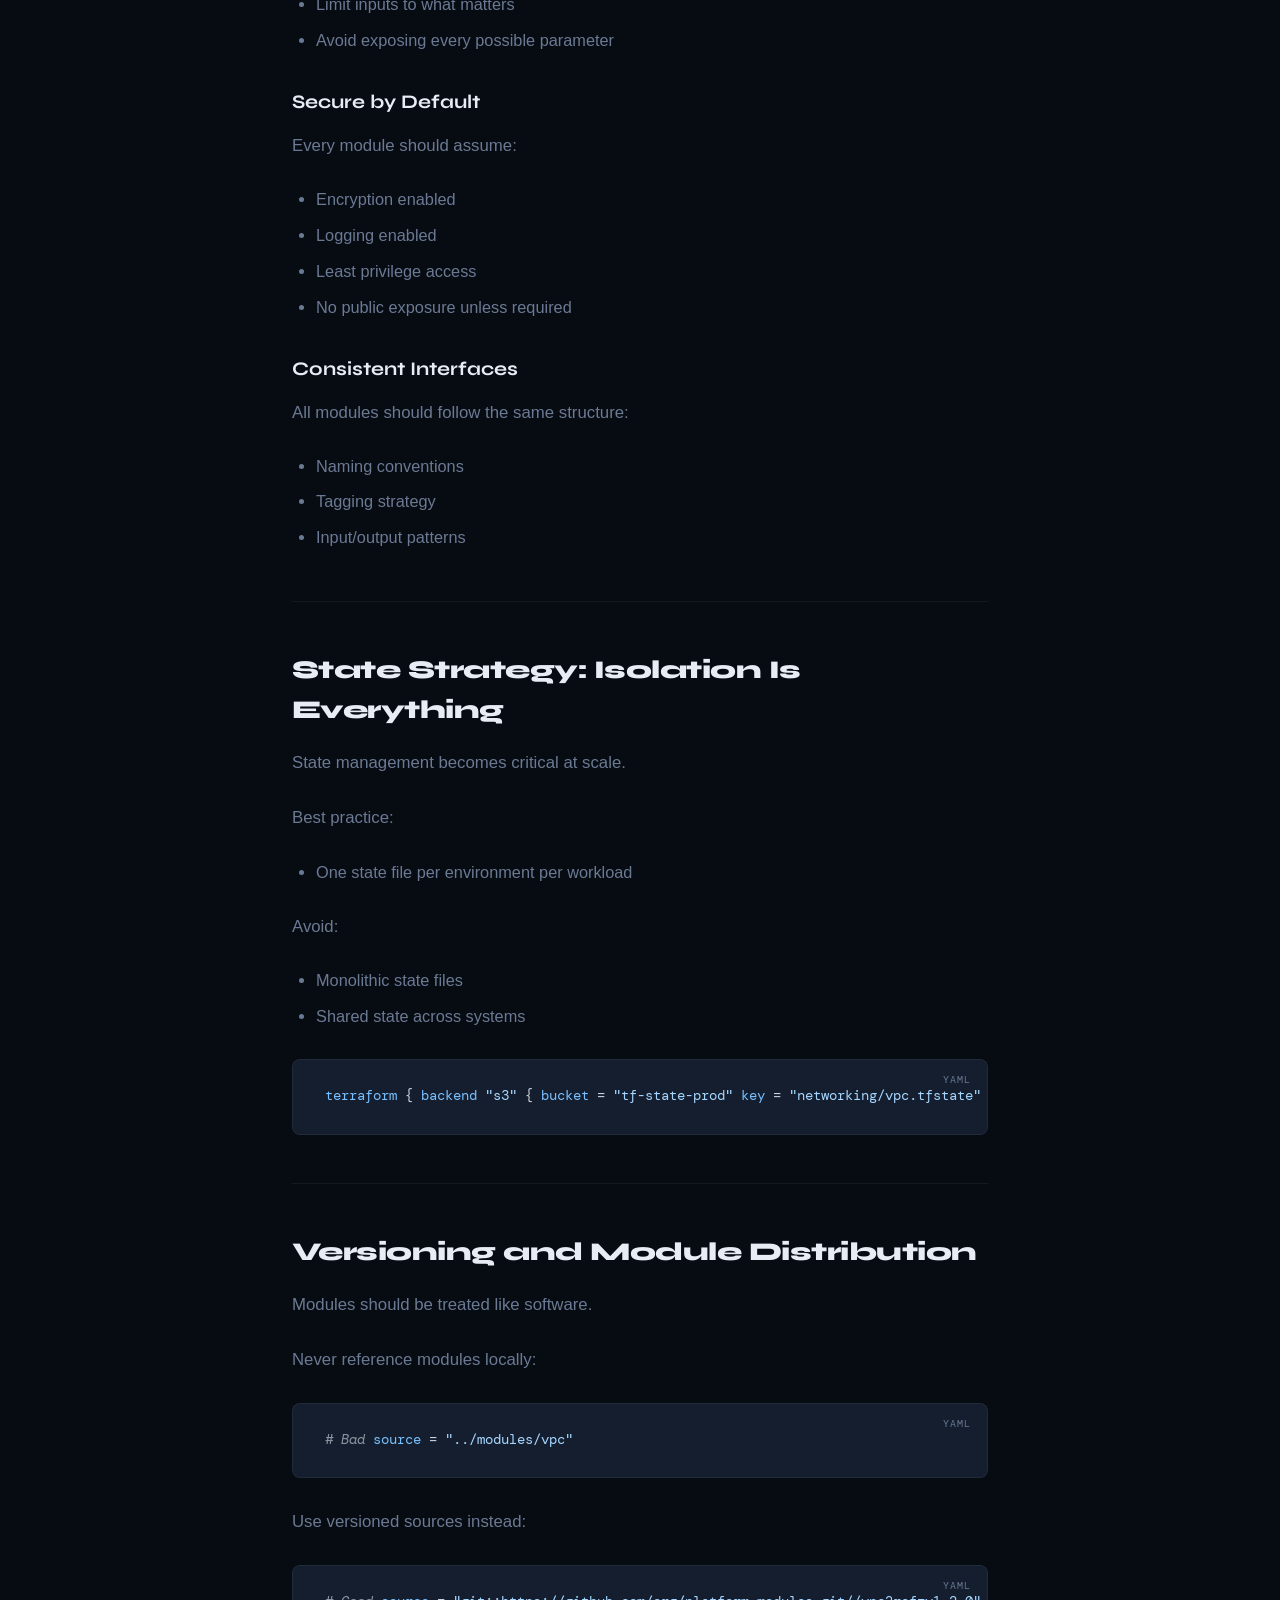
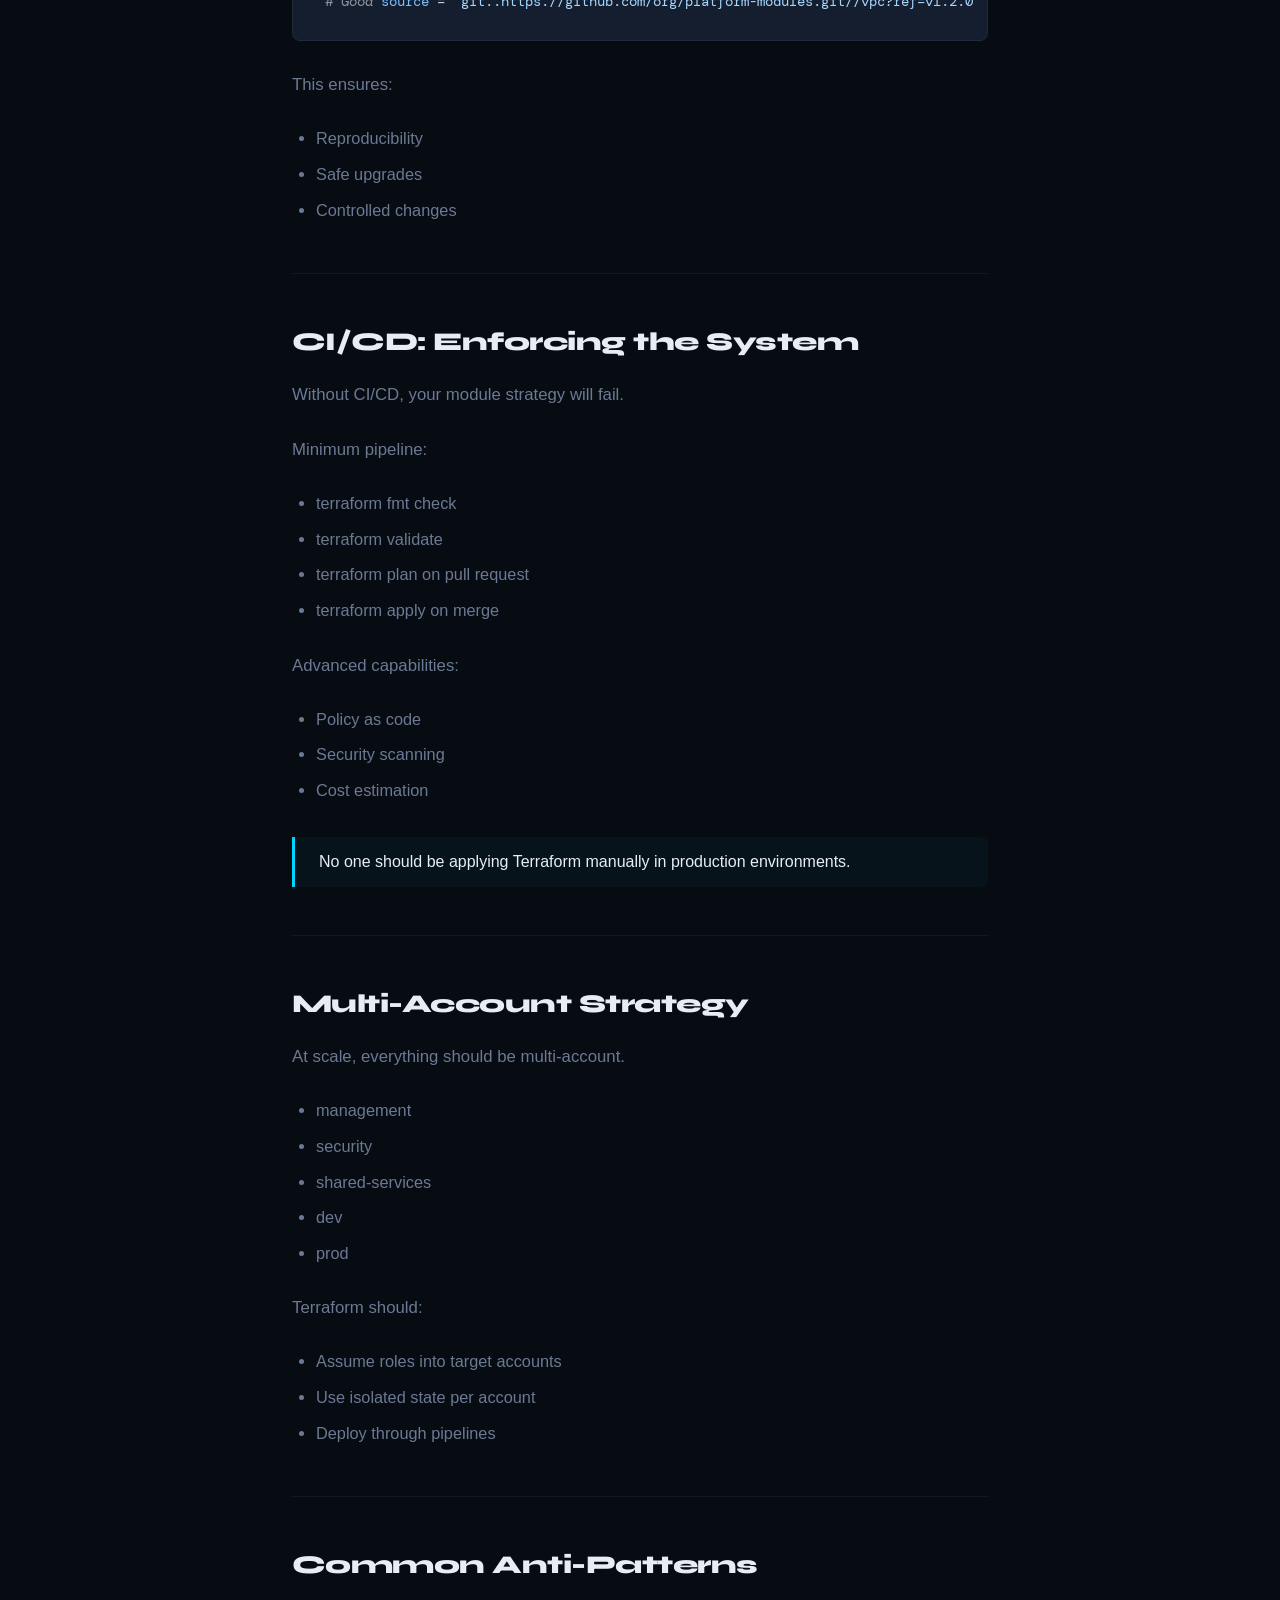
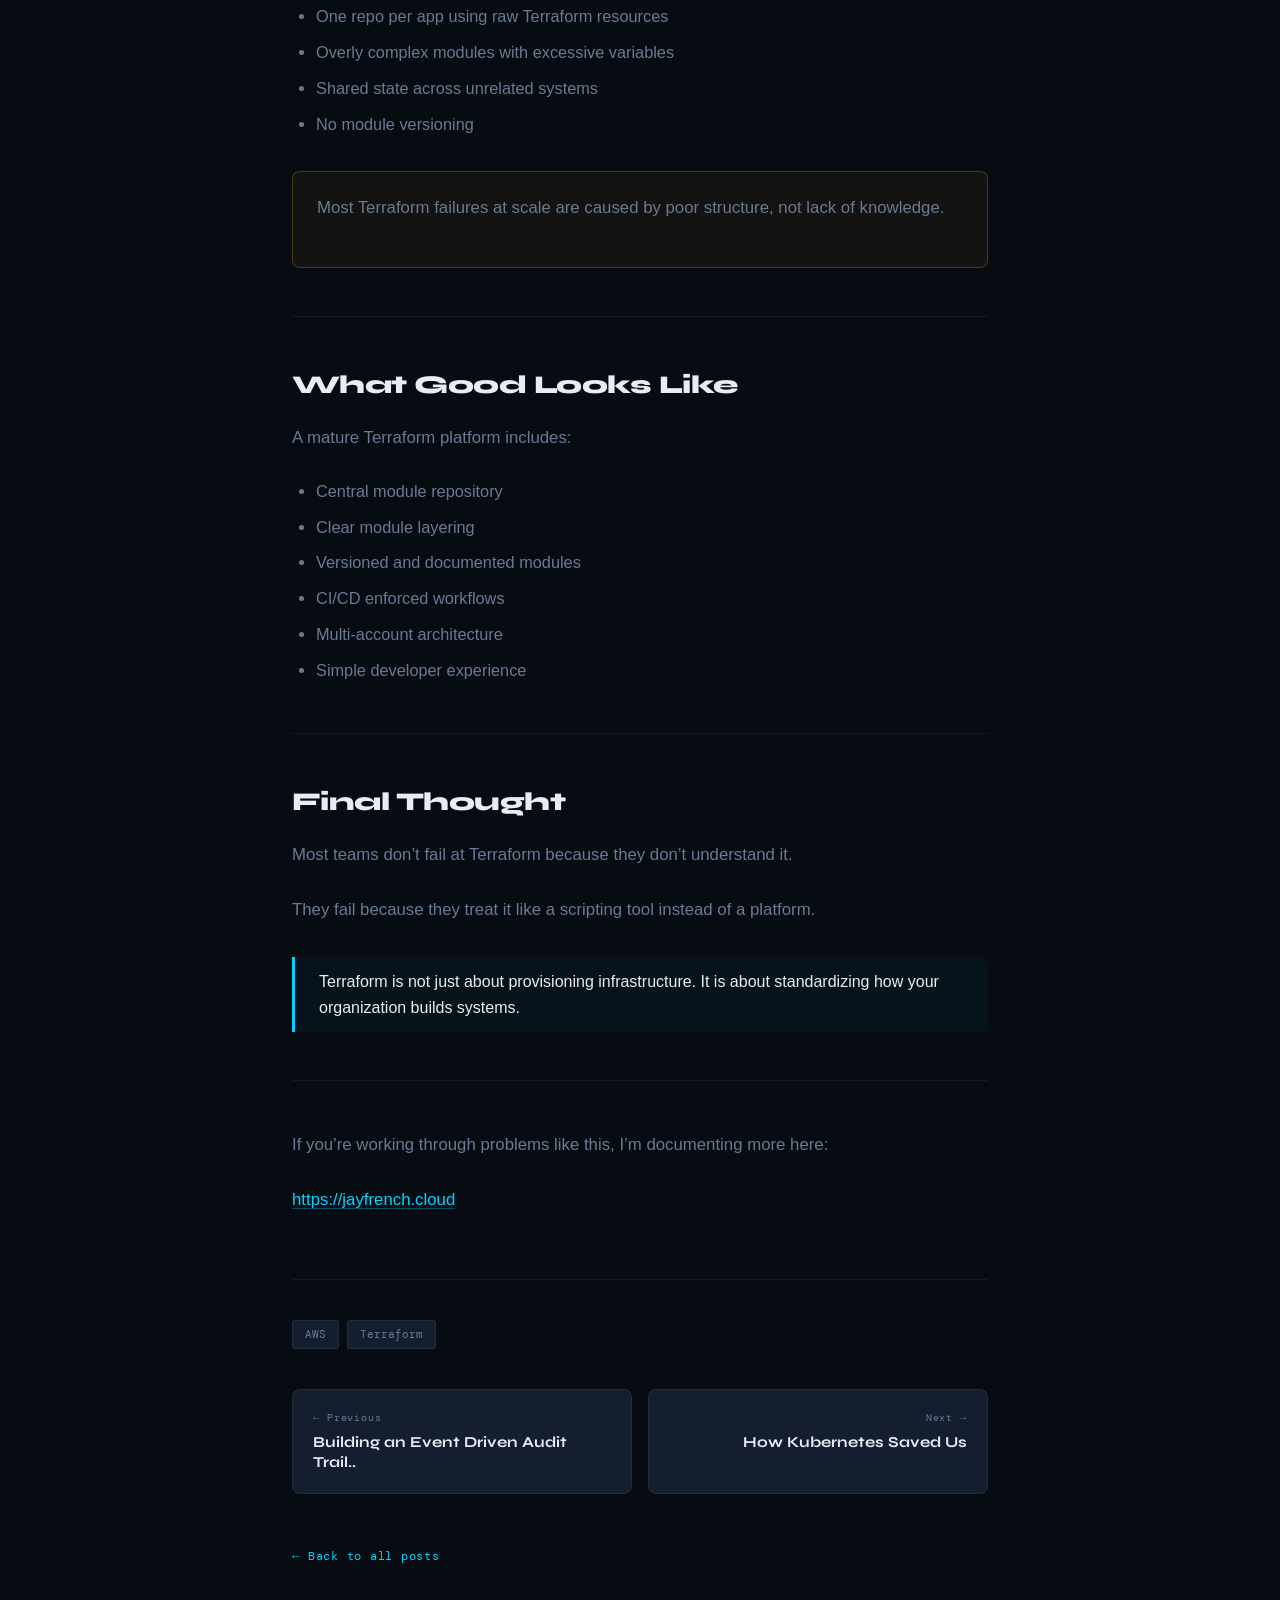
<file: site/posts/terraform-at-scale.html>
<!DOCTYPE html>
<html lang="en">
<head>
  <meta charset="UTF-8" />
  <meta name="viewport" content="width=device-width, initial-scale=1.0" />
  <!--
  ╔══════════════════════════════════════════════════════════════╗
  ║           BLOG POST TEMPLATE — HOW TO USE                   ║
  ╠══════════════════════════════════════════════════════════════╣
  ║  1. Copy this file to /posts/your-post-slug.html            ║
  ║  2. Update all fields marked with "EDIT:" below             ║
  ║  3. Write your post content inside <article class="prose">  ║
  ║  4. Add a link to blog.html in the posts grid               ║
  ║  5. Optionally add a card to index.html blog preview        ╚══════════════════════════════════════════════════════════════╝
  -->
  <!-- EDIT: Page title -->
  <title>Terraform at Scale — Jay French</title>
  <!-- EDIT: SEO description -->
  <meta name="description" content="A short description of this post for search engines and social sharing." />
  <!-- EDIT: Open Graph tags for social sharing -->
  <meta property="og:title" content="Your Post Title" />
  <meta property="og:description" content="A short description for social sharing." />
  <meta property="og:type" content="article" />

  <link rel="preconnect" href="https://fonts.googleapis.com" />
  <link rel="preconnect" href="https://fonts.gstatic.com" crossorigin />
  <link href="https://fonts.googleapis.com/css2?family=Syne:wght@400;600;700;800&family=DM+Mono:wght@300;400;500&family=Cabinet+Grotesk:wght@300;400;500;700&display=swap" rel="stylesheet" />
  <style>
    *, *::before, *::after { box-sizing: border-box; margin: 0; padding: 0; }
    :root {
      --bg:        #070b12;
      --bg2:       #0d1421;
      --surface:   #141e2e;
      --border:    rgba(255,255,255,0.06);
      --primary:   #00d4ff;
      --accent:    #0066ff;
      --green:     #00ffaa;
      --text:      #e8edf5;
      --muted:     #6b7a94;
      --font-display: 'Syne', sans-serif;
      --font-body:    'Cabinet Grotesk', sans-serif;
      --font-mono:    'DM Mono', monospace;
    }
    html { scroll-behavior: smooth; }
    body { background: var(--bg); color: var(--text); font-family: var(--font-body); font-size: 16px; line-height: 1.6; overflow-x: hidden; cursor: none; }
    #cursor-dot, #cursor-ring { position: fixed; top: 0; left: 0; border-radius: 50%; pointer-events: none; z-index: 9999; transform: translate(-50%, -50%); }
    #cursor-dot { width: 6px; height: 6px; background: var(--primary); }
    #cursor-ring { width: 32px; height: 32px; border: 1.5px solid rgba(0,212,255,0.5); transition: width 0.25s, height 0.25s; }
    #bg-canvas { position: fixed; inset: 0; z-index: 0; pointer-events: none; }

    /* NAV */
    nav { position: fixed; top: 0; left: 0; right: 0; z-index: 100; padding: 1.25rem 2rem; display: flex; align-items: center; justify-content: space-between; background: rgba(7,11,18,0.85); backdrop-filter: blur(20px); border-bottom: 1px solid var(--border); }
    .nav-logo { font-family: var(--font-mono); font-size: 0.85rem; color: var(--primary); letter-spacing: 0.1em; text-decoration: none; }
    .nav-links { display: flex; gap: 2rem; list-style: none; }
    .nav-links a { font-family: var(--font-mono); font-size: 0.78rem; color: var(--muted); text-decoration: none; letter-spacing: 0.08em; text-transform: uppercase; transition: color 0.2s; }
    .nav-links a:hover { color: var(--primary); }

    /* PROGRESS BAR */
    #progress-bar { position: fixed; top: 0; left: 0; height: 2px; background: linear-gradient(90deg, var(--primary), var(--accent)); z-index: 200; width: 0%; transition: width 0.1s; }

    /* LAYOUT */
    .post-wrapper { position: relative; z-index: 1; max-width: 760px; margin: 0 auto; padding: 9rem 2rem 6rem; }

    /* BREADCRUMB */
    .breadcrumb { font-family: var(--font-mono); font-size: 0.72rem; color: var(--muted); margin-bottom: 2.5rem; display: flex; align-items: center; gap: 0.5rem; }
    .breadcrumb a { color: var(--muted); text-decoration: none; transition: color 0.2s; }
    .breadcrumb a:hover { color: var(--primary); }
    .breadcrumb span { color: var(--border); }

    /* POST HEADER */
    .post-header { margin-bottom: 3rem; }
    .post-tags { display: flex; gap: 0.5rem; flex-wrap: wrap; margin-bottom: 1.25rem; }
    .post-tag { font-family: var(--font-mono); font-size: 0.65rem; color: var(--accent); background: rgba(0,102,255,0.08); border: 1px solid rgba(0,102,255,0.2); padding: 0.25rem 0.6rem; border-radius: 3px; letter-spacing: 0.05em; }
    .post-title { font-family: var(--font-display); font-size: clamp(2rem, 4.5vw, 3rem); font-weight: 800; letter-spacing: -0.03em; line-height: 1.1; margin-bottom: 1.25rem; }
    .post-meta-bar { display: flex; align-items: center; gap: 1.5rem; flex-wrap: wrap; padding: 1rem 0; border-top: 1px solid var(--border); border-bottom: 1px solid var(--border); margin-bottom: 0; }
    .post-author { display: flex; align-items: center; gap: 0.65rem; }
    .author-avatar { width: 32px; height: 32px; border-radius: 50%; background: linear-gradient(135deg, var(--primary), var(--accent)); display: flex; align-items: center; justify-content: center; font-size: 0.85rem; font-weight: 700; color: var(--bg); font-family: var(--font-display); flex-shrink: 0; }
    .author-name { font-family: var(--font-mono); font-size: 0.75rem; color: var(--text); }
    .post-date-read { font-family: var(--font-mono); font-size: 0.72rem; color: var(--muted); }

    /* ARTICLE PROSE */
    .prose { padding-top: 2.5rem; }
    .prose p { color: var(--muted); font-size: 1.05rem; line-height: 1.85; margin-bottom: 1.5rem; }
    .prose p strong { color: var(--text); font-weight: 600; }
    .prose h2 { font-family: var(--font-display); font-size: 1.6rem; font-weight: 800; letter-spacing: -0.02em; color: var(--text); margin-top: 3rem; margin-bottom: 1rem; }
    .prose h3 { font-family: var(--font-display); font-size: 1.2rem; font-weight: 700; color: var(--text); margin-top: 2rem; margin-bottom: 0.75rem; }
    .prose ul, .prose ol { color: var(--muted); font-size: 1.02rem; line-height: 1.8; margin-bottom: 1.5rem; padding-left: 1.5rem; }
    .prose li { margin-bottom: 0.4rem; }
    .prose li strong { color: var(--text); }
    .prose a { color: var(--primary); text-decoration: underline; text-underline-offset: 3px; text-decoration-color: rgba(0,212,255,0.35); transition: text-decoration-color 0.2s; }
    .prose a:hover { text-decoration-color: var(--primary); }
    .prose blockquote { border-left: 3px solid var(--primary); padding: 0.75rem 1.5rem; margin: 2rem 0; background: rgba(0,212,255,0.04); border-radius: 0 6px 6px 0; }
    .prose blockquote p { color: var(--text); font-style: italic; margin-bottom: 0; }
    .prose hr { border: none; border-top: 1px solid var(--border); margin: 3rem 0; }

    /* Code blocks */
    .prose pre {
      background: var(--surface);
      border: 1px solid var(--border);
      border-radius: 8px;
      padding: 1.5rem;
      overflow-x: auto;
      margin: 1.75rem 0;
      position: relative;
    }
    .prose pre::before {
      content: attr(data-lang);
      position: absolute; top: 0.75rem; right: 1rem;
      font-family: var(--font-mono); font-size: 0.65rem;
      color: var(--muted); letter-spacing: 0.1em; text-transform: uppercase;
    }
    .prose code {
      font-family: var(--font-mono);
      font-size: 0.88em;
      color: var(--primary);
    }
    .prose pre code {
      color: #c9d1d9;
      font-size: 0.85rem;
      line-height: 1.7;
    }
    /* Syntax highlight tokens */
    .tok-k  { color: #ff7b72; } /* keyword */
    .tok-s  { color: #a5d6ff; } /* string */
    .tok-c  { color: #8b949e; font-style: italic; } /* comment */
    .tok-f  { color: #d2a8ff; } /* function */
    .tok-n  { color: #79c0ff; } /* name/variable */
    .tok-v  { color: #ffa657; } /* value/number */
    .tok-p  { color: #c9d1d9; } /* punctuation */

    /* Callout box */
    .callout {
      background: rgba(0,212,255,0.05);
      border: 1px solid rgba(0,212,255,0.2);
      border-radius: 8px;
      padding: 1.25rem 1.5rem;
      margin: 2rem 0;
      display: flex; gap: 1rem; align-items: flex-start;
    }
    .callout-icon { font-size: 1.2rem; flex-shrink: 0; margin-top: 0.1rem; }
    .callout-body { font-size: 0.95rem; color: var(--muted); line-height: 1.75; }
    .callout-body strong { color: var(--primary); }
    .callout.warning { background: rgba(255,170,0,0.05); border-color: rgba(255,170,0,0.25); }
    .callout.warning .callout-body strong { color: #ffaa00; }

    /* POST FOOTER */
    .post-footer { margin-top: 4rem; padding-top: 2.5rem; border-top: 1px solid var(--border); }
    .post-footer-tags { display: flex; gap: 0.5rem; flex-wrap: wrap; margin-bottom: 2.5rem; }
    .post-footer-tag { font-family: var(--font-mono); font-size: 0.68rem; color: var(--muted); background: var(--surface); border: 1px solid var(--border); padding: 0.3rem 0.75rem; border-radius: 3px; }
    .post-nav { display: grid; grid-template-columns: 1fr 1fr; gap: 1rem; margin-bottom: 3rem; }
    .post-nav-item { background: var(--surface); border: 1px solid var(--border); border-radius: 8px; padding: 1.25rem; text-decoration: none; color: inherit; transition: border-color 0.2s; }
    .post-nav-item:hover { border-color: rgba(0,212,255,0.3); }
    .post-nav-dir { font-family: var(--font-mono); font-size: 0.65rem; color: var(--muted); letter-spacing: 0.08em; margin-bottom: 0.4rem; }
    .post-nav-title { font-family: var(--font-display); font-size: 0.95rem; font-weight: 700; color: var(--text); line-height: 1.3; }
    .post-nav-item.next { text-align: right; }

    .back-link { display: inline-flex; align-items: center; gap: 0.5rem; font-family: var(--font-mono); font-size: 0.78rem; color: var(--primary); text-decoration: none; letter-spacing: 0.06em; transition: gap 0.2s; }
    .back-link:hover { gap: 0.75rem; }

    @media (max-width: 600px) {
      body { cursor: auto; }
      #cursor-dot, #cursor-ring { display: none; }
      .post-nav { grid-template-columns: 1fr; }
    }
  </style>
</head>
<body>

  <div id="cursor-dot"></div>
  <div id="cursor-ring"></div>
  <div id="progress-bar"></div>
  <canvas id="bg-canvas"></canvas>

  <nav>
    <a href="../index.html" class="nav-logo">// jay.french</a>
    <ul class="nav-links">
      <li><a href="../index.html#about">About</a></li>
      <li><a href="../index.html#skills">Skills</a></li>
      <li><a href="../index.html#experience">Experience</a></li>
      <li><a href="../index.html#projects">Projects</a></li>
      <li><a href="../blog.html">Blog</a></li>
      <li><a href="../index.html#contact">Contact</a></li>
    </ul>
  </nav>

  <div class="post-wrapper">

    <!-- Breadcrumb -->
    <div class="breadcrumb">
      <a href="../index.html">Home</a>
      <span>/</span>
      <a href="../blog.html">Blog</a>
      <span>/</span>
      <!-- EDIT: Short version of your post title -->
      <span style="color:var(--muted)">Your Post Title</span>
    </div>

    <!-- POST HEADER -->
    <header class="post-header">
      <!-- EDIT: Add relevant tags (e.g. Kubernetes, AWS, Terraform, DevOps, FinOps, Security, GCP) -->
      <div class="post-tags">
        <span class="post-tag">AWS</span>
        <span class="post-tag">Terraform</span>
      </div>
      <!-- EDIT: Full post title -->
      <h1 class="post-title">Terraform at Scale: Module Strategy for Platform Teams</h1>
      <div class="post-meta-bar">
        <div class="post-author">
          <div class="author-avatar">JF</div>
          <span class="author-name">Jay French</span>
        </div>
        <!-- EDIT: Date and reading time -->
        <span class="post-date-read">Mar 17, 2026 &nbsp;·&nbsp; 6 min read</span>
      </div>
    </header>

    <!-- ════════════════════════════════════════════════════════════
         EDIT: WRITE YOUR POST CONTENT BELOW
         Available elements:
           <p> — paragraph
           <h2> — section heading
           <h3> — sub-heading
           <ul>/<ol>/<li> — lists
           <strong> — bold/emphasis
           <a href=""> — links
           <blockquote> — pull quotes
           <hr> — section divider
           <pre data-lang="yaml"> + <code> — code blocks
           <div class="callout"> — info callouts
           <div class="callout warning"> — warning callouts

            /* Syntax highlight tokens */
    .tok-k  { color: #ff7b72; } /* keyword */
    .tok-s  { color: #a5d6ff; } /* string */
    .tok-c  { color: #8b949e; font-style: italic; } /* comment */
    .tok-f  { color: #d2a8ff; } /* function */
    .tok-n  { color: #79c0ff; } /* name/variable */
    .tok-v  { color: #ffa657; } /* value/number */
    .tok-p  { color: #c9d1d9; } /* punctuation */
    ════════════════════════════════════════════════════════════════ -->
    <article class="prose">

      <p>When Terraform projects are small, almost anything works.</p> <p>A couple of files, a few variables, maybe a module or two, and you’re moving fast.</p> <p>But once you scale into real environments, multiple teams, multiple accounts, CI/CD pipelines, compliance requirements, that approach collapses quickly.</p> <p><strong>Terraform at scale is not a syntax problem. It is an architecture problem.</strong></p> <hr> <h2>The Problem: Why Terraform Breaks at Scale</h2> <p>Early Terraform projects are typically:</p> <ul> <li>Flat</li> <li>Flexible</li> <li>Fast to iterate</li> </ul> <p>At scale, those same traits become liabilities.</p> <p>You start seeing:</p> <ul> <li>Copy-pasted infrastructure across repositories</li> <li>Inconsistent naming, tagging, and security controls</li> <li>Drift between environments</li> <li>Teams reinventing the same patterns differently</li> <li>Uncontrolled and risky deployment workflows</li> </ul> <blockquote>Without structure, you don’t get consistency. Without consistency, you don’t get reliability.</blockquote> <hr> <h2>The Shift: From Infrastructure Code to Platform Product</h2> <p>At scale, Terraform stops being “infrastructure as code” and becomes a <strong>platform product</strong>.</p> <p>This platform is owned by a dedicated team responsible for:</p> <ul> <li>Defining golden paths</li> <li>Reducing cognitive load for developers</li> <li>Enforcing security and compliance</li> <li>Enabling safe self-service infrastructure</li> </ul> <div class="callout"> <p><strong>Key idea:</strong> You are no longer writing Terraform for yourself. You are building a system others depend on.</p> </div> <hr> <h2>The Three-Layer Module Model</h2> <h3>1. Resource Modules (Primitives)</h3> <p>These are thin wrappers around individual resources.</p> <ul> <li>aws_vpc</li> <li>aws_s3_bucket</li> <li>aws_iam_role</li> </ul> <p>They should:</p> <ul> <li>Be highly reusable</li> <li>Stay provider-focused</li> <li>Avoid business logic</li> <li>Expose most configuration options</li> </ul> <h3>2. Platform Modules (Opinionated Patterns)</h3> <p>This is where the real value lives.</p> <p>Platform modules combine resources into production-ready patterns.</p> <ul> <li>secure_s3_bucket</li> <li>vpc_with_private_subnets</li> <li>application_load_balancer</li> <li>ecs_service_with_autoscaling</li> </ul> <p>They should:</p> <ul> <li>Encode best practices</li> <li>Enforce tagging and naming standards</li> <li>Apply security defaults</li> <li>Hide unnecessary complexity</li> </ul> <h3>3. Environment Stacks (Deployment Layer)</h3> <p>This layer defines what gets deployed and where.</p> <ul> <li>dev</li> <li>test</li> <li>prod</li> <li>shared-services</li> </ul> <p>They should:</p> <ul> <li>Reference platform modules</li> <li>Contain minimal logic</li> <li>Be environment-specific only</li> </ul> <hr> <h2>Don’t Let Developers Touch Raw Resources</h2> <p>This is where many teams lose control.</p> <p>If engineers are directly using provider resources, consistency is already broken.</p> <p>Instead:</p> <ul> <li>Platform team builds modules</li> <li>Developers consume modules</li> <li>Raw resources are abstracted away</li> </ul> <div class="callout warning"> <p>Allowing direct resource usage at scale leads to drift, security gaps, and inconsistent architecture.</p> </div> <hr> <h2>Designing Platform Modules Correctly</h2> <h3>Opinionated, Not Flexible</h3> <p>A common mistake is trying to make modules do everything.</p> <p>Instead:</p> <ul> <li>Make strong decisions</li> <li>Limit inputs to what matters</li> <li>Avoid exposing every possible parameter</li> </ul> <h3>Secure by Default</h3> <p>Every module should assume:</p> <ul> <li>Encryption enabled</li> <li>Logging enabled</li> <li>Least privilege access</li> <li>No public exposure unless required</li> </ul> <h3>Consistent Interfaces</h3> <p>All modules should follow the same structure:</p> <ul> <li>Naming conventions</li> <li>Tagging strategy</li> <li>Input/output patterns</li> </ul> <hr> <h2>State Strategy: Isolation Is Everything</h2> <p>State management becomes critical at scale.</p> <p>Best practice:</p> <ul> <li>One state file per environment per workload</li> </ul> <p>Avoid:</p> <ul> <li>Monolithic state files</li> <li>Shared state across systems</li> </ul> <pre data-lang="yaml"><code> <span class="tok-n">terraform</span> <span class="tok-p">{</span> <span class="tok-n">backend</span> <span class="tok-s">"s3"</span> <span class="tok-p">{</span> <span class="tok-n">bucket</span> <span class="tok-p">=</span> <span class="tok-s">"tf-state-prod"</span> <span class="tok-n">key</span> <span class="tok-p">=</span> <span class="tok-s">"networking/vpc.tfstate"</span> <span class="tok-n">region</span> <span class="tok-p">=</span> <span class="tok-s">"us-east-1"</span> <span class="tok-n">dynamodb_table</span> <span class="tok-p">=</span> <span class="tok-s">"tf-locks"</span> <span class="tok-p">}</span> <span class="tok-p">}</span> </code></pre> <hr> <h2>Versioning and Module Distribution</h2> <p>Modules should be treated like software.</p> <p>Never reference modules locally:</p> <pre data-lang="yaml"><code> <span class="tok-c"># Bad</span> <span class="tok-n">source</span> <span class="tok-p">=</span> <span class="tok-s">"../modules/vpc"</span> </code></pre> <p>Use versioned sources instead:</p> <pre data-lang="yaml"><code> <span class="tok-c"># Good</span> <span class="tok-n">source</span> <span class="tok-p">=</span> <span class="tok-s">"git::https://github.com/org/platform-modules.git//vpc?ref=v1.2.0"</span> </code></pre> <p>This ensures:</p> <ul> <li>Reproducibility</li> <li>Safe upgrades</li> <li>Controlled changes</li> </ul> <hr> <h2>CI/CD: Enforcing the System</h2> <p>Without CI/CD, your module strategy will fail.</p> <p>Minimum pipeline:</p> <ul> <li>terraform fmt check</li> <li>terraform validate</li> <li>terraform plan on pull request</li> <li>terraform apply on merge</li> </ul> <p>Advanced capabilities:</p> <ul> <li>Policy as code</li> <li>Security scanning</li> <li>Cost estimation</li> </ul> <blockquote>No one should be applying Terraform manually in production environments.</blockquote> <hr> <h2>Multi-Account Strategy</h2> <p>At scale, everything should be multi-account.</p> <ul> <li>management</li> <li>security</li> <li>shared-services</li> <li>dev</li> <li>prod</li> </ul> <p>Terraform should:</p> <ul> <li>Assume roles into target accounts</li> <li>Use isolated state per account</li> <li>Deploy through pipelines</li> </ul> <hr> <h2>Common Anti-Patterns</h2> <ul> <li>One repo per app using raw Terraform resources</li> <li>Overly complex modules with excessive variables</li> <li>Shared state across unrelated systems</li> <li>No module versioning</li> </ul> <div class="callout warning"> <p>Most Terraform failures at scale are caused by poor structure, not lack of knowledge.</p> </div> <hr> <h2>What Good Looks Like</h2> <p>A mature Terraform platform includes:</p> <ul> <li>Central module repository</li> <li>Clear module layering</li> <li>Versioned and documented modules</li> <li>CI/CD enforced workflows</li> <li>Multi-account architecture</li> <li>Simple developer experience</li> </ul> <hr> <h2>Final Thought</h2> <p>Most teams don’t fail at Terraform because they don’t understand it.</p> <p>They fail because they treat it like a scripting tool instead of a platform.</p> <blockquote>Terraform is not just about provisioning infrastructure. It is about standardizing how your organization builds systems.</blockquote> <hr> <p>If you’re working through problems like this, I’m documenting more here:</p> <p><a href="https://jayfrench.cloud">https://jayfrench.cloud</a></p>

    

    </article>
    <!-- ════════════════════════════════════════════════════════════ -->

    <!-- POST FOOTER -->
    <footer class="post-footer">
      <!-- EDIT: Add tags relevant to the post content -->
      <div class="post-footer-tags">
        <span class="post-footer-tag">AWS</span>
        <span class="post-footer-tag">Terraform</span>
      </div>

      <!-- EDIT: Update prev/next post links -->
      <div class="post-nav">
        <a href="building-an-event-driven-audit-trail.html" class="post-nav-item">
          <div class="post-nav-dir">← Previous</div>
          <div class="post-nav-title">Building an Event Driven Audit Trail..</div>
        </a>
        <a href="how-kubernetes-saved-us.html" class="post-nav-item next">
          <div class="post-nav-dir">Next →</div>
          <div class="post-nav-title">How Kubernetes Saved Us</div>
        </a>
      </div>

      <a href="../blog.html" class="back-link">← Back to all posts</a>
    </footer>

  </div><!-- /post-wrapper -->

  <script>
    // Cursor
    const dot=document.getElementById('cursor-dot'),ring=document.getElementById('cursor-ring');
    let mx=0,my=0,rx=0,ry=0;
    document.addEventListener('mousemove',e=>{mx=e.clientX;my=e.clientY;});
    (function a(){rx+=(mx-rx)*.15;ry+=(my-ry)*.15;dot.style.left=mx+'px';dot.style.top=my+'px';ring.style.left=rx+'px';ring.style.top=ry+'px';requestAnimationFrame(a);})();

    // Reading progress bar
    const bar=document.getElementById('progress-bar');
    document.addEventListener('scroll',()=>{
      const el=document.documentElement;
      const pct=(el.scrollTop/(el.scrollHeight-el.clientHeight))*100;
      bar.style.width=pct+'%';
    });

    // Canvas
    const canvas=document.getElementById('bg-canvas'),ctx=canvas.getContext('2d');
    let W,H,ps=[];
    function resize(){W=canvas.width=window.innerWidth;H=canvas.height=window.innerHeight;}
    resize();window.addEventListener('resize',resize);
    for(let i=0;i<45;i++)ps.push({x:Math.random()*W,y:Math.random()*H,vx:(Math.random()-.5)*.25,vy:(Math.random()-.5)*.25,r:Math.random()*1.2+.4});
    function draw(){ctx.clearRect(0,0,W,H);for(let i=0;i<ps.length;i++)for(let j=i+1;j<ps.length;j++){const dx=ps[i].x-ps[j].x,dy=ps[i].y-ps[j].y,d=Math.sqrt(dx*dx+dy*dy);if(d<140){ctx.beginPath();ctx.moveTo(ps[i].x,ps[i].y);ctx.lineTo(ps[j].x,ps[j].y);ctx.strokeStyle=`rgba(0,180,255,${(1-d/140)*.15})`;ctx.lineWidth=.6;ctx.stroke();}}for(const p of ps){ctx.beginPath();ctx.arc(p.x,p.y,p.r,0,Math.PI*2);ctx.fillStyle='rgba(0,212,255,0.4)';ctx.fill();p.x+=p.vx;p.y+=p.vy;if(p.x<0||p.x>W)p.vx*=-1;if(p.y<0||p.y>H)p.vy*=-1;}requestAnimationFrame(draw);}
    draw();
  </script>
</body>
</html>
</file>
